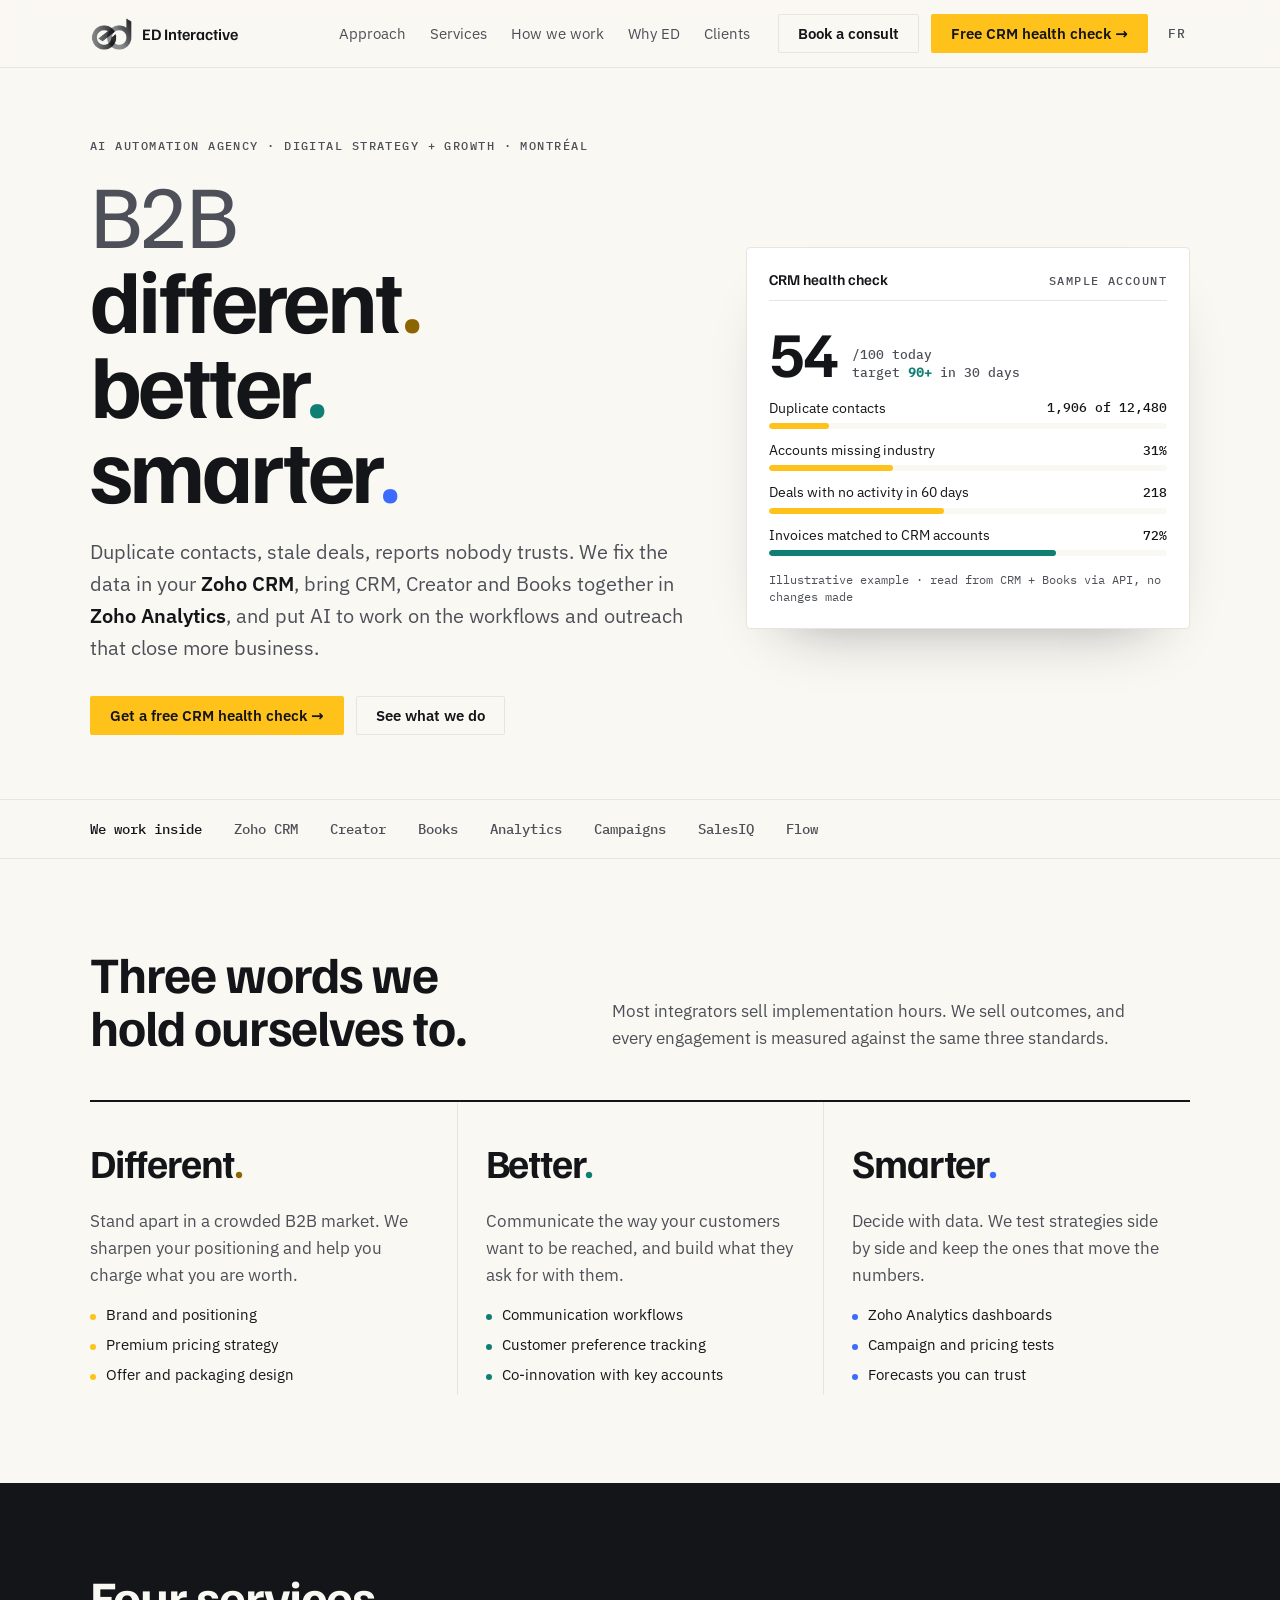
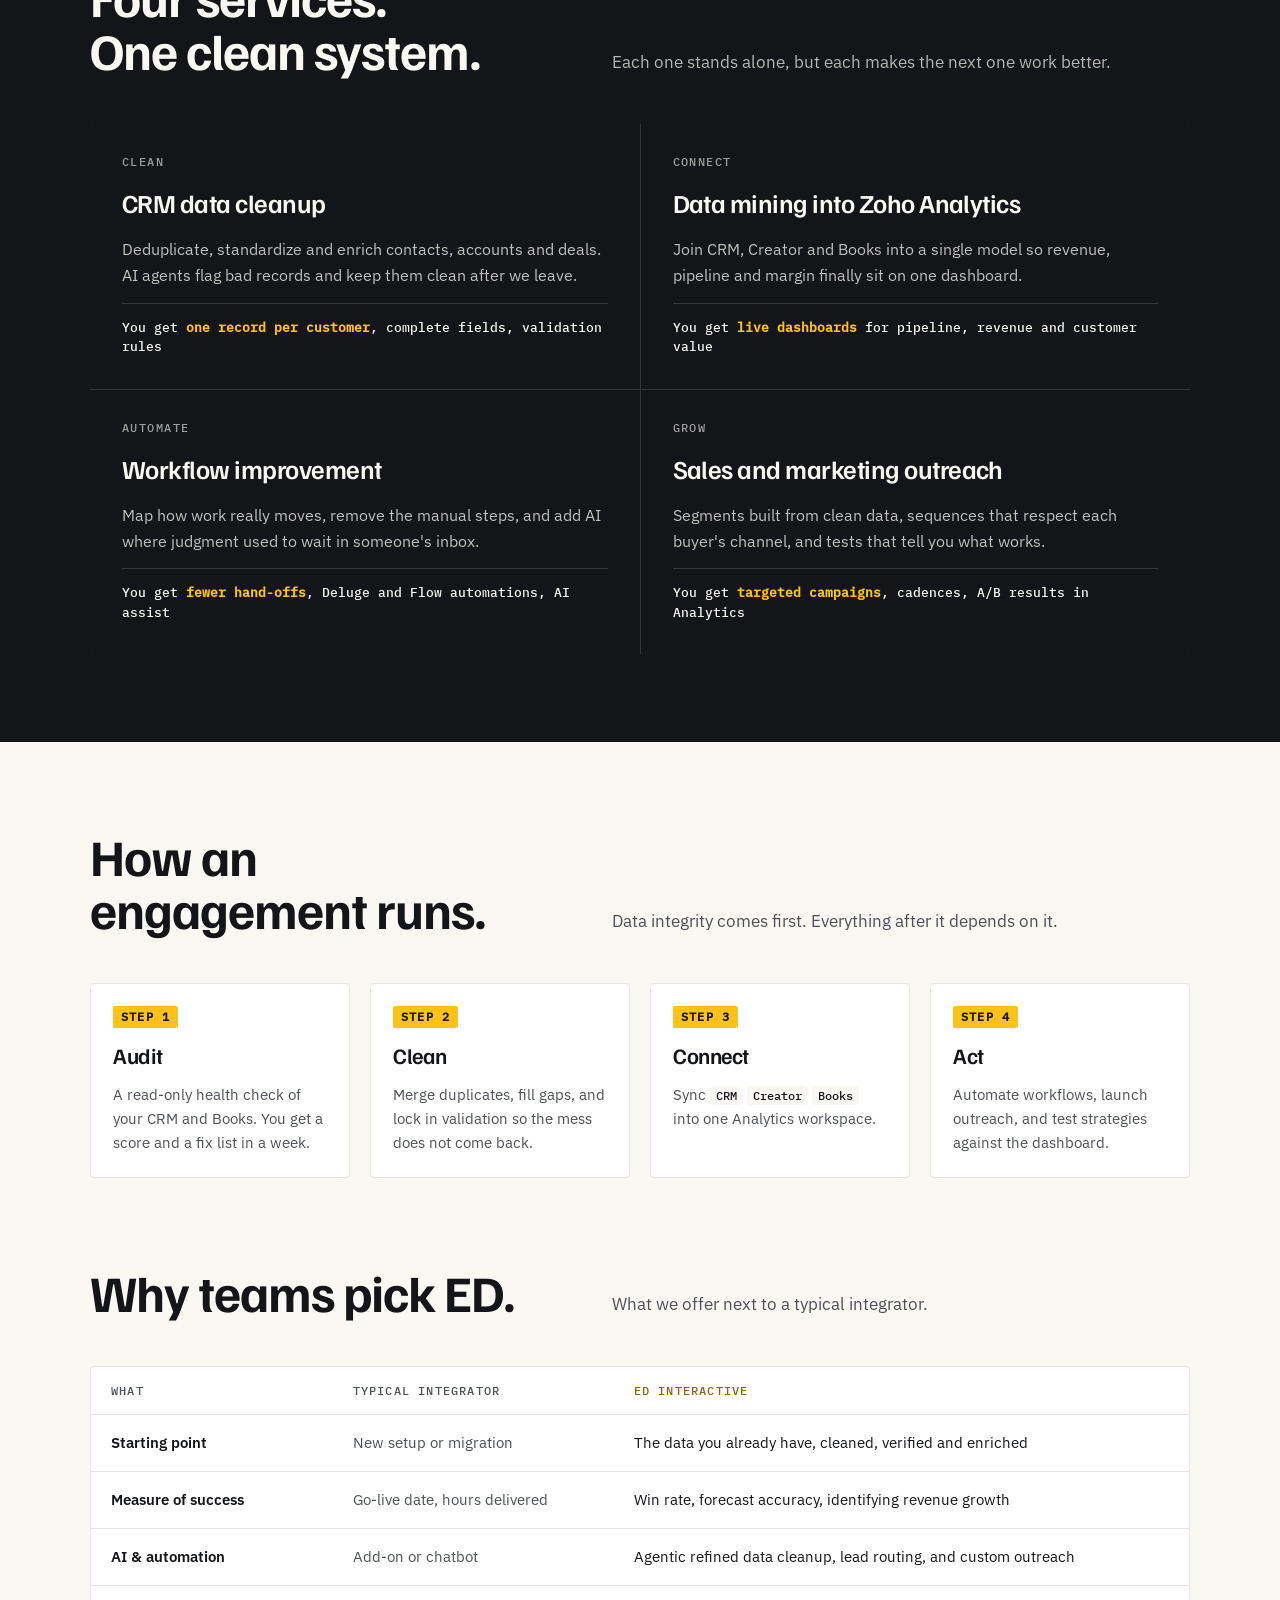
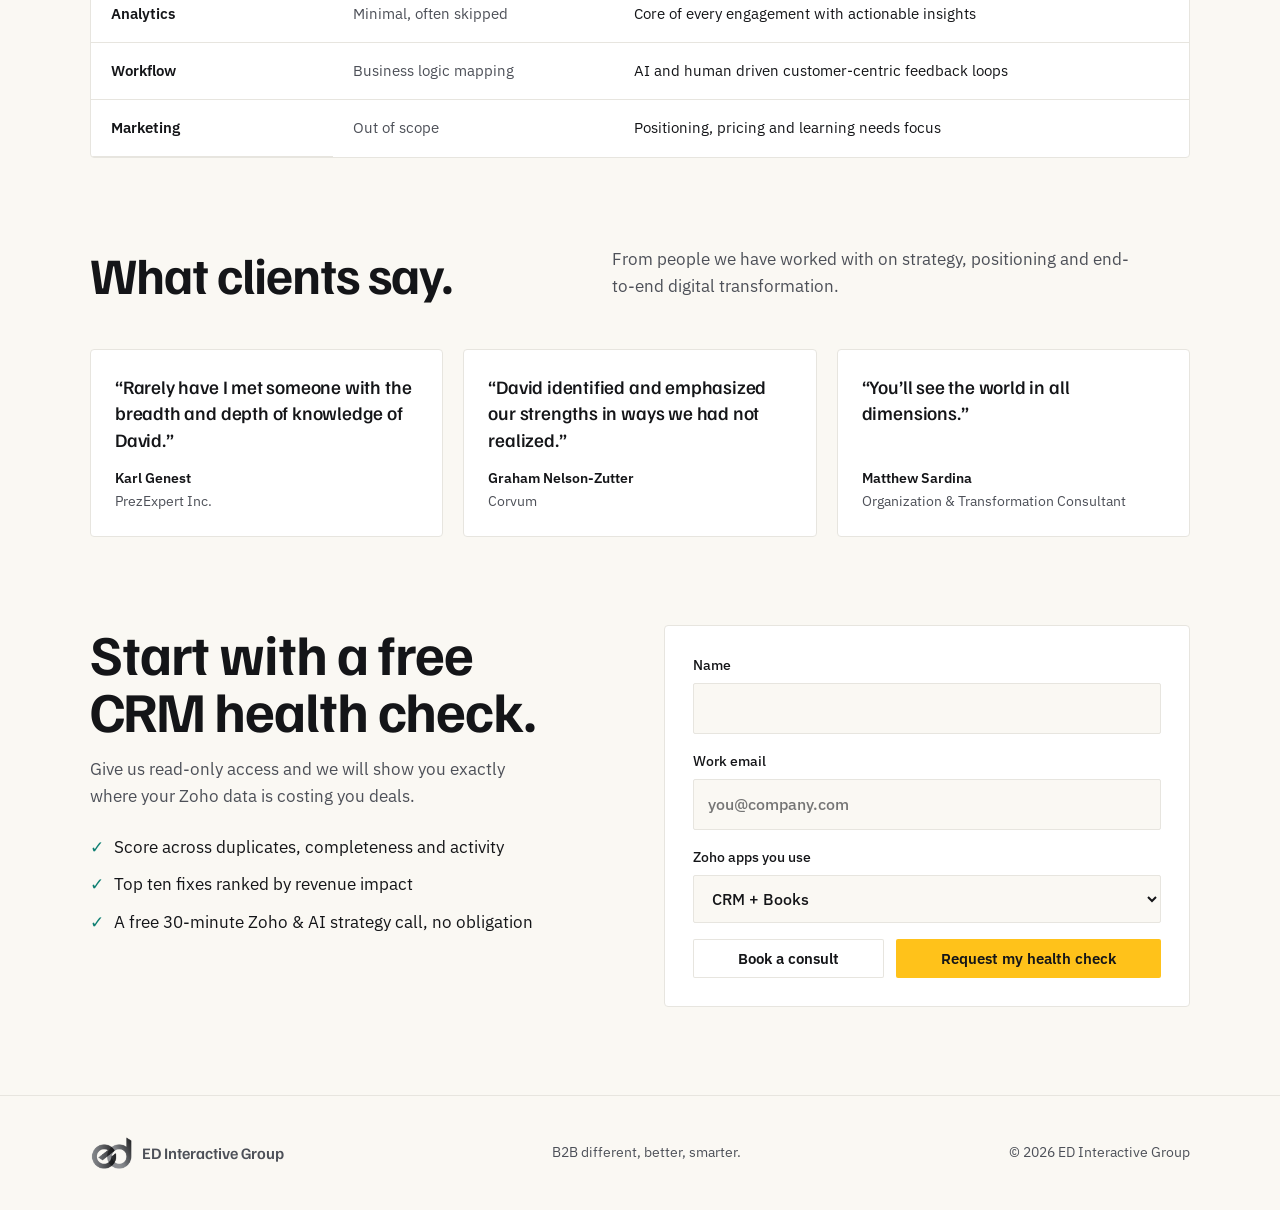
<file: index.html>
<!DOCTYPE html>
<html lang="en">
<head>
<meta charset="utf-8">
<meta name="viewport" content="width=device-width, initial-scale=1, viewport-fit=cover">
<title>ED Interactive Group | Evolving AI automation for Zoho</title>
<meta name="description" content="ED Interactive Group is an AI automation agency for Zoho. We clean CRM data, connect CRM, Creator and Books to Zoho Analytics, and automate workflows and outreach. B2B different, better, smarter.">
<link rel="canonical" href="https://edinteractive.digital/">
<link rel="alternate" hreflang="en" href="https://edinteractive.digital/">
<link rel="alternate" hreflang="fr" href="https://edinteractive.digital/fr/">
<link rel="alternate" hreflang="x-default" href="https://edinteractive.digital/">
<meta property="og:type" content="website">
<meta property="og:locale" content="en_CA">
<meta property="og:locale:alternate" content="fr_CA">
<meta property="og:title" content="ED Interactive Group | B2B different, better, smarter">
<meta property="og:description" content="ED Interactive Group is an AI automation agency for Zoho. We clean CRM data, connect CRM, Creator and Books to Zoho Analytics, and automate workflows and outreach. B2B different, better, smarter.">
<meta property="og:url" content="https://edinteractive.digital/">
<meta property="og:image" content="https://edinteractive.digital/assets/img/og.png">
<meta name="theme-color" content="#141518">
<link rel="icon" href="/favicon.ico?v=2" sizes="any">
<link rel="icon" type="image/png" sizes="32x32" href="/assets/img/favicon-32x32.png?v=2">
<link rel="apple-touch-icon" href="/assets/img/apple-touch-icon-180x180.png?v=2">
<link rel="preload" href="/assets/fonts/familjen-grotesk.woff2" as="font" type="font/woff2" crossorigin>
<link rel="preload" href="/assets/fonts/ibm-plex-sans.woff2" as="font" type="font/woff2" crossorigin>
<link rel="stylesheet" href="/assets/css/site.css?v=9">
<script type="application/ld+json">{"@context":"https://schema.org","@type":"ProfessionalService","name":"ED Interactive Group","url":"https://edinteractive.digital/","slogan":"B2B different, better, smarter","telephone":"+1-514-705-3744","areaServed":"CA","sameAs":["https://edinteractivegroup.com/"]}</script>
<script src="/assets/js/site.js?v=2" defer></script>
</head>
<body>
<header>
  <div class="wrap nav">
    <a class="brand" href="#top" aria-label="ED Interactive home"><span class="mark" role="img" aria-label="ed monogram"></span>ED Interactive</a>
    <ul>
      <li><a href="#approach">Approach</a></li>
      <li><a href="#services">Services</a></li>
      <li><a href="#process">How we work</a></li>
      <li><a href="#why">Why ED</a></li>
      <li><a href="#voices">Clients</a></li>
    </ul>
    <a class="btn btn-ghost nav-consult" href="/book/">Book a consult</a>
    <a class="btn btn-primary" href="/health-check/"><span class="nav-full">Free CRM health check →</span><span class="nav-short">Health check</span></a>
    <a class="nav-lang" href="/fr/" hreflang="fr" lang="fr" title="Français">FR</a>
  </div>
</header>

<main id="top">
  <div class="wrap hero">
    <div>
      <p class="eyebrow">AI automation agency · Digital strategy + growth · Montréal</p>
      <h1 class="tagline"><span class="b2b">B2B</span><span>different<em>.</em></span><span>better<em class="b">.</em></span><span>smarter<em class="s">.</em></span></h1>
      <p class="lede">Duplicate contacts, stale deals, reports nobody trusts. We fix the data in your <strong>Zoho CRM</strong>, bring CRM, Creator and Books together in <strong>Zoho Analytics</strong>, and put AI to work on the workflows and outreach that close more business.</p>
      <div class="cta-row">
        <a class="btn btn-primary" href="/health-check/">Get a free CRM health check →</a>
        <a class="btn btn-ghost" href="#services">See what we do</a>
      </div>
    </div>

    <aside class="panel" aria-label="Sample CRM health check">
      <div class="panel-head"><b>CRM health check</b><span class="eyebrow">Sample account</span></div>
      <div class="score"><span class="num">54</span><span class="to">/100 today<br>target <b>90+</b> in 30 days</span></div>
      <div class="rows">
        <div class="row"><span>Duplicate contacts</span><span class="v">1,906 of 12,480</span><span class="bar"><i class="w15"></i></span></div>
        <div class="row"><span>Accounts missing industry</span><span class="v">31%</span><span class="bar"><i class="w31"></i></span></div>
        <div class="row"><span>Deals with no activity in 60 days</span><span class="v">218</span><span class="bar"><i class="w44"></i></span></div>
        <div class="row"><span>Invoices matched to CRM accounts</span><span class="v">72%</span><span class="bar"><i class="ok w72"></i></span></div>
      </div>
      <p class="panel-foot">Illustrative example · read from CRM + Books via API, no changes made</p>
    </aside>
  </div>

  <div class="apps"><div class="wrap">
    <span>We work inside</span><span>Zoho CRM</span><span>Creator</span><span>Books</span><span>Analytics</span><span>Campaigns</span><span>SalesIQ</span><span>Flow</span>
  </div></div>

  <section id="approach">
    <div class="wrap">
      <div class="sec-head">
        <h2>Three words we hold ourselves to.</h2>
        <p>Most integrators sell implementation hours. We sell outcomes, and every engagement is measured against the same three standards.</p>
      </div>
      <div class="pillars">
        <article class="pillar">
          <h3>Different<em>.</em></h3>
          <p>Stand apart in a crowded B2B market. We sharpen your positioning and help you charge what you are worth.</p>
          <ul><li>Brand and positioning</li><li>Premium pricing strategy</li><li>Offer and packaging design</li></ul>
        </article>
        <article class="pillar better">
          <h3>Better<em>.</em></h3>
          <p>Communicate the way your customers want to be reached, and build what they ask for with them.</p>
          <ul><li>Communication workflows</li><li>Customer preference tracking</li><li>Co-innovation with key accounts</li></ul>
        </article>
        <article class="pillar smarter">
          <h3>Smarter<em>.</em></h3>
          <p>Decide with data. We test strategies side by side and keep the ones that move the numbers.</p>
          <ul><li>Zoho Analytics dashboards</li><li>Campaign and pricing tests</li><li>Forecasts you can trust</li></ul>
        </article>
      </div>
    </div>
  </section>

  <section id="services" class="services">
    <div class="wrap">
      <div class="sec-head">
        <h2>Four services. One clean system.</h2>
        <p>Each one stands alone, but each makes the next one work better.</p>
      </div>
      <div class="svc-grid">
        <article class="svc">
          <span class="eyebrow">Clean</span>
          <h3>CRM data cleanup</h3>
          <p>Deduplicate, standardize and enrich contacts, accounts and deals. AI agents flag bad records and keep them clean after we leave.</p>
          <p class="out">You get <b>one record per customer</b>, complete fields, validation rules</p>
        </article>
        <article class="svc">
          <span class="eyebrow">Connect</span>
          <h3>Data mining into Zoho Analytics</h3>
          <p>Join CRM, Creator and Books into a single model so revenue, pipeline and margin finally sit on one dashboard.</p>
          <p class="out">You get <b>live dashboards</b> for pipeline, revenue and customer value</p>
        </article>
        <article class="svc">
          <span class="eyebrow">Automate</span>
          <h3>Workflow improvement</h3>
          <p>Map how work really moves, remove the manual steps, and add AI where judgment used to wait in someone's inbox.</p>
          <p class="out">You get <b>fewer hand-offs</b>, Deluge and Flow automations, AI assist</p>
        </article>
        <article class="svc">
          <span class="eyebrow">Grow</span>
          <h3>Sales and marketing outreach</h3>
          <p>Segments built from clean data, sequences that respect each buyer's channel, and tests that tell you what works.</p>
          <p class="out">You get <b>targeted campaigns</b>, cadences, A/B results in Analytics</p>
        </article>
      </div>
    </div>
  </section>

  <section id="process">
    <div class="wrap">
      <div class="sec-head">
        <h2>How an engagement runs.</h2>
        <p>Data integrity comes first. Everything after it depends on it.</p>
      </div>
      <div class="flow">
        <div class="step"><h3>Audit</h3><p>A read-only health check of your CRM and Books. You get a score and a fix list in a week.</p></div>
        <div class="step"><h3>Clean</h3><p>Merge duplicates, fill gaps, and lock in validation so the mess does not come back.</p></div>
        <div class="step"><h3>Connect</h3><p>Sync <code>CRM</code> <code>Creator</code> <code>Books</code> into one Analytics workspace.</p></div>
        <div class="step"><h3>Act</h3><p>Automate workflows, launch outreach, and test strategies against the dashboard.</p></div>
      </div>
    </div>
  </section>

  <section id="why" class="flush-top">
    <div class="wrap">
      <div class="sec-head">
        <h2>Why teams pick ED.</h2>
        <p>What we offer next to a typical integrator.</p>
      </div>
      <div class="compare">
        <table>
          <thead><tr><th scope="col">What</th><th scope="col">Typical integrator</th><th scope="col">ED Interactive</th></tr></thead>
          <tbody>
            <tr><th scope="row">Starting point</th><td>New setup or migration</td><td>The data you already have, cleaned, verified and enriched</td></tr>
            <tr><th scope="row">Measure of success</th><td>Go-live date, hours delivered</td><td>Win rate, forecast accuracy, identifying revenue growth</td></tr>
            <tr><th scope="row">AI &amp; automation</th><td>Add-on or chatbot</td><td>Agentic refined data cleanup, lead routing, and custom outreach</td></tr>
            <tr><th scope="row">Analytics</th><td>Minimal, often skipped</td><td>Core of every engagement with actionable insights</td></tr>
            <tr><th scope="row">Workflow</th><td>Business logic mapping</td><td>AI and human driven customer-centric feedback loops</td></tr>
            <tr><th scope="row">Marketing</th><td>Out of scope</td><td>Positioning, pricing and learning needs focus</td></tr>
          </tbody>
        </table>
      </div>
    </div>
  </section>

  <section id="voices" class="flush-top">
    <div class="wrap">
      <div class="sec-head">
        <h2>What clients say.</h2>
        <p>From people we have worked with on strategy, positioning and end-to-end digital transformation.</p>
      </div>
      <div class="voices">
        <figure class="voice"><blockquote>&ldquo;Rarely have I met someone with the breadth and depth of knowledge of David.&rdquo;</blockquote><figcaption><b>Karl Genest</b>PrezExpert Inc.</figcaption></figure>
        <figure class="voice"><blockquote>&ldquo;David identified and emphasized our strengths in ways we had not realized.&rdquo;</blockquote><figcaption><b>Graham Nelson-Zutter</b>Corvum</figcaption></figure>
        <figure class="voice"><blockquote>&ldquo;You&rsquo;ll see the world in all dimensions.&rdquo;</blockquote><figcaption><b>Matthew Sardina</b>Organization &amp; Transformation Consultant</figcaption></figure>
      </div>
    </div>
  </section>

  <section id="start" class="flush-top">
    <div class="wrap closer">
      <div>
        <h2>Start with a free CRM health check.</h2>
        <p>Give us read-only access and we will show you exactly where your Zoho data is costing you deals.</p>
        <ul class="checks">
          <li>Score across duplicates, completeness and activity</li>
          <li>Top ten fixes ranked by revenue impact</li>
          <li>A free 30-minute Zoho &amp; AI strategy call, no obligation</li>
        </ul>
      </div>
      <form id="hc-form" novalidate>
        <label>Name<input id="hc-name" type="text" name="name" autocomplete="name"></label>
        <label>Work email<input id="hc-email" name="email" type="email" autocomplete="email" placeholder="you@company.com"></label>
        <label>Zoho apps you use
          <select id="hc-apps" name="apps"><option>Not on Zoho yet</option><option>CRM only</option><option selected>CRM + Books</option><option>CRM + Creator + Books</option><option>Zoho One</option><option value="Other">Other</option></select>
        </label>
        <label id="hc-other-wrap" hidden>Ok, which one?
          <input id="hc-other" name="apps_other" type="text" placeholder="e.g. Desk, Campaigns, Inventory">
        </label>
        <div class="form-actions">
          <a class="btn btn-ghost" href="/book/">Book a consult</a>
          <button class="btn btn-primary" type="submit">Request my health check</button>
        </div>
      </form>
    </div>
  </section>
</main>

<footer>
  <div class="wrap">
    <a class="brand" href="#top"><span class="mark" aria-hidden="true"></span>ED Interactive Group</a>
    <span>B2B different, better, smarter.</span>
    <span>© 2026 ED Interactive Group</span>
  </div>
</footer>
</body>
</html>
</file>
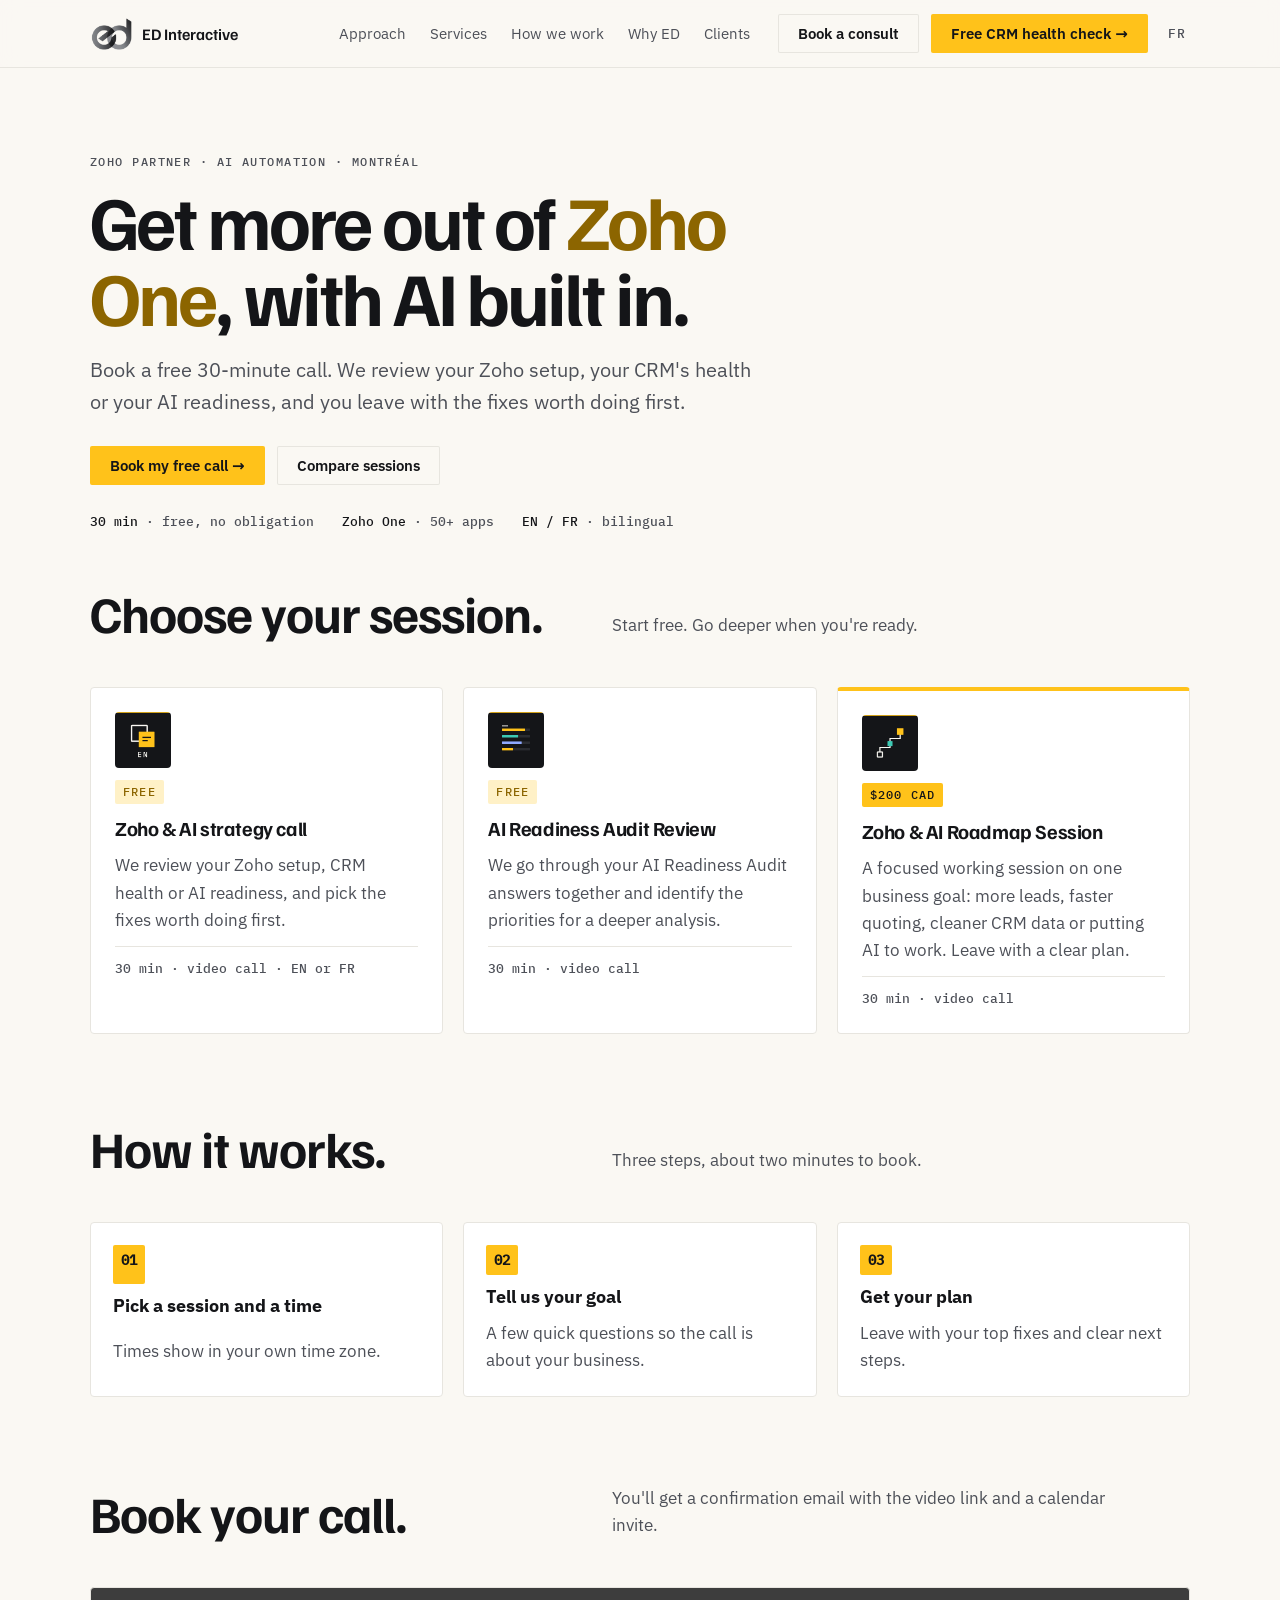
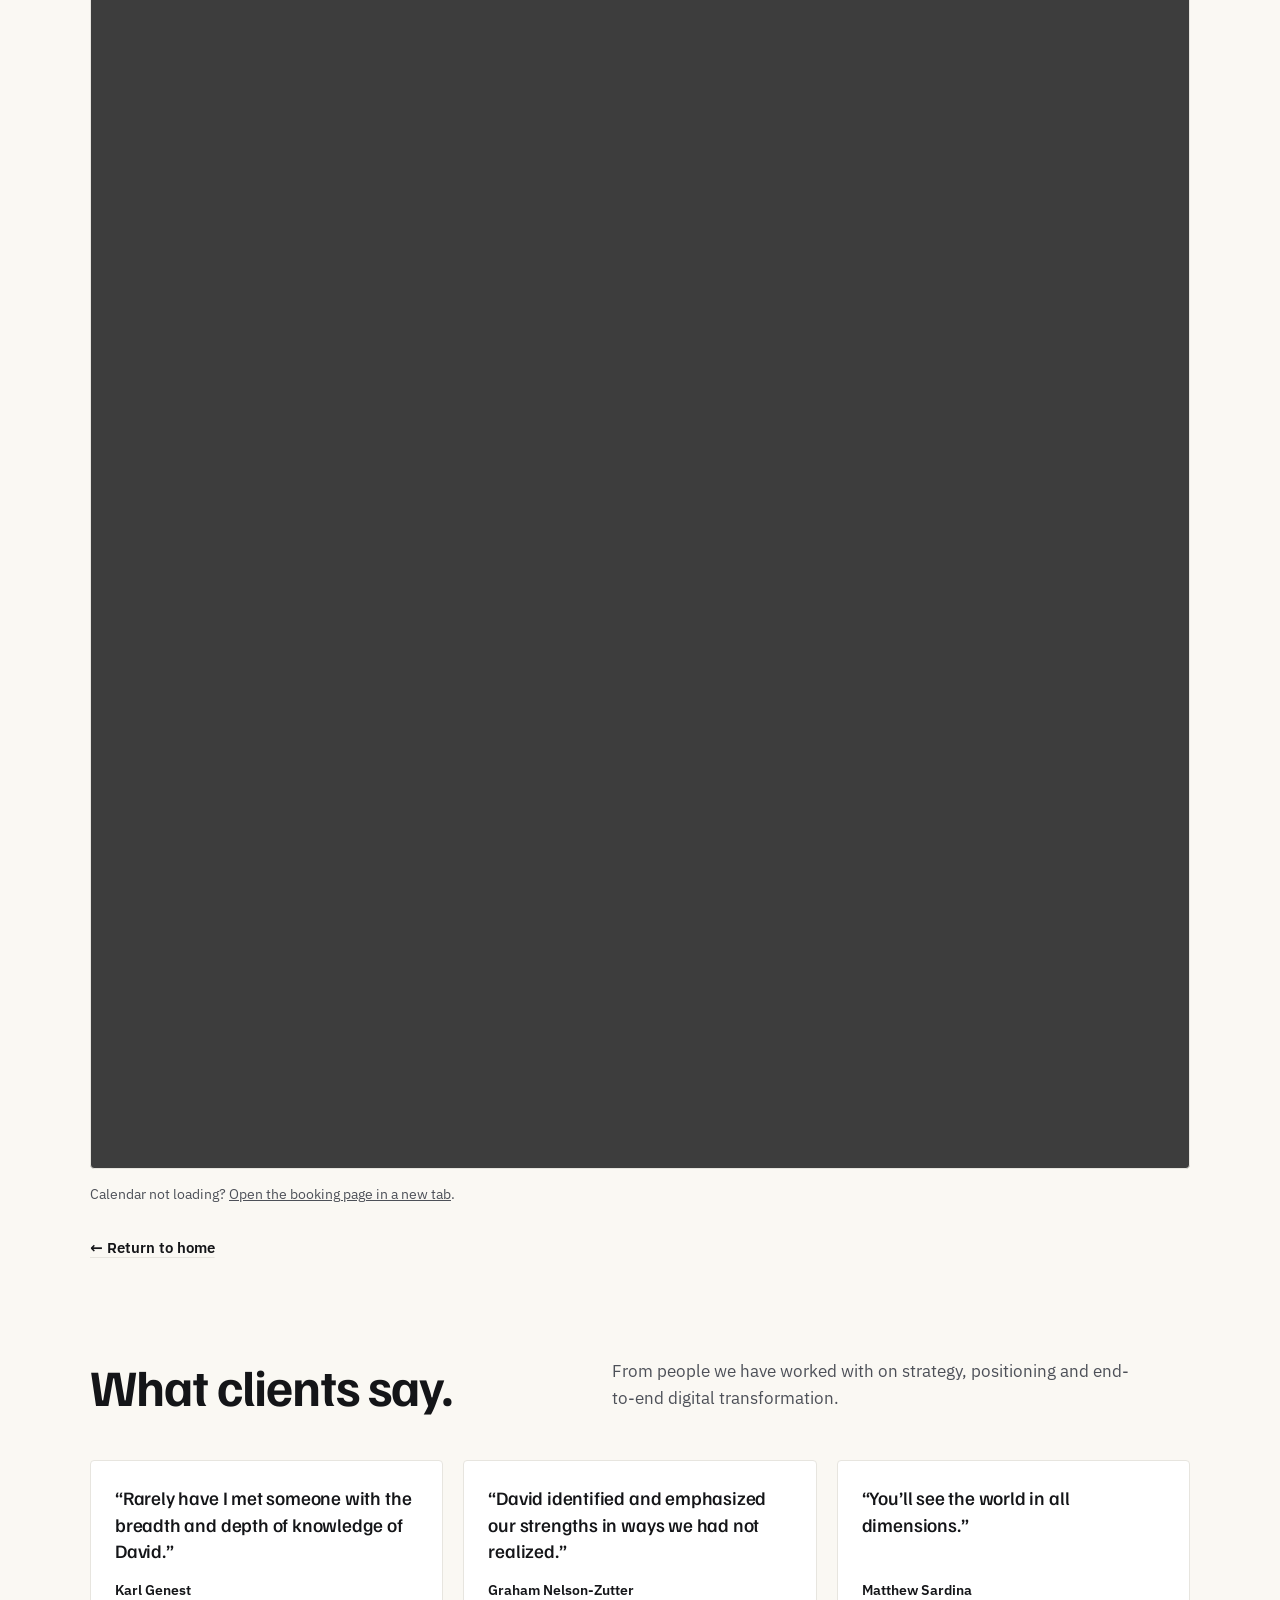
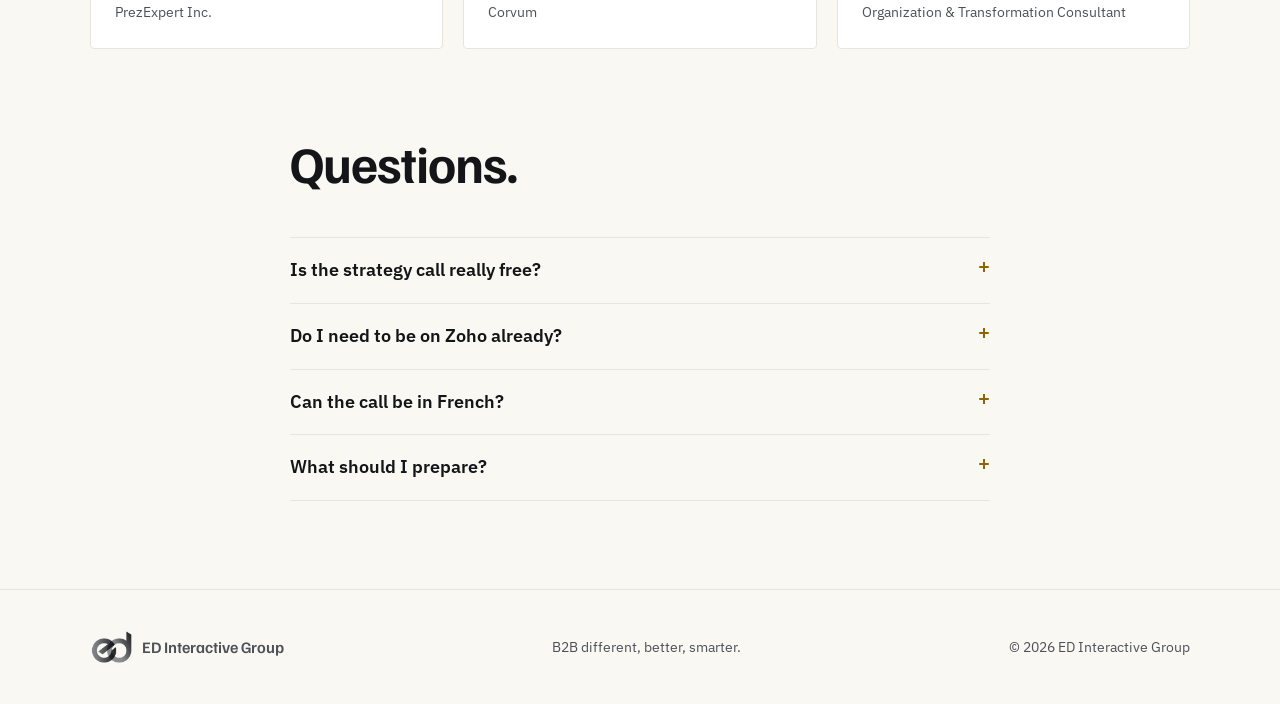
<file: book/index.html>
<!DOCTYPE html>
<html lang="en">
<head>
<meta charset="utf-8">
<meta name="viewport" content="width=device-width, initial-scale=1, viewport-fit=cover">
<title>Book a call | ED Interactive Group</title>
<meta name="description" content="Book a free 30-minute Zoho &amp; AI strategy call with ED Interactive Group, a Zoho Partner. Leave with the fixes worth doing first. In English or French.">
<link rel="canonical" href="https://edinteractive.digital/book/">
<link rel="alternate" hreflang="en" href="https://edinteractive.digital/book/">
<link rel="alternate" hreflang="fr" href="https://edinteractive.digital/fr/reserver/">
<link rel="alternate" hreflang="x-default" href="https://edinteractive.digital/book/">
<meta property="og:type" content="website">
<meta property="og:locale" content="en_CA">
<meta property="og:locale:alternate" content="fr_CA">
<meta property="og:title" content="Book a call | ED Interactive Group">
<meta property="og:description" content="A free 30-minute Zoho &amp; AI strategy call. Leave with the fixes worth doing first.">
<meta property="og:url" content="https://edinteractive.digital/book/">
<meta property="og:image" content="https://edinteractive.digital/assets/img/og.png">
<meta name="theme-color" content="#141518">
<link rel="icon" href="/favicon.ico?v=2" sizes="any">
<link rel="icon" type="image/png" sizes="32x32" href="/assets/img/favicon-32x32.png?v=2">
<link rel="apple-touch-icon" href="/assets/img/apple-touch-icon-180x180.png?v=2">
<link rel="preload" href="/assets/fonts/familjen-grotesk.woff2" as="font" type="font/woff2" crossorigin>
<link rel="preload" href="/assets/fonts/ibm-plex-sans.woff2" as="font" type="font/woff2" crossorigin>
<link rel="stylesheet" href="/assets/css/site.css?v=9">
<link rel="stylesheet" href="/assets/css/book.css?v=2">
<script src="/assets/js/book.js?v=1" defer></script>
</head>
<body>
<header>
  <div class="wrap nav">
    <a class="brand" href="/" aria-label="ED Interactive home"><span class="mark" role="img" aria-label="ed monogram"></span>ED Interactive</a>
    <ul>
      <li><a href="/#approach">Approach</a></li>
      <li><a href="/#services">Services</a></li>
      <li><a href="/#process">How we work</a></li>
      <li><a href="/#why">Why ED</a></li>
      <li><a href="/#voices">Clients</a></li>
    </ul>
    <a class="btn btn-ghost nav-consult" href="#book">Book a consult</a>
    <a class="btn btn-primary" href="/health-check/"><span class="nav-full">Free CRM health check →</span><span class="nav-short">Health check</span></a>
    <a class="nav-lang" href="/fr/reserver/" hreflang="fr" lang="fr" title="Français">FR</a>
  </div>
</header>

<main id="top">
  <section class="bkg-hero">
    <div class="wrap">
      <p class="eyebrow">Zoho Partner · AI automation · Montréal</p>
      <h1>Get more out of <em>Zoho One</em>, with AI built in.</h1>
      <p class="lede">Book a free 30-minute call. We review your Zoho setup, your CRM's health or your AI readiness, and you leave with the fixes worth doing first.</p>
      <div class="cta-row">
        <a class="btn btn-primary" href="#book">Book my free call →</a>
        <a class="btn btn-ghost" href="#sessions">Compare sessions</a>
      </div>
      <ul class="bkg-facts">
        <li><b>30 min</b> · free, no obligation</li>
        <li><b>Zoho One</b> · 50+ apps</li>
        <li><b>EN / FR</b> · bilingual</li>
      </ul>
    </div>
  </section>

  <section id="sessions" class="flush-top">
    <div class="wrap">
      <div class="sec-head">
        <h2>Choose your session.</h2>
        <p>Start free. Go deeper when you're ready.</p>
      </div>
      <div class="bkg-sessions">
        <a class="bkg-session" href="#book">
          <img src="/assets/img/brand/services/v2/free-strategy-call-en.png" alt="" width="56" height="56">
          <span class="bkg-tag">Free</span>
          <h3>Zoho &amp; AI strategy call</h3>
          <p>We review your Zoho setup, CRM health or AI readiness, and pick the fixes worth doing first.</p>
          <span class="bkg-meta">30 min · video call · EN or FR</span>
        </a>
        <a class="bkg-session" href="#book">
          <img src="/assets/img/brand/services/v2/ai-readiness-audit-review.png" alt="" width="56" height="56">
          <span class="bkg-tag">Free</span>
          <h3>AI Readiness Audit Review</h3>
          <p>We go through your AI Readiness Audit answers together and identify the priorities for a deeper analysis.</p>
          <span class="bkg-meta">30 min · video call</span>
        </a>
        <a class="bkg-session paid" href="#book">
          <img src="/assets/img/brand/services/v2/zoho-ai-roadmap-session.png" alt="" width="56" height="56">
          <span class="bkg-tag">$200 CAD</span>
          <h3>Zoho &amp; AI Roadmap Session</h3>
          <p>A focused working session on one business goal: more leads, faster quoting, cleaner CRM data or putting AI to work. Leave with a clear plan.</p>
          <span class="bkg-meta">30 min · video call</span>
        </a>
      </div>
    </div>
  </section>

  <section id="how" class="flush-top">
    <div class="wrap">
      <div class="sec-head">
        <h2>How it works.</h2>
        <p>Three steps, about two minutes to book.</p>
      </div>
      <ol class="bkg-steps">
        <li><b>Pick a session and a time</b><span>Times show in your own time zone.</span></li>
        <li><b>Tell us your goal</b><span>A few quick questions so the call is about your business.</span></li>
        <li><b>Get your plan</b><span>Leave with your top fixes and clear next steps.</span></li>
      </ol>
    </div>
  </section>

  <section id="book" class="flush-top">
    <div class="wrap">
      <div class="sec-head">
        <h2>Book your call.</h2>
        <p>You'll get a confirmation email with the video link and a calendar invite.</p>
      </div>
      <div class="bkg-embed">
        <iframe src="https://bookings.edinteractive.digital/portal-embed#/scheduler" title="Book a call with ED Interactive Group" loading="lazy" referrerpolicy="strict-origin-when-cross-origin"></iframe>
      </div>
      <p class="bkg-fallback">Calendar not loading? <a href="https://bookings.edinteractive.digital/" target="_blank" rel="noopener">Open the booking page in a new tab</a>.</p>
      <p class="bkg-home"><a href="/">← Return to home</a></p>
    </div>
  </section>

  <section id="voices" class="flush-top">
    <div class="wrap">
      <div class="sec-head">
        <h2>What clients say.</h2>
        <p>From people we have worked with on strategy, positioning and end-to-end digital transformation.</p>
      </div>
      <div class="voices">
        <figure class="voice"><blockquote>&ldquo;Rarely have I met someone with the breadth and depth of knowledge of David.&rdquo;</blockquote><figcaption><b>Karl Genest</b>PrezExpert Inc.</figcaption></figure>
        <figure class="voice"><blockquote>&ldquo;David identified and emphasized our strengths in ways we had not realized.&rdquo;</blockquote><figcaption><b>Graham Nelson-Zutter</b>Corvum</figcaption></figure>
        <figure class="voice"><blockquote>&ldquo;You&rsquo;ll see the world in all dimensions.&rdquo;</blockquote><figcaption><b>Matthew Sardina</b>Organization &amp; Transformation Consultant</figcaption></figure>
      </div>
    </div>
  </section>

  <section id="faq" class="flush-top">
    <div class="wrap bkg-faq">
      <div class="sec-head"><h2>Questions.</h2></div>
      <details><summary>Is the strategy call really free?</summary><p>Yes. 30 minutes, no obligation. If there's a fit, we suggest next steps; if not, you keep the advice.</p></details>
      <details><summary>Do I need to be on Zoho already?</summary><p>No. We help teams already on Zoho One and teams deciding whether it's right for them.</p></details>
      <details><summary>Can the call be in French?</summary><p>Yes. Book the French session, or tell us in the booking form.</p></details>
      <details><summary>What should I prepare?</summary><p>Just your main goal or pain point. For a sharper call, take the <a href="/health-check/">free CRM health check</a> first and we'll walk through your results together.</p></details>
    </div>
  </section>
</main>

<footer>
  <div class="wrap">
    <a class="brand" href="/"><span class="mark" aria-hidden="true"></span>ED Interactive Group</a>
    <span>B2B different, better, smarter.</span>
    <span>© 2026 ED Interactive Group</span>
  </div>
</footer>
</body>
</html>
</file>
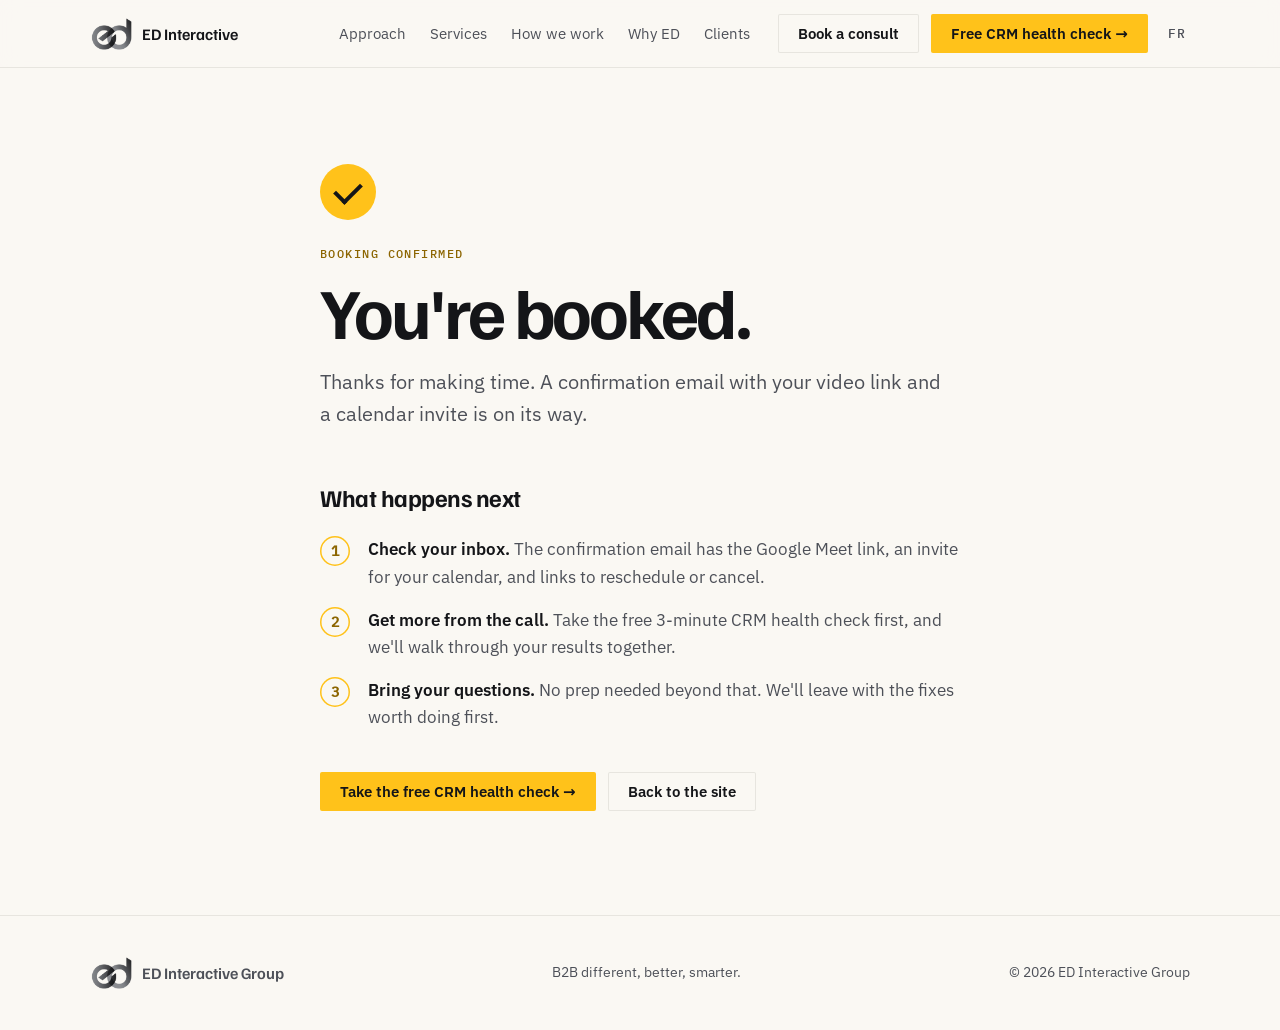
<file: booked/index.html>
<!DOCTYPE html>
<html lang="en">
<head>
<meta charset="utf-8">
<meta name="viewport" content="width=device-width, initial-scale=1, viewport-fit=cover">
<title>You're booked | ED Interactive Group</title>
<meta name="description" content="Your call with ED Interactive Group is confirmed.">
<meta name="robots" content="noindex, nofollow">
<meta name="referrer" content="no-referrer">
<link rel="canonical" href="https://edinteractive.digital/booked/">
<meta name="theme-color" content="#141518">
<link rel="icon" href="/favicon.ico?v=2" sizes="any">
<link rel="icon" type="image/png" sizes="32x32" href="/assets/img/favicon-32x32.png?v=2">
<link rel="apple-touch-icon" href="/assets/img/apple-touch-icon-180x180.png?v=2">
<link rel="preload" href="/assets/fonts/familjen-grotesk.woff2" as="font" type="font/woff2" crossorigin>
<link rel="preload" href="/assets/fonts/ibm-plex-sans.woff2" as="font" type="font/woff2" crossorigin>
<link rel="stylesheet" href="/assets/css/site.css?v=9">
<link rel="stylesheet" href="/assets/css/booked.css?v=2">
<script src="/assets/js/booked.js?v=5" defer></script>
</head>
<body>
<header>
  <div class="wrap nav">
    <a class="brand" href="/" aria-label="ED Interactive home"><span class="mark" role="img" aria-label="ed monogram"></span>ED Interactive</a>
    <ul>
      <li><a href="/#approach">Approach</a></li>
      <li><a href="/#services">Services</a></li>
      <li><a href="/#process">How we work</a></li>
      <li><a href="/#why">Why ED</a></li>
      <li><a href="/#voices">Clients</a></li>
    </ul>
    <a class="btn btn-ghost nav-consult" href="/book/">Book a consult</a>
    <a class="btn btn-primary" href="/health-check/"><span class="nav-full">Free CRM health check →</span><span class="nav-short">Health check</span></a>
    <a class="nav-lang" href="/fr/reservation-confirmee/" hreflang="fr" lang="fr" title="Français">FR</a>
  </div>
</header>

<main class="bk">
  <div class="wrap bk-wrap">
    <div class="bk-tick" aria-hidden="true"></div>
    <p class="eyebrow bk-eyebrow">Booking confirmed</p>
    <h1 class="bk-title">You're booked<span data-bk-name></span>.</h1>
    <p class="bk-lede">Thanks for making time. A confirmation email with your video link and a calendar invite is on its way.</p>

    <dl class="bk-card" data-bk-card hidden>
      <div data-bk-row="service"><dt>Session</dt><dd></dd></div>
      <div data-bk-row="staff"><dt>With</dt><dd></dd></div>
      <div data-bk-row="when"><dt>When</dt><dd></dd></div>
      <div data-bk-row="tz"><dt>Time zone</dt><dd></dd></div>
      <div data-bk-row="id"><dt>Booking ID</dt><dd></dd></div>
    </dl>

    <section class="bk-next" aria-labelledby="bk-next-h">
      <h2 id="bk-next-h">What happens next</h2>
      <ol>
        <li><b>Check your inbox.</b> The confirmation email has the Google Meet link, an invite for your calendar, and links to reschedule or cancel.</li>
        <li><b>Get more from the call.</b> Take the free 3-minute CRM health check first, and we'll walk through your results together.</li>
        <li><b>Bring your questions.</b> No prep needed beyond that. We'll leave with the fixes worth doing first.</li>
      </ol>
    </section>

    <div class="bk-actions">
      <a class="btn btn-primary" href="/health-check/">Take the free CRM health check →</a>
      <a class="btn btn-ghost" href="/">Back to the site</a>
    </div>
  </div>
</main>

<footer>
  <div class="wrap">
    <a class="brand" href="/"><span class="mark" aria-hidden="true"></span>ED Interactive Group</a>
    <span>B2B different, better, smarter.</span>
    <span>© 2026 ED Interactive Group</span>
  </div>
</footer>
</body>
</html>
</file>
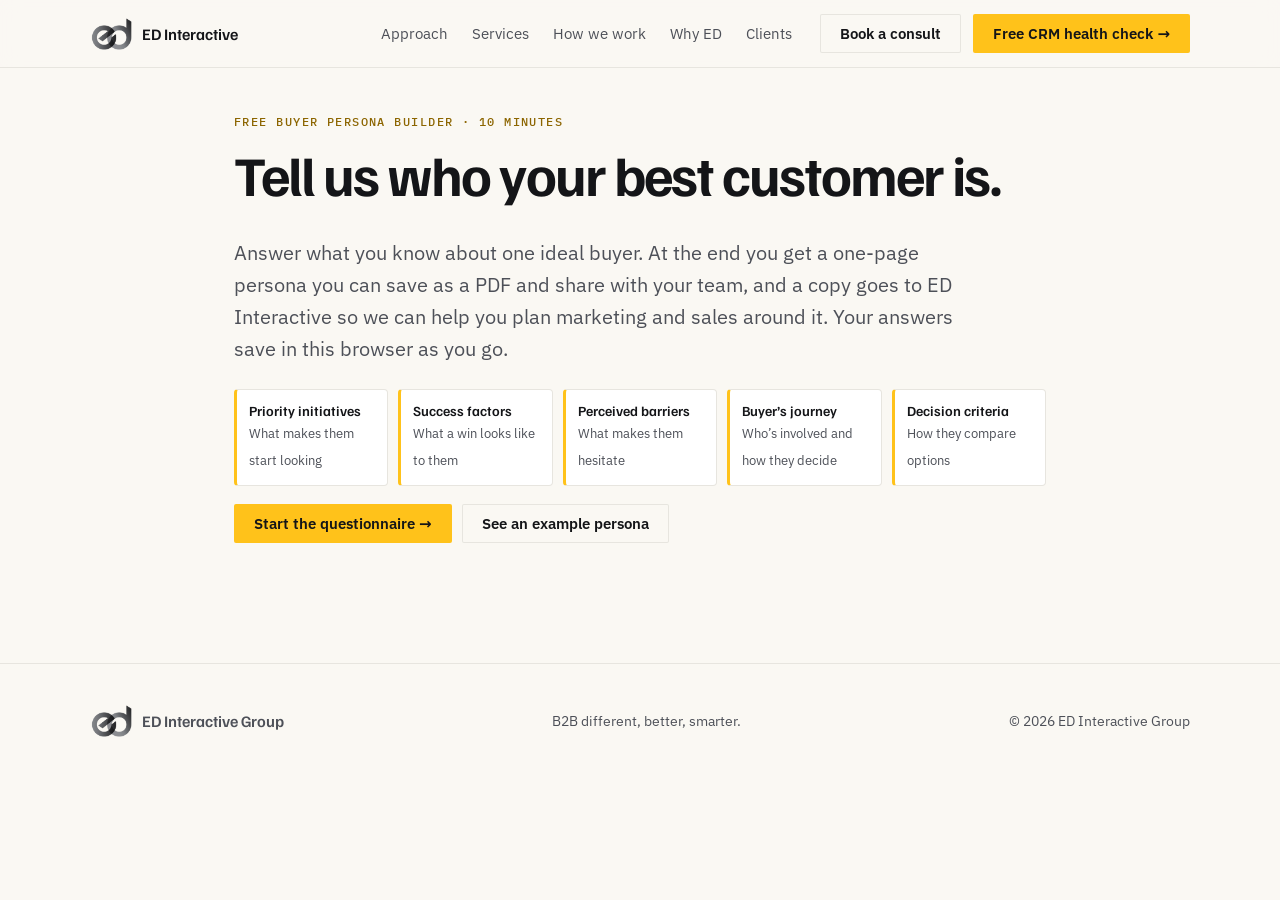
<file: buyer-persona/index.html>
<!DOCTYPE html>
<html lang="en">
<head>
<meta charset="utf-8">
<meta name="viewport" content="width=device-width, initial-scale=1, viewport-fit=cover">
<title>Free buyer persona builder | ED Interactive Group</title>
<meta name="description" content="Build a one-page buyer persona in about 10 minutes: goals, pain points, buying triggers, decision criteria and where to reach them. Free, from ED Interactive Group.">
<link rel="canonical" href="https://edinteractive.digital/buyer-persona/">
<meta property="og:type" content="website">
<meta property="og:title" content="Free buyer persona builder | ED Interactive Group">
<meta property="og:description" content="Tell us who your best customer is and get a one-page buyer persona you can download and share with your team.">
<meta property="og:url" content="https://edinteractive.digital/buyer-persona/">
<meta property="og:image" content="https://edinteractive.digital/assets/img/og.png">
<!-- Cloudflare Turnstile site key (public), same widget as the health check. Secret: TURNSTILE_SECRET in Pages. -->
<meta name="turnstile-sitekey" content="0x4AAAAAAFTg4JlPA7Wq3ATB">
<meta name="theme-color" content="#141518">
<link rel="icon" href="/favicon.ico?v=2" sizes="any">
<link rel="icon" type="image/png" sizes="32x32" href="/assets/img/favicon-32x32.png?v=2">
<link rel="apple-touch-icon" href="/assets/img/apple-touch-icon-180x180.png?v=2">
<link rel="preload" href="/assets/fonts/familjen-grotesk.woff2" as="font" type="font/woff2" crossorigin>
<link rel="preload" href="/assets/fonts/ibm-plex-sans.woff2" as="font" type="font/woff2" crossorigin>
<link rel="stylesheet" href="/assets/css/site.css?v=8">
<link rel="stylesheet" href="/assets/css/persona.css?v=1">
<script src="/assets/js/persona.js?v=1" defer></script>
</head>
<body>
<header>
  <div class="wrap nav">
    <a class="brand" href="https://edinteractive.digital/" aria-label="ED Interactive home"><span class="mark" role="img" aria-label="ed monogram"></span>ED Interactive</a>
    <ul>
      <li><a href="https://edinteractive.digital/#approach">Approach</a></li>
      <li><a href="https://edinteractive.digital/#services">Services</a></li>
      <li><a href="https://edinteractive.digital/#process">How we work</a></li>
      <li><a href="https://edinteractive.digital/#why">Why ED</a></li>
      <li><a href="https://edinteractive.digital/#voices">Clients</a></li>
    </ul>
    <a class="btn btn-ghost nav-consult" href="https://bookings.edinteractive.digital/meetwithed30min" target="_blank" rel="noopener">Book a consult</a>
    <a class="btn btn-primary" href="https://edinteractive.digital/health-check/">Free CRM health check →</a>
  </div>
</header>

<main class="bp" id="top">
  <section class="bp-intro" id="intro">
    <p class="eyebrow">Free buyer persona builder · 10 minutes</p>
    <h1>Tell us who your best customer is.</h1>
    <p class="lede">Answer what you know about one ideal buyer. At the end you get a one-page persona you can save as a PDF and share with your team, and a copy goes to ED Interactive so we can help you plan marketing and sales around it. Your answers save in this browser as you go.</p>
    <div class="bp-rings" role="group" aria-label="What the persona covers">
      <div class="bp-ring"><b>Priority initiatives</b><small>What makes them start looking</small></div>
      <div class="bp-ring"><b>Success factors</b><small>What a win looks like to them</small></div>
      <div class="bp-ring"><b>Perceived barriers</b><small>What makes them hesitate</small></div>
      <div class="bp-ring"><b>Buyer’s journey</b><small>Who’s involved and how they decide</small></div>
      <div class="bp-ring"><b>Decision criteria</b><small>How they compare options</small></div>
    </div>
    <div class="bp-row">
      <button class="btn btn-primary" id="start" type="button">Start the questionnaire →</button>
      <button class="btn btn-ghost" id="example" type="button">See an example persona</button>
    </div>
    <p class="saved" id="saved" aria-live="polite"></p>
  </section>

  <div id="app" hidden>
    <nav class="bp-rail" aria-label="Questionnaire steps">
      <div class="bp-steps" id="steps"></div>
      <div class="bp-bar"><i id="bar"></i></div>
    </nav>
    <form id="form" class="bp-panel" novalidate><button type="submit" hidden>Continue</button></form>
  </div>

  <div id="result" hidden></div>
</main>
<div class="bp-toast" id="toast" hidden role="status"></div>

<footer>
  <div class="wrap">
    <a class="brand" href="https://edinteractive.digital/"><span class="mark" aria-hidden="true"></span>ED Interactive Group</a>
    <span>B2B different, better, smarter.</span>
    <span>© 2026 ED Interactive Group</span>
  </div>
</footer>
</body>
</html>
</file>
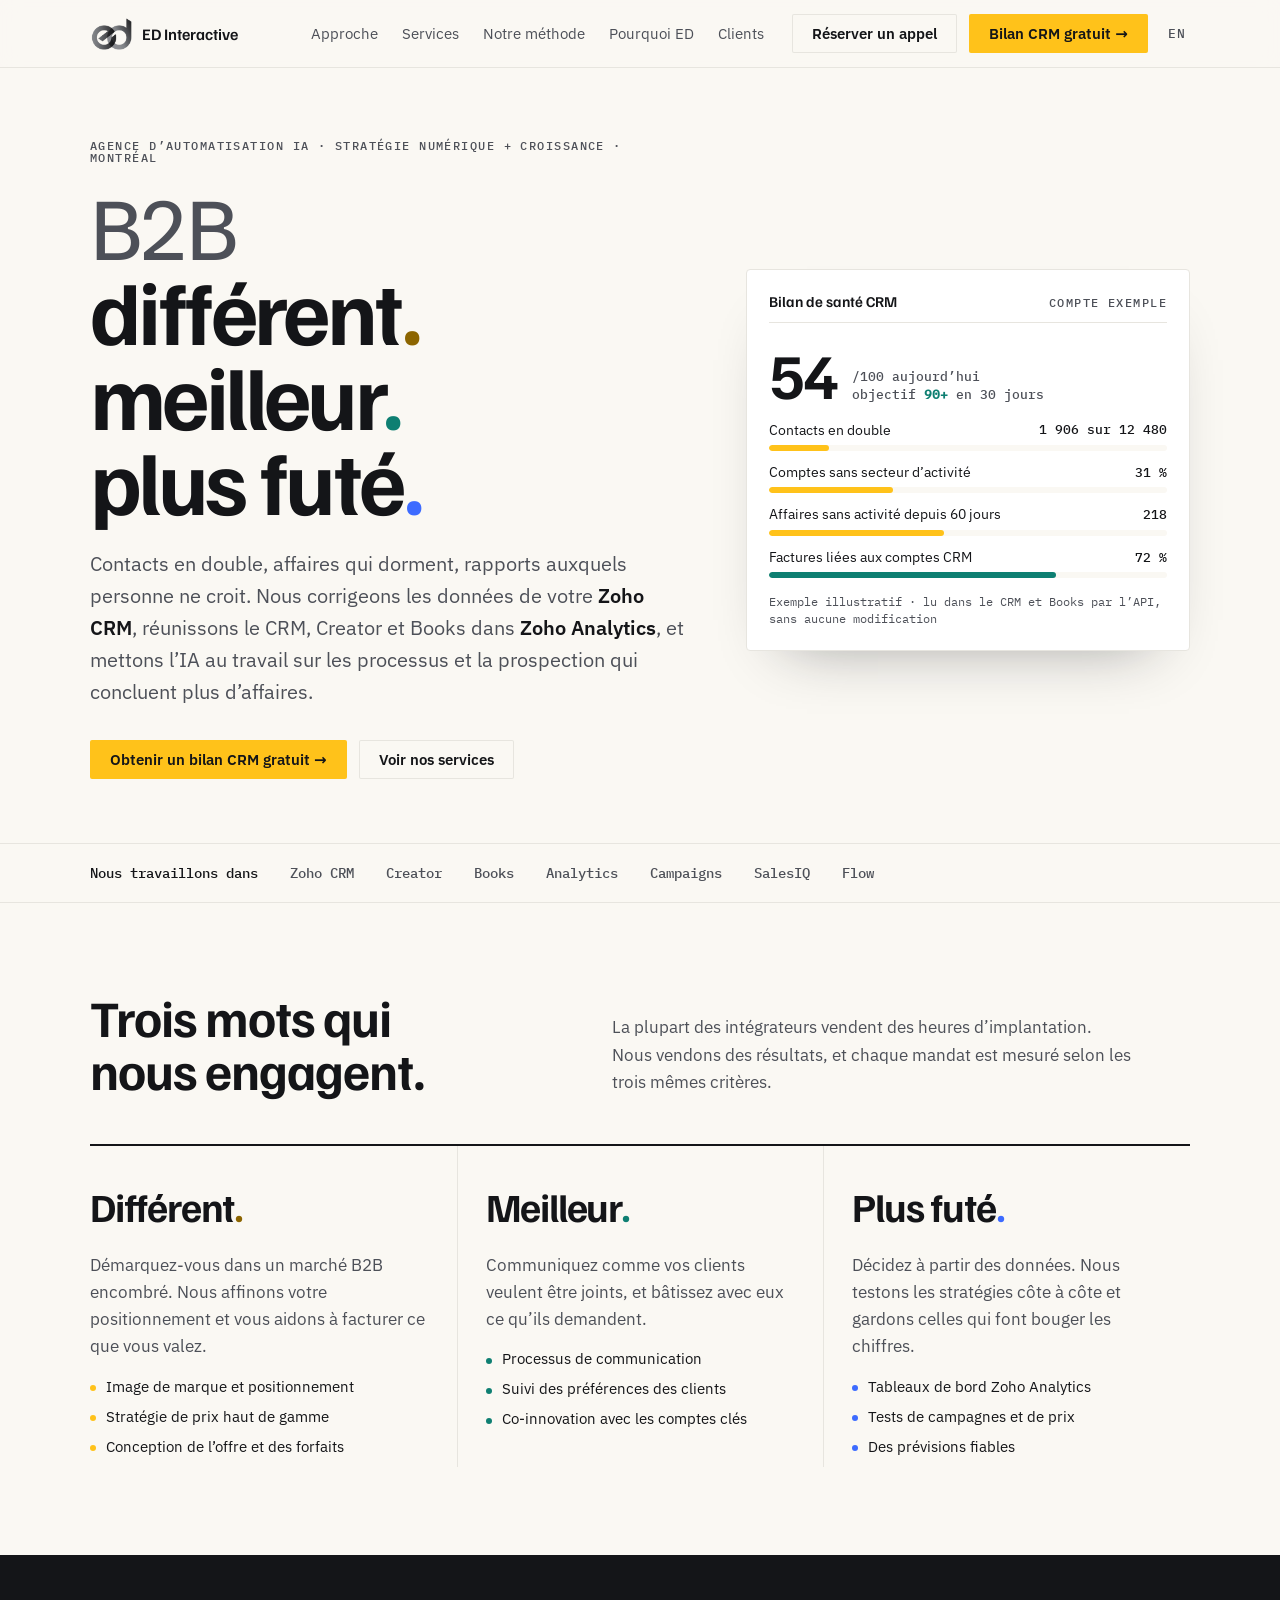
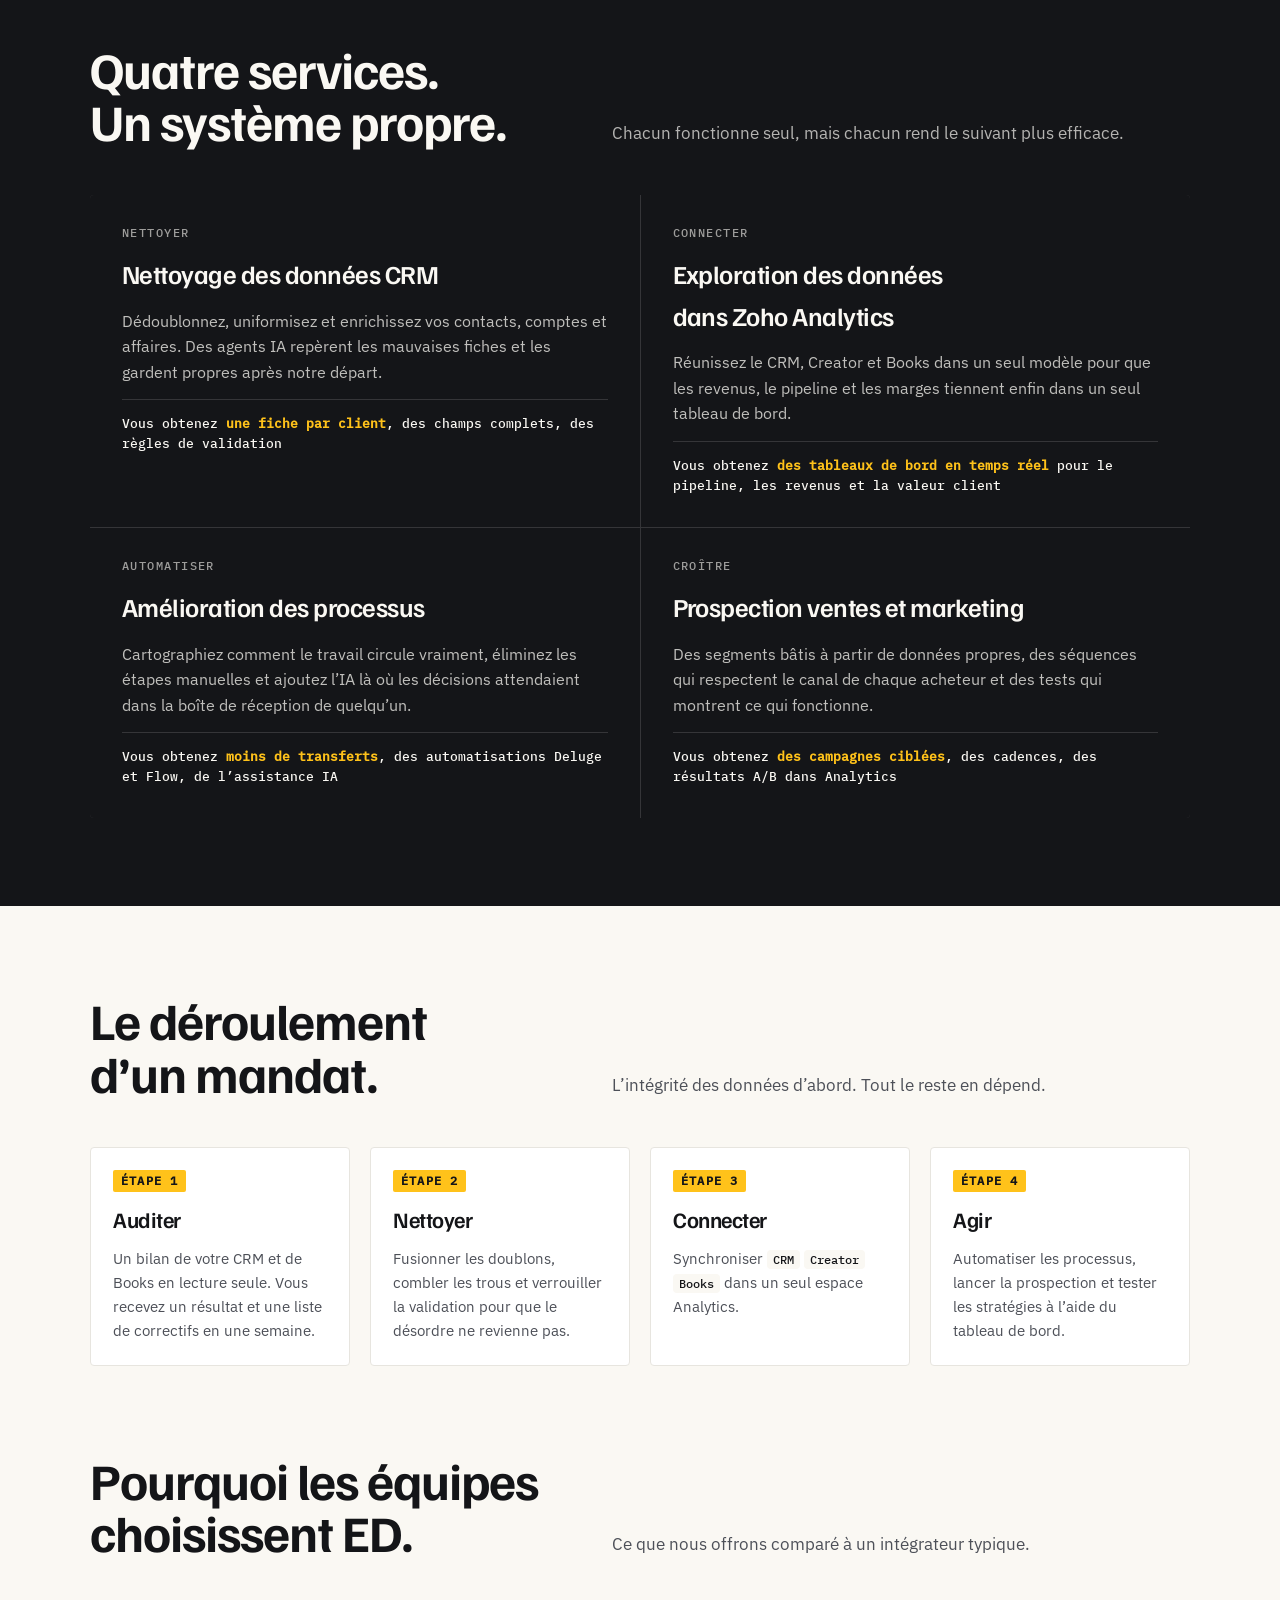
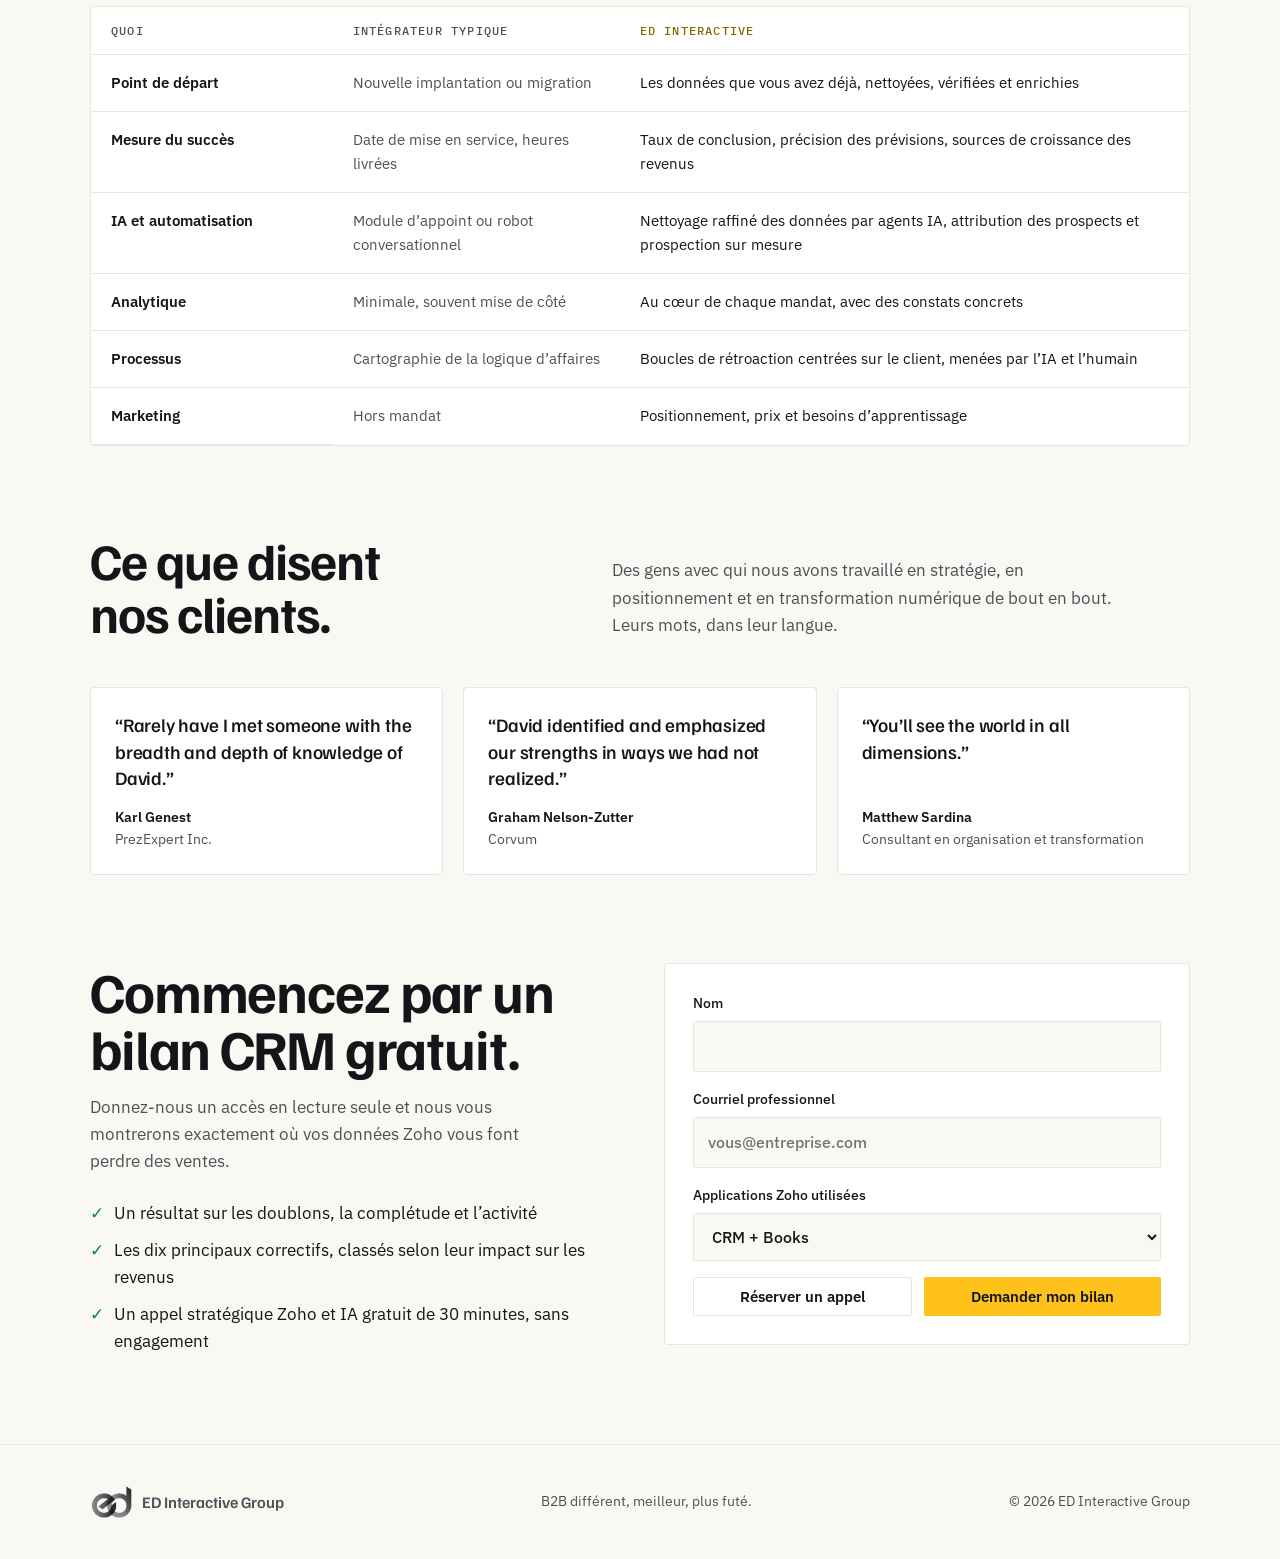
<file: fr/index.html>
<!DOCTYPE html>
<html lang="fr-CA">
<head>
<meta charset="utf-8">
<meta name="viewport" content="width=device-width, initial-scale=1, viewport-fit=cover">
<title>ED Interactive Group | Automatisation IA évolutive pour Zoho</title>
<meta name="description" content="ED Interactive Group est une agence d’automatisation IA pour Zoho. Nous nettoyons les données CRM, relions le CRM, Creator et Books à Zoho Analytics, et automatisons les processus et la prospection. B2B différent, meilleur, plus futé.">
<link rel="canonical" href="https://edinteractive.digital/fr/">
<link rel="alternate" hreflang="en" href="https://edinteractive.digital/">
<link rel="alternate" hreflang="fr" href="https://edinteractive.digital/fr/">
<link rel="alternate" hreflang="x-default" href="https://edinteractive.digital/">
<meta property="og:type" content="website">
<meta property="og:locale" content="fr_CA">
<meta property="og:locale:alternate" content="en_CA">
<meta property="og:title" content="ED Interactive Group | B2B différent, meilleur, plus futé">
<meta property="og:description" content="ED Interactive Group est une agence d’automatisation IA pour Zoho. Nous nettoyons les données CRM, relions le CRM, Creator et Books à Zoho Analytics, et automatisons les processus et la prospection.">
<meta property="og:url" content="https://edinteractive.digital/fr/">
<meta property="og:image" content="https://edinteractive.digital/assets/img/og.png">
<meta name="theme-color" content="#141518">
<link rel="icon" href="/favicon.ico?v=2" sizes="any">
<link rel="icon" type="image/png" sizes="32x32" href="/assets/img/favicon-32x32.png?v=2">
<link rel="apple-touch-icon" href="/assets/img/apple-touch-icon-180x180.png?v=2">
<link rel="preload" href="/assets/fonts/familjen-grotesk.woff2" as="font" type="font/woff2" crossorigin>
<link rel="preload" href="/assets/fonts/ibm-plex-sans.woff2" as="font" type="font/woff2" crossorigin>
<link rel="stylesheet" href="/assets/css/site.css?v=9">
<script type="application/ld+json">{"@context":"https://schema.org","@type":"ProfessionalService","name":"ED Interactive Group","url":"https://edinteractive.digital/fr/","slogan":"B2B différent, meilleur, plus futé","telephone":"+1-514-705-3744","areaServed":"CA","availableLanguage":["fr-CA","en"],"inLanguage":"fr-CA","sameAs":["https://edinteractivegroup.com/"]}</script>
<script src="/assets/js/site.js?v=2" defer></script>
</head>
<body>
<header>
  <div class="wrap nav">
    <a class="brand" href="#top" aria-label="Accueil ED Interactive"><span class="mark" role="img" aria-label="monogramme ed"></span>ED Interactive</a>
    <ul>
      <li><a href="#approach">Approche</a></li>
      <li><a href="#services">Services</a></li>
      <li><a href="#process">Notre méthode</a></li>
      <li><a href="#why">Pourquoi ED</a></li>
      <li><a href="#voices">Clients</a></li>
    </ul>
    <a class="btn btn-ghost nav-consult" href="/fr/reserver/">Réserver un appel</a>
    <a class="btn btn-primary" href="/fr/bilan-crm/"><span class="nav-full">Bilan CRM gratuit →</span><span class="nav-short">Bilan CRM</span></a>
    <a class="nav-lang" href="/" hreflang="en" lang="en" title="English">EN</a>
  </div>
</header>

<main id="top">
  <div class="wrap hero">
    <div>
      <p class="eyebrow">Agence d’automatisation IA · Stratégie numérique + croissance · Montréal</p>
      <h1 class="tagline"><span class="b2b">B2B</span><span>différent<em>.</em></span><span>meilleur<em class="b">.</em></span><span>plus futé<em class="s">.</em></span></h1>
      <p class="lede">Contacts en double, affaires qui dorment, rapports auxquels personne ne croit. Nous corrigeons les données de votre <strong>Zoho CRM</strong>, réunissons le CRM, Creator et Books dans <strong>Zoho Analytics</strong>, et mettons l’IA au travail sur les processus et la prospection qui concluent plus d’affaires.</p>
      <div class="cta-row">
        <a class="btn btn-primary" href="/fr/bilan-crm/">Obtenir un bilan CRM gratuit →</a>
        <a class="btn btn-ghost" href="#services">Voir nos services</a>
      </div>
    </div>

    <aside class="panel" aria-label="Exemple de bilan de santé CRM">
      <div class="panel-head"><b>Bilan de santé CRM</b><span class="eyebrow">Compte exemple</span></div>
      <div class="score"><span class="num">54</span><span class="to">/100 aujourd’hui<br>objectif <b>90+</b> en 30 jours</span></div>
      <div class="rows">
        <div class="row"><span>Contacts en double</span><span class="v">1&nbsp;906 sur 12&nbsp;480</span><span class="bar"><i class="w15"></i></span></div>
        <div class="row"><span>Comptes sans secteur d’activité</span><span class="v">31&nbsp;%</span><span class="bar"><i class="w31"></i></span></div>
        <div class="row"><span>Affaires sans activité depuis 60 jours</span><span class="v">218</span><span class="bar"><i class="w44"></i></span></div>
        <div class="row"><span>Factures liées aux comptes CRM</span><span class="v">72&nbsp;%</span><span class="bar"><i class="ok w72"></i></span></div>
      </div>
      <p class="panel-foot">Exemple illustratif · lu dans le CRM et Books par l’API, sans aucune modification</p>
    </aside>
  </div>

  <div class="apps"><div class="wrap">
    <span>Nous travaillons dans</span><span>Zoho CRM</span><span>Creator</span><span>Books</span><span>Analytics</span><span>Campaigns</span><span>SalesIQ</span><span>Flow</span>
  </div></div>

  <section id="approach">
    <div class="wrap">
      <div class="sec-head">
        <h2>Trois mots qui nous engagent.</h2>
        <p>La plupart des intégrateurs vendent des heures d’implantation. Nous vendons des résultats, et chaque mandat est mesuré selon les trois mêmes critères.</p>
      </div>
      <div class="pillars">
        <article class="pillar">
          <h3>Différent<em>.</em></h3>
          <p>Démarquez-vous dans un marché B2B encombré. Nous affinons votre positionnement et vous aidons à facturer ce que vous valez.</p>
          <ul><li>Image de marque et positionnement</li><li>Stratégie de prix haut de gamme</li><li>Conception de l’offre et des forfaits</li></ul>
        </article>
        <article class="pillar better">
          <h3>Meilleur<em>.</em></h3>
          <p>Communiquez comme vos clients veulent être joints, et bâtissez avec eux ce qu’ils demandent.</p>
          <ul><li>Processus de communication</li><li>Suivi des préférences des clients</li><li>Co-innovation avec les comptes clés</li></ul>
        </article>
        <article class="pillar smarter">
          <h3>Plus futé<em>.</em></h3>
          <p>Décidez à partir des données. Nous testons les stratégies côte à côte et gardons celles qui font bouger les chiffres.</p>
          <ul><li>Tableaux de bord Zoho Analytics</li><li>Tests de campagnes et de prix</li><li>Des prévisions fiables</li></ul>
        </article>
      </div>
    </div>
  </section>

  <section id="services" class="services">
    <div class="wrap">
      <div class="sec-head">
        <h2>Quatre services. Un système propre.</h2>
        <p>Chacun fonctionne seul, mais chacun rend le suivant plus efficace.</p>
      </div>
      <div class="svc-grid">
        <article class="svc">
          <span class="eyebrow">Nettoyer</span>
          <h3>Nettoyage des données CRM</h3>
          <p>Dédoublonnez, uniformisez et enrichissez vos contacts, comptes et affaires. Des agents IA repèrent les mauvaises fiches et les gardent propres après notre départ.</p>
          <p class="out">Vous obtenez <b>une fiche par client</b>, des champs complets, des règles de validation</p>
        </article>
        <article class="svc">
          <span class="eyebrow">Connecter</span>
          <h3>Exploration des données dans Zoho Analytics</h3>
          <p>Réunissez le CRM, Creator et Books dans un seul modèle pour que les revenus, le pipeline et les marges tiennent enfin dans un seul tableau de bord.</p>
          <p class="out">Vous obtenez <b>des tableaux de bord en temps réel</b> pour le pipeline, les revenus et la valeur client</p>
        </article>
        <article class="svc">
          <span class="eyebrow">Automatiser</span>
          <h3>Amélioration des processus</h3>
          <p>Cartographiez comment le travail circule vraiment, éliminez les étapes manuelles et ajoutez l’IA là où les décisions attendaient dans la boîte de réception de quelqu’un.</p>
          <p class="out">Vous obtenez <b>moins de transferts</b>, des automatisations Deluge et Flow, de l’assistance IA</p>
        </article>
        <article class="svc">
          <span class="eyebrow">Croître</span>
          <h3>Prospection ventes et marketing</h3>
          <p>Des segments bâtis à partir de données propres, des séquences qui respectent le canal de chaque acheteur et des tests qui montrent ce qui fonctionne.</p>
          <p class="out">Vous obtenez <b>des campagnes ciblées</b>, des cadences, des résultats A/B dans Analytics</p>
        </article>
      </div>
    </div>
  </section>

  <section id="process">
    <div class="wrap">
      <div class="sec-head">
        <h2>Le déroulement d’un mandat.</h2>
        <p>L’intégrité des données d’abord. Tout le reste en dépend.</p>
      </div>
      <div class="flow">
        <div class="step"><h3>Auditer</h3><p>Un bilan de votre CRM et de Books en lecture seule. Vous recevez un résultat et une liste de correctifs en une semaine.</p></div>
        <div class="step"><h3>Nettoyer</h3><p>Fusionner les doublons, combler les trous et verrouiller la validation pour que le désordre ne revienne pas.</p></div>
        <div class="step"><h3>Connecter</h3><p>Synchroniser <code>CRM</code> <code>Creator</code> <code>Books</code> dans un seul espace Analytics.</p></div>
        <div class="step"><h3>Agir</h3><p>Automatiser les processus, lancer la prospection et tester les stratégies à l’aide du tableau de bord.</p></div>
      </div>
    </div>
  </section>

  <section id="why" class="flush-top">
    <div class="wrap">
      <div class="sec-head">
        <h2>Pourquoi les équipes choisissent ED.</h2>
        <p>Ce que nous offrons comparé à un intégrateur typique.</p>
      </div>
      <div class="compare">
        <table>
          <thead><tr><th scope="col">Quoi</th><th scope="col">Intégrateur typique</th><th scope="col">ED Interactive</th></tr></thead>
          <tbody>
            <tr><th scope="row">Point de départ</th><td>Nouvelle implantation ou migration</td><td>Les données que vous avez déjà, nettoyées, vérifiées et enrichies</td></tr>
            <tr><th scope="row">Mesure du succès</th><td>Date de mise en service, heures livrées</td><td>Taux de conclusion, précision des prévisions, sources de croissance des revenus</td></tr>
            <tr><th scope="row">IA et automatisation</th><td>Module d’appoint ou robot conversationnel</td><td>Nettoyage raffiné des données par agents IA, attribution des prospects et prospection sur mesure</td></tr>
            <tr><th scope="row">Analytique</th><td>Minimale, souvent mise de côté</td><td>Au cœur de chaque mandat, avec des constats concrets</td></tr>
            <tr><th scope="row">Processus</th><td>Cartographie de la logique d’affaires</td><td>Boucles de rétroaction centrées sur le client, menées par l’IA et l’humain</td></tr>
            <tr><th scope="row">Marketing</th><td>Hors mandat</td><td>Positionnement, prix et besoins d’apprentissage</td></tr>
          </tbody>
        </table>
      </div>
    </div>
  </section>

  <section id="voices" class="flush-top">
    <div class="wrap">
      <div class="sec-head">
        <h2>Ce que disent nos clients.</h2>
        <p>Des gens avec qui nous avons travaillé en stratégie, en positionnement et en transformation numérique de bout en bout. Leurs mots, dans leur langue.</p>
      </div>
      <div class="voices">
        <figure class="voice"><blockquote lang="en">&ldquo;Rarely have I met someone with the breadth and depth of knowledge of David.&rdquo;</blockquote><figcaption><b>Karl Genest</b>PrezExpert Inc.</figcaption></figure>
        <figure class="voice"><blockquote lang="en">&ldquo;David identified and emphasized our strengths in ways we had not realized.&rdquo;</blockquote><figcaption><b>Graham Nelson-Zutter</b>Corvum</figcaption></figure>
        <figure class="voice"><blockquote lang="en">&ldquo;You&rsquo;ll see the world in all dimensions.&rdquo;</blockquote><figcaption><b>Matthew Sardina</b>Consultant en organisation et transformation</figcaption></figure>
      </div>
    </div>
  </section>

  <section id="start" class="flush-top">
    <div class="wrap closer">
      <div>
        <h2>Commencez par un bilan CRM gratuit.</h2>
        <p>Donnez-nous un accès en lecture seule et nous vous montrerons exactement où vos données Zoho vous font perdre des ventes.</p>
        <ul class="checks">
          <li>Un résultat sur les doublons, la complétude et l’activité</li>
          <li>Les dix principaux correctifs, classés selon leur impact sur les revenus</li>
          <li>Un appel stratégique Zoho et IA gratuit de 30 minutes, sans engagement</li>
        </ul>
      </div>
      <form id="hc-form" data-target="/fr/bilan-crm/" novalidate>
        <label>Nom<input id="hc-name" type="text" name="name" autocomplete="name"></label>
        <label>Courriel professionnel<input id="hc-email" name="email" type="email" autocomplete="email" placeholder="vous@entreprise.com"></label>
        <label>Applications Zoho utilisées
          <select id="hc-apps" name="apps"><option value="Not on Zoho yet">Pas encore sur Zoho</option><option value="CRM only">CRM seulement</option><option value="CRM + Books" selected>CRM + Books</option><option value="CRM + Creator + Books">CRM + Creator + Books</option><option value="Zoho One">Zoho One</option><option value="Other">Autre</option></select>
        </label>
        <label id="hc-other-wrap" hidden>Laquelle?
          <input id="hc-other" name="apps_other" type="text" placeholder="p. ex. Desk, Campaigns, Inventory">
        </label>
        <div class="form-actions">
          <a class="btn btn-ghost" href="/fr/reserver/">Réserver un appel</a>
          <button class="btn btn-primary" type="submit">Demander mon bilan</button>
        </div>
      </form>
    </div>
  </section>
</main>

<footer>
  <div class="wrap">
    <a class="brand" href="#top"><span class="mark" aria-hidden="true"></span>ED Interactive Group</a>
    <span>B2B différent, meilleur, plus futé.</span>
    <span>© 2026 ED Interactive Group</span>
  </div>
</footer>
</body>
</html>
</file>
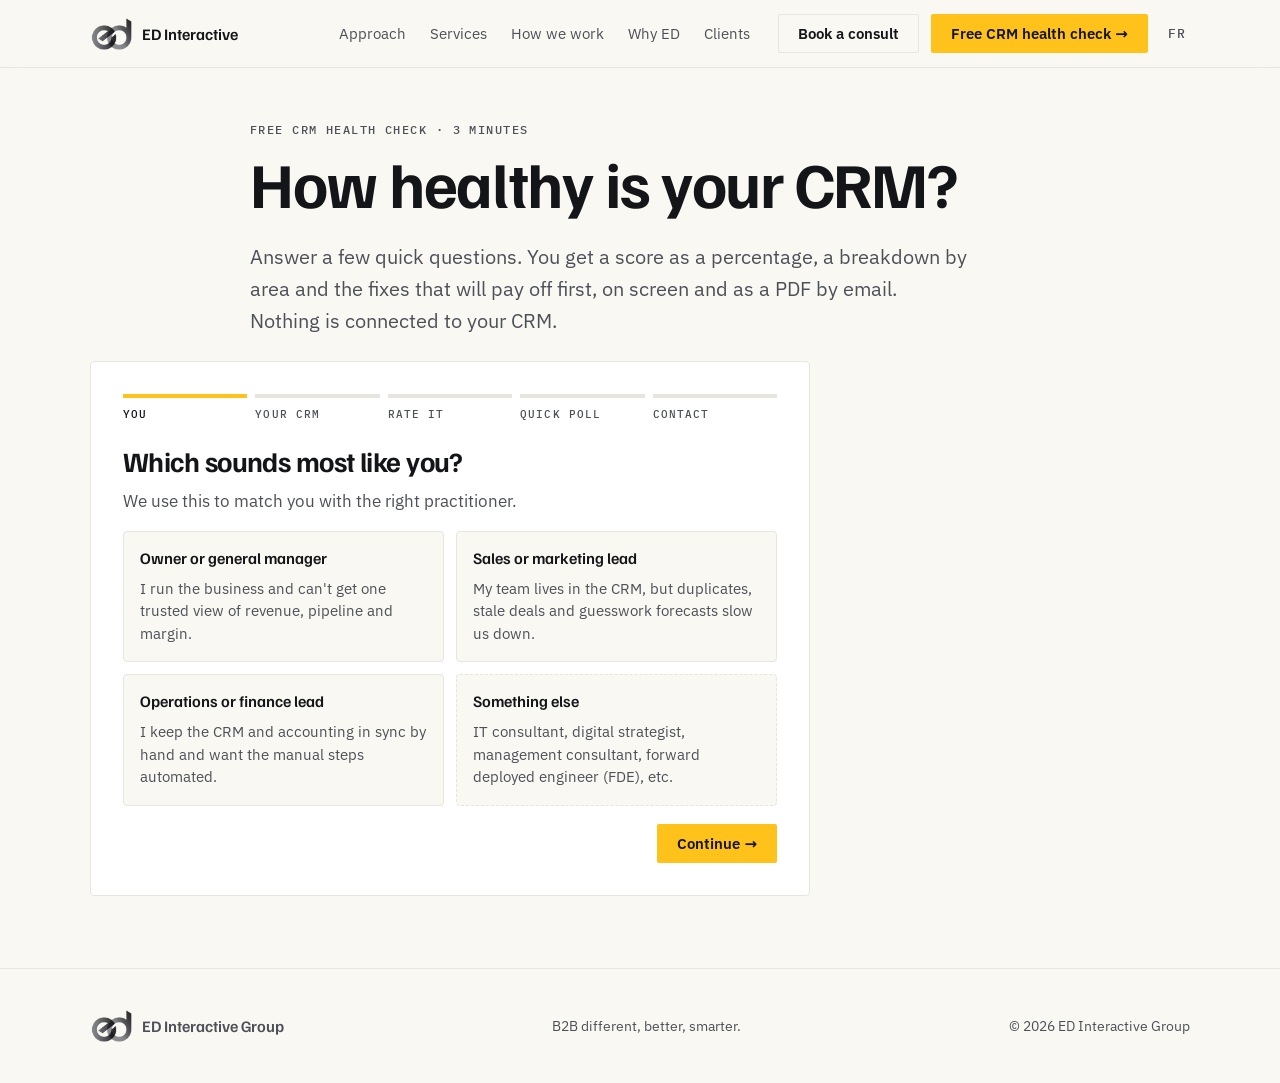
<file: health-check/index.html>
<!DOCTYPE html>
<html lang="en">
<head>
<meta charset="utf-8">
<meta name="viewport" content="width=device-width, initial-scale=1, viewport-fit=cover">
<title>Free Zoho CRM health check | ED Interactive Group</title>
<meta name="description" content="Answer a few quick questions about your Zoho CRM and get an instant health score, the fixes that matter most, and a PDF report by email.">
<link rel="canonical" href="https://edinteractive.digital/health-check/">
<link rel="alternate" hreflang="en" href="https://edinteractive.digital/health-check/">
<link rel="alternate" hreflang="fr" href="https://edinteractive.digital/fr/bilan-crm/">
<link rel="alternate" hreflang="x-default" href="https://edinteractive.digital/health-check/">
<!-- Cloudflare Turnstile site key (public). Widget "edinteractive-website health check" (Managed; edinteractive.digital, edinteractivegroup.com, edinteractive-website.pages.dev). Secret: TURNSTILE_SECRET in Pages. -->
<meta name="turnstile-sitekey" content="0x4AAAAAAFTg4JlPA7Wq3ATB">
<meta name="theme-color" content="#141518">
<link rel="icon" href="/favicon.ico?v=2" sizes="any">
<link rel="icon" type="image/png" sizes="32x32" href="/assets/img/favicon-32x32.png?v=2">
<link rel="apple-touch-icon" href="/assets/img/apple-touch-icon-180x180.png?v=2">
<link rel="preload" href="/assets/fonts/familjen-grotesk.woff2" as="font" type="font/woff2" crossorigin>
<link rel="preload" href="/assets/fonts/ibm-plex-sans.woff2" as="font" type="font/woff2" crossorigin>
<link rel="stylesheet" href="/assets/css/site.css?v=9">
<link rel="stylesheet" href="/assets/css/health-check.css?v=7">
<script type="module" src="/assets/js/hc-app.js?v=3"></script>
</head>
<body>
<header>
  <div class="wrap nav">
    <a class="brand" href="/" aria-label="ED Interactive home"><span class="mark" role="img" aria-label="ed monogram"></span>ED Interactive</a>
    <ul>
      <li><a href="/#approach">Approach</a></li>
      <li><a href="/#services">Services</a></li>
      <li><a href="/#process">How we work</a></li>
      <li><a href="/#why">Why ED</a></li>
      <li><a href="/#voices">Clients</a></li>
    </ul>
    <a class="btn btn-ghost nav-consult" href="/book/">Book a consult</a>
    <a class="btn btn-primary" href="/health-check/" aria-current="page"><span class="nav-full">Free CRM health check →</span><span class="nav-short">Health check</span></a>
    <a class="nav-lang" href="/fr/bilan-crm/" hreflang="fr" lang="fr" title="Français">FR</a>
  </div>
</header>

<main id="top">
  <div class="wrap hc-intro">
    <p class="eyebrow">Free CRM health check · 3 minutes</p>
    <h1>How healthy is your CRM?</h1>
    <p class="lede">Answer a few quick questions. You get a score as a percentage, a breakdown by area and the fixes that will pay off first, on screen and as a PDF by email. Nothing is connected to your CRM.</p>
  </div>

  <div class="wrap hc-stage">
    <form id="hc-flow" class="hc-card" novalidate>
      <ol class="hc-steps">
        <li data-step="0">You</li>
        <li data-step="1">Your CRM</li>
        <li data-step="2">Rate it</li>
        <li data-step="3">Quick poll</li>
        <li data-step="4">Contact</li>
      </ol>

      <section class="hc-step" data-step="0" aria-labelledby="hc-h0">
        <h2 id="hc-h0" tabindex="-1">Which sounds most like you?</h2>
        <p class="hc-sub">We use this to match you with the right practitioner.</p>
        <div class="hc-roles" id="hc-roles" role="radiogroup" aria-labelledby="hc-h0"></div>
      </section>

      <section class="hc-step" data-step="1" aria-labelledby="hc-h1" hidden>
        <h2 id="hc-h1" tabindex="-1">Where does the manual work pile up?</h2>
        <p class="hc-sub" id="hc-pain-hint">Pick up to three.</p>
        <div class="hc-chips" id="hc-pains" role="group" aria-labelledby="hc-h1"></div>
        <p class="hc-label" id="hc-apps-l">Zoho apps you use</p>
        <div class="hc-chips" id="hc-nozoho" role="group" aria-labelledby="hc-apps-l"></div>
        <div class="hc-chips" id="hc-apps" role="group" aria-labelledby="hc-apps-l"></div>
        <label class="hc-sr" for="hc-apps-other">Other Zoho apps</label>
        <input id="hc-apps-other" type="text" placeholder="Others, e.g. Desk, Inventory, SalesIQ" maxlength="160">
        <div class="hc-crm-wrap" id="hc-crm-wrap" hidden>
          <p class="hc-label" id="hc-crms-l">What do you use for customers and deals today?</p>
          <div class="hc-chips" id="hc-crms" role="group" aria-labelledby="hc-crms-l"></div>
          <label class="hc-sr" for="hc-crm-other">Something else</label>
          <input id="hc-crm-other" type="text" placeholder="Something else? Tell us which" maxlength="160">
        </div>
        <label>How many people use your CRM?
          <select id="hc-users"></select>
        </label>
      </section>

      <section class="hc-step" data-step="2" aria-labelledby="hc-h2" hidden>
        <h2 id="hc-h2" tabindex="-1">How true is this for your business?</h2>
        <p class="hc-sub">Tap one point on each scale. Go with your first instinct.</p>
        <div id="hc-likert" class="hc-likert"></div>
      </section>

      <section class="hc-step" data-step="3" aria-labelledby="hc-h3" hidden>
        <h2 id="hc-h3" tabindex="-1">Three quick polls</h2>
        <p class="hc-sub">One answer each.</p>
        <div id="hc-polls" class="hc-polls"></div>
      </section>

      <section class="hc-step" data-step="4" aria-labelledby="hc-h4" hidden>
        <p class="eyebrow">Your match</p>
        <div class="hc-match" id="hc-match"></div>
        <h2 id="hc-h4" tabindex="-1">Where should we send your health check?</h2>
        <label>Name<input id="hc-name" type="text" autocomplete="name" maxlength="120" required></label>
        <label>Work email<input id="hc-email" type="email" autocomplete="email" maxlength="200" placeholder="you@company.com" required></label>
        <label>Company<input id="hc-company" type="text" autocomplete="organization" maxlength="160"></label>
        <label><span>Phone <span class="hc-opt">(optional)</span></span><input id="hc-phone" type="tel" autocomplete="tel" maxlength="40"></label>
        <label><span>Anything we should know? <span class="hc-opt">(optional)</span></span>
          <textarea id="hc-notes" rows="3" maxlength="1500" placeholder="e.g. we migrated from Salesforce last year"></textarea>
        </label>
        <div id="hc-ts" class="hc-ts"></div>
        <div class="hc-hp" aria-hidden="true"><label>Website<input id="hc-website" type="text" tabindex="-1" autocomplete="off"></label></div>
      </section>

      <p class="form-msg hc-warn" id="hc-warn" role="alert" hidden></p>
      <div class="hc-nav">
        <button class="btn btn-ghost" type="button" id="hc-back" hidden>← Back</button>
        <button class="btn btn-primary" type="submit" id="hc-next">Continue →</button>
      </div>
      <p class="hc-fine" id="hc-fine" hidden>Read-only access only. We never change your data during a health check.</p>
    </form>

    <div id="hc-result" class="hc-result" hidden tabindex="-1">
      <div class="panel">
        <div class="panel-head"><b>Your CRM health check</b><span class="eyebrow" id="hc-for"></span></div>
        <div class="score"><span class="num"><span id="hc-score">0</span><span class="pct">%</span></span><span class="to"><span id="hc-band"></span></span></div>
        <div class="rows" id="hc-areas"></div>
        <h2 class="hc-fixes-h">Fix these first</h2>
        <ol class="hc-fixes" id="hc-fixes"></ol>
        <p class="panel-foot" id="hc-foot">Based on your answers only. The full audit checks your real CRM and Books data through the API, read-only.</p>
      </div>
      <div class="hc-after">
        <p class="eyebrow">Your match</p>
        <div class="hc-match" id="hc-match-2"></div>
        <p class="hc-sent" id="hc-sent" aria-live="polite"></p>
        <div class="hc-nav hc-nav-end">
          <button class="btn btn-ghost" type="button" id="hc-pdf">Download the PDF</button>
          <a class="btn btn-primary" id="hc-book" href="/book/">Book a consult →</a>
        </div>
        <p class="eyebrow">See a sample full-audit report for your industry</p>
        <div class="hc-chips">
          <a class="hc-chip" id="hc-s-fab" href="/sample-report/">Fabrication</a>
          <a class="hc-chip" id="hc-s-train" href="/sample-report/training/">L&amp;D / Training</a>
        </div>
        <p class="hc-fine">We'll be in touch within one business day to book your free 30-minute Zoho &amp; AI strategy call.</p>
      </div>
    </div>
  </div>
</main>

<footer>
  <div class="wrap">
    <a class="brand" href="/"><span class="mark" aria-hidden="true"></span>ED Interactive Group</a>
    <span>B2B different, better, smarter.</span>
    <span>© 2026 ED Interactive Group</span>
  </div>
</footer>
</body>
</html>
</file>
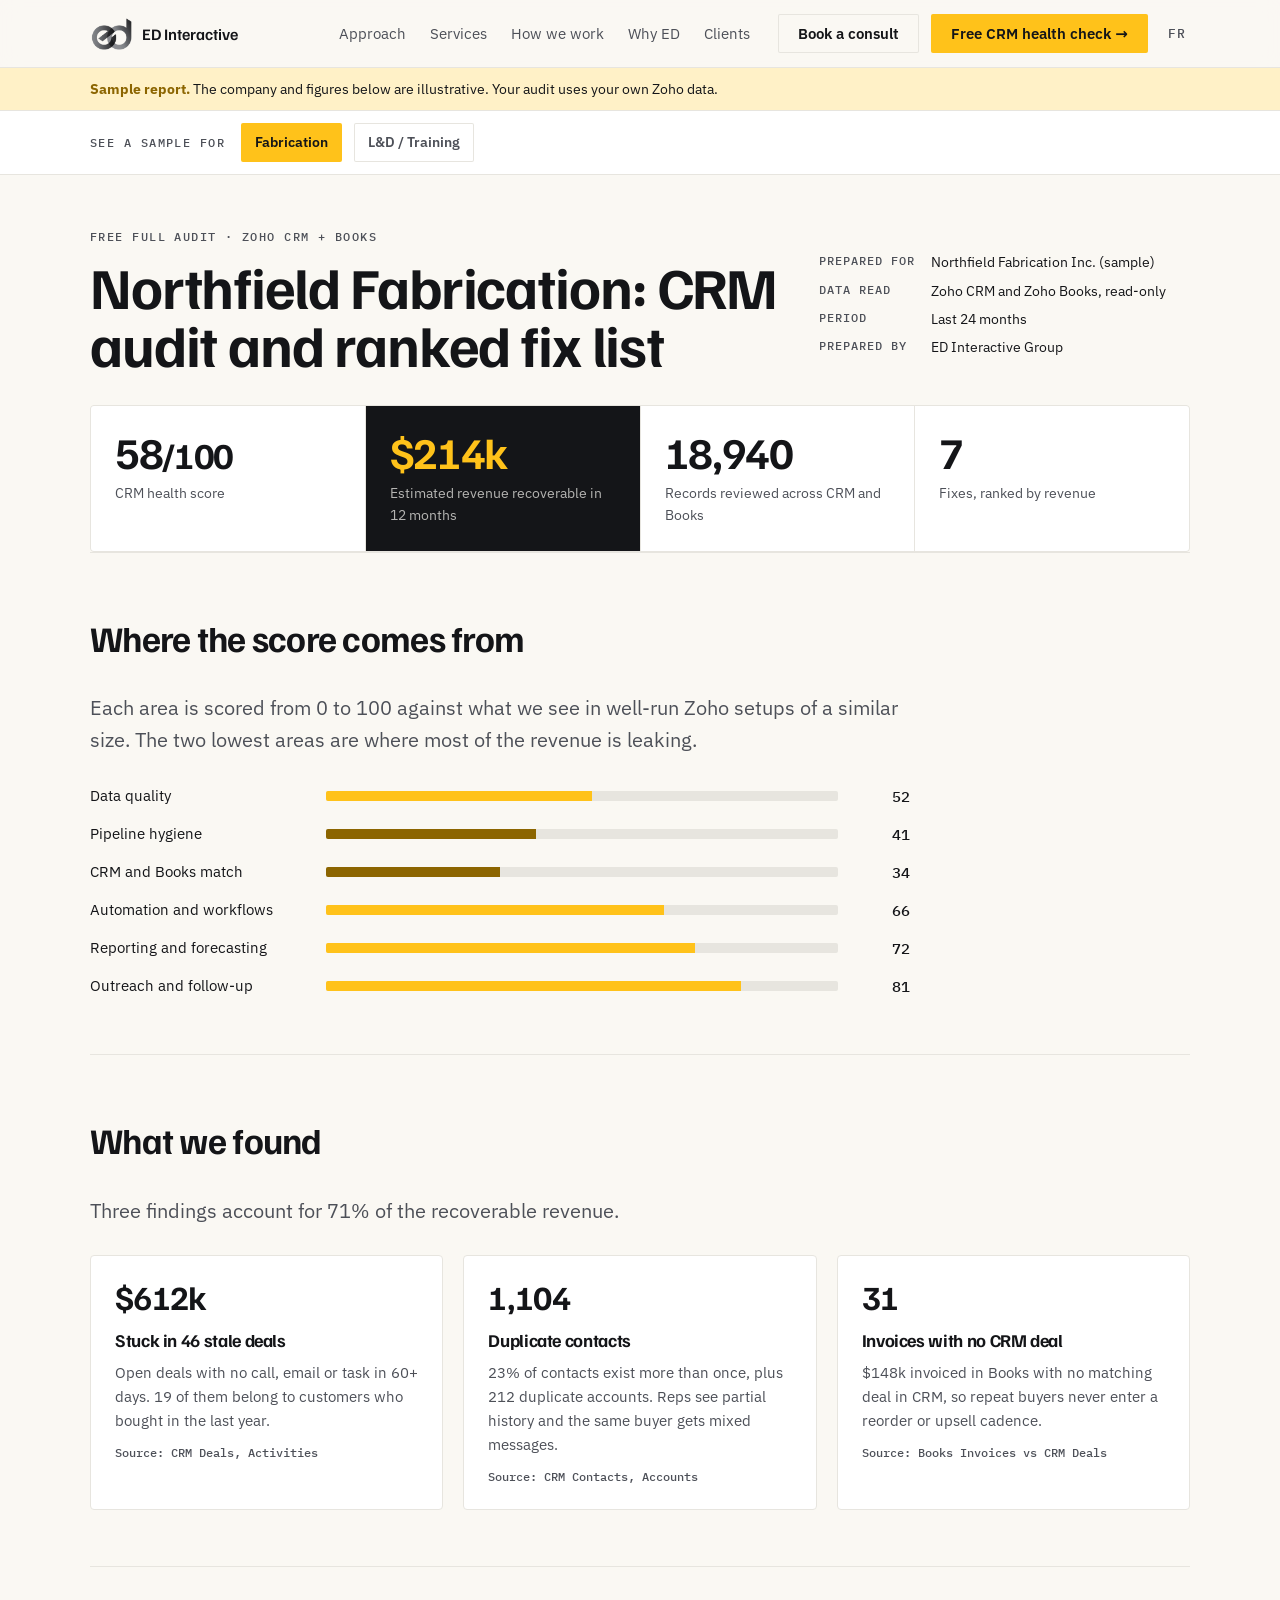
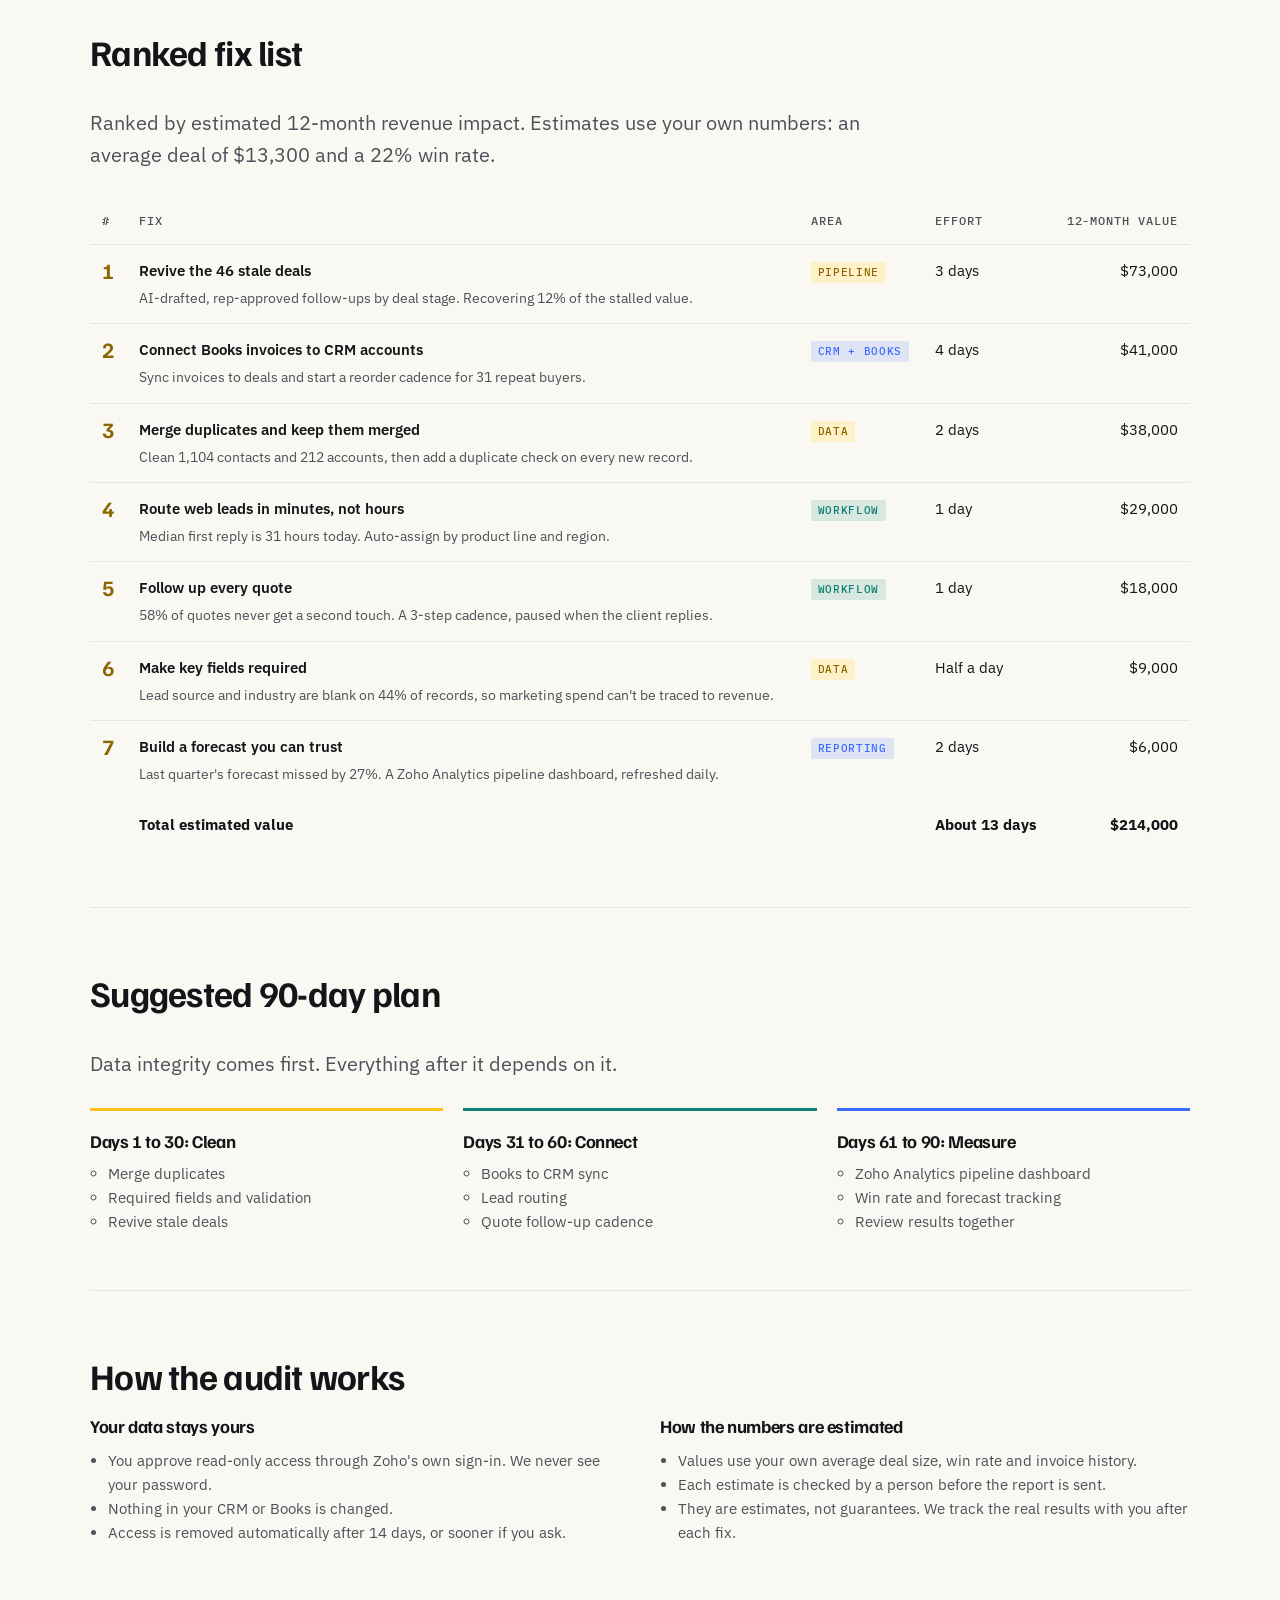
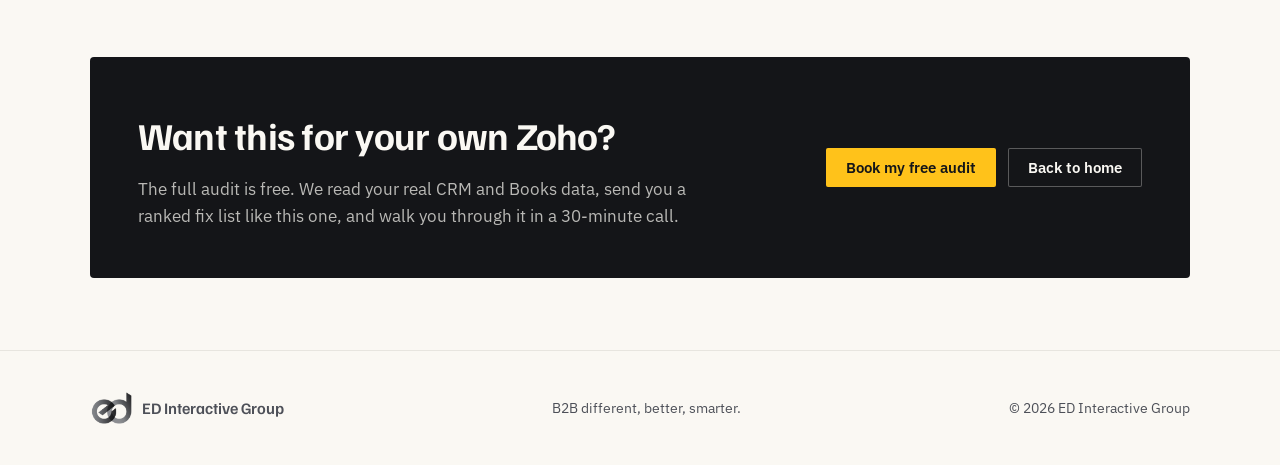
<file: sample-report/index.html>
<!DOCTYPE html>
<html lang="en">
<head>
<meta charset="utf-8">
<meta name="viewport" content="width=device-width, initial-scale=1, viewport-fit=cover">
<title>Sample CRM Audit Report | ED Interactive Group</title>
<meta name="description" content="See what the free ED Interactive CRM audit delivers: a health score, findings from your Zoho CRM and Books data, and a ranked fix list with the revenue each fix is worth.">
<meta name="robots" content="noindex, follow">
<link rel="canonical" href="https://edinteractive.digital/sample-report/">
<link rel="alternate" hreflang="en" href="https://edinteractive.digital/sample-report/">
<link rel="alternate" hreflang="fr" href="https://edinteractive.digital/fr/exemple-rapport/">
<meta name="theme-color" content="#141518">
<link rel="icon" href="/favicon.ico?v=2" sizes="any">
<link rel="icon" type="image/png" sizes="32x32" href="/assets/img/favicon-32x32.png?v=2">
<link rel="apple-touch-icon" href="/assets/img/apple-touch-icon-180x180.png?v=2">
<link rel="preload" href="/assets/fonts/familjen-grotesk.woff2" as="font" type="font/woff2" crossorigin>
<link rel="preload" href="/assets/fonts/ibm-plex-sans.woff2" as="font" type="font/woff2" crossorigin>
<link rel="stylesheet" href="/assets/css/site.css?v=9">
<link rel="stylesheet" href="/assets/css/report.css">
<script src="/assets/js/report.js?v=2" defer></script>
</head>
<body>
<header>
  <div class="wrap nav">
    <a class="brand" href="/" aria-label="ED Interactive home"><span class="mark" role="img" aria-label="ed monogram"></span>ED Interactive</a>
    <ul>
      <li><a href="/#approach">Approach</a></li>
      <li><a href="/#services">Services</a></li>
      <li><a href="/#process">How we work</a></li>
      <li><a href="/#why">Why ED</a></li>
      <li><a href="/#voices">Clients</a></li>
    </ul>
    <a class="btn btn-ghost nav-consult" href="/book/">Book a consult</a>
    <a class="btn btn-primary" href="/health-check/"><span class="nav-full">Free CRM health check →</span><span class="nav-short">Health check</span></a>
    <a class="nav-lang" href="/fr/exemple-rapport/" hreflang="fr" lang="fr" title="Français">FR</a>
  </div>
</header>

<div class="r-banner">
  <div class="wrap"><b>Sample report.</b> <span data-banner>The company and figures below are illustrative. Your audit uses your own Zoho data.</span></div>
</div>

<nav class="r-switch" aria-label="Choose an industry">
  <div class="wrap"><span class="eyebrow">See a sample for</span>
    <a href="/sample-report/" data-ind="fab" aria-current="page">Fabrication</a>
    <a href="/sample-report/training/" data-ind="training">L&amp;D / Training</a>
  </div>
</nav>

<main>
  <div class="wrap">

    <div class="r-head">
      <div>
        <p class="eyebrow">Free full audit · Zoho CRM + Books</p>
        <h1><span data-company>Northfield Fabrication</span>: CRM audit and ranked fix list</h1>
      </div>
      <dl class="r-meta">
        <dt>Prepared for</dt><dd><span data-company-full>Northfield Fabrication Inc.</span> (sample)</dd>
        <dt>Data read</dt><dd>Zoho CRM and Zoho Books, read-only</dd>
        <dt>Period</dt><dd>Last 24 months</dd>
        <dt>Prepared by</dt><dd>ED Interactive Group</dd>
      </dl>
    </div>

    <div class="r-kpis">
      <div class="r-kpi"><div class="v">58<small>/100</small></div><div class="l">CRM health score</div></div>
      <div class="r-kpi hl"><div class="v">$214k</div><div class="l">Estimated revenue recoverable in 12 months</div></div>
      <div class="r-kpi"><div class="v">18,940</div><div class="l">Records reviewed across CRM and Books</div></div>
      <div class="r-kpi"><div class="v">7</div><div class="l">Fixes, ranked by revenue</div></div>
    </div>

    <section class="r-sec" aria-labelledby="h-areas">
      <h2 id="h-areas">Where the score comes from</h2>
      <p class="lede">Each area is scored from 0 to 100 against what we see in well-run Zoho setups of a similar size. The two lowest areas are where most of the revenue is leaking.</p>
      <div class="areas">
        <div class="area"><span>Data quality</span><span class="track"><span class="fill w52"></span></span><span class="n">52</span></div>
        <div class="area"><span>Pipeline hygiene</span><span class="track"><span class="fill low w41"></span></span><span class="n">41</span></div>
        <div class="area"><span>CRM and Books match</span><span class="track"><span class="fill low w34"></span></span><span class="n">34</span></div>
        <div class="area"><span>Automation and workflows</span><span class="track"><span class="fill w66"></span></span><span class="n">66</span></div>
        <div class="area"><span>Reporting and forecasting</span><span class="track"><span class="fill w72"></span></span><span class="n">72</span></div>
        <div class="area"><span>Outreach and follow-up</span><span class="track"><span class="fill w81"></span></span><span class="n">81</span></div>
      </div>
    </section>

    <section class="r-sec" aria-labelledby="h-find">
      <h2 id="h-find">What we found</h2>
      <p class="lede">Three findings account for 71% of the recoverable revenue.</p>
      <div class="findings">
        <article class="finding">
          <div class="big">$612k</div>
          <h3>Stuck in 46 stale deals</h3>
          <p>Open deals with no call, email or task in 60+ days. 19 of them belong to customers who bought in the last year.</p>
          <p class="src">Source: CRM Deals, Activities</p>
        </article>
        <article class="finding">
          <div class="big">1,104</div>
          <h3>Duplicate contacts</h3>
          <p>23% of contacts exist more than once, plus 212 duplicate accounts. Reps see partial history and the same buyer gets mixed messages.</p>
          <p class="src">Source: CRM Contacts, Accounts</p>
        </article>
        <article class="finding">
          <div class="big">31</div>
          <h3>Invoices with no CRM deal</h3>
          <p>$148k invoiced in Books with no matching deal in CRM, so repeat buyers never enter a reorder or upsell cadence.</p>
          <p class="src">Source: Books Invoices vs CRM Deals</p>
        </article>
      </div>
    </section>

    <section class="r-sec" aria-labelledby="h-fix">
      <h2 id="h-fix">Ranked fix list</h2>
      <p class="lede">Ranked by estimated 12-month revenue impact. Estimates use your own numbers: an average deal of $13,300 and a 22% win rate.</p>
      <div class="scroll-x">
        <table class="fixes">
          <thead>
            <tr><th scope="col">#</th><th scope="col">Fix</th><th scope="col" class="hide-sm">Area</th><th scope="col" class="hide-sm">Effort</th><th scope="col" class="num">12-month value</th></tr>
          </thead>
          <tbody>
            <tr><td class="rk">1</td><td><div class="what">Revive the 46 stale deals</div><div class="why">AI-drafted, rep-approved follow-ups by deal stage. Recovering 12% of the stalled value.</div></td><td class="hide-sm"><span class="tag">Pipeline</span></td><td class="hide-sm">3 days</td><td class="num">$73,000</td></tr>
            <tr><td class="rk">2</td><td><div class="what">Connect Books invoices to CRM accounts</div><div class="why">Sync invoices to deals and start a reorder cadence for 31 repeat buyers.</div></td><td class="hide-sm"><span class="tag t-smarter">CRM + Books</span></td><td class="hide-sm">4 days</td><td class="num">$41,000</td></tr>
            <tr><td class="rk">3</td><td><div class="what">Merge duplicates and keep them merged</div><div class="why">Clean 1,104 contacts and 212 accounts, then add a duplicate check on every new record.</div></td><td class="hide-sm"><span class="tag">Data</span></td><td class="hide-sm">2 days</td><td class="num">$38,000</td></tr>
            <tr><td class="rk">4</td><td><div class="what">Route web leads in minutes, not hours</div><div class="why">Median first reply is 31 hours today. Auto-assign by product line and region.</div></td><td class="hide-sm"><span class="tag t-better">Workflow</span></td><td class="hide-sm">1 day</td><td class="num">$29,000</td></tr>
            <tr><td class="rk">5</td><td><div class="what">Follow up every quote</div><div class="why">58% of quotes never get a second touch. A 3-step cadence, paused when the client replies.</div></td><td class="hide-sm"><span class="tag t-better">Workflow</span></td><td class="hide-sm">1 day</td><td class="num">$18,000</td></tr>
            <tr><td class="rk">6</td><td><div class="what">Make key fields required</div><div class="why">Lead source and industry are blank on 44% of records, so marketing spend can't be traced to revenue.</div></td><td class="hide-sm"><span class="tag">Data</span></td><td class="hide-sm">Half a day</td><td class="num">$9,000</td></tr>
            <tr><td class="rk">7</td><td><div class="what">Build a forecast you can trust</div><div class="why">Last quarter's forecast missed by 27%. A Zoho Analytics pipeline dashboard, refreshed daily.</div></td><td class="hide-sm"><span class="tag t-smarter">Reporting</span></td><td class="hide-sm">2 days</td><td class="num">$6,000</td></tr>
          </tbody>
          <tfoot>
            <tr><td></td><td>Total estimated value</td><td class="hide-sm"></td><td class="hide-sm">About 13 days</td><td class="num">$214,000</td></tr>
          </tfoot>
        </table>
      </div>
    </section>

    <section class="r-sec" aria-labelledby="h-plan">
      <h2 id="h-plan">Suggested 90-day plan</h2>
      <p class="lede">Data integrity comes first. Everything after it depends on it.</p>
      <ol class="plan">
        <li><h3>Days 1 to 30: Clean</h3><ul><li>Merge duplicates</li><li>Required fields and validation</li><li>Revive stale deals</li></ul></li>
        <li><h3>Days 31 to 60: Connect</h3><ul><li>Books to CRM sync</li><li>Lead routing</li><li>Quote follow-up cadence</li></ul></li>
        <li><h3>Days 61 to 90: Measure</h3><ul><li>Zoho Analytics pipeline dashboard</li><li>Win rate and forecast tracking</li><li>Review results together</li></ul></li>
      </ol>
    </section>

    <section class="r-sec" aria-labelledby="h-method">
      <h2 id="h-method">How the audit works</h2>
      <div class="r-method">
        <div>
          <h3>Your data stays yours</h3>
          <ul>
            <li>You approve read-only access through Zoho's own sign-in. We never see your password.</li>
            <li>Nothing in your CRM or Books is changed.</li>
            <li>Access is removed automatically after 14 days, or sooner if you ask.</li>
          </ul>
        </div>
        <div>
          <h3>How the numbers are estimated</h3>
          <ul>
            <li>Values use your own average deal size, win rate and invoice history.</li>
            <li>Each estimate is checked by a person before the report is sent.</li>
            <li>They are estimates, not guarantees. We track the real results with you after each fix.</li>
          </ul>
        </div>
      </div>
    </section>

    <div class="r-cta">
      <div>
        <h2>Want this for your own Zoho?</h2>
        <p>The full audit is free. We read your real CRM and Books data, send you a ranked fix list like this one, and walk you through it in a 30-minute call.</p>
      </div>
      <div class="btns">
        <a class="btn btn-primary" href="/health-check/">Book my free audit</a>
        <a class="btn btn-ghost" href="/">Back to home</a>
      </div>
    </div>

  </div>
</main>

<footer>
  <div class="wrap">
    <a class="brand" href="/"><span class="mark" aria-hidden="true"></span>ED Interactive Group</a>
    <span>B2B different, better, smarter.</span>
    <span>© 2026 ED Interactive Group</span>
  </div>
</footer>
</body>
</html>
</file>
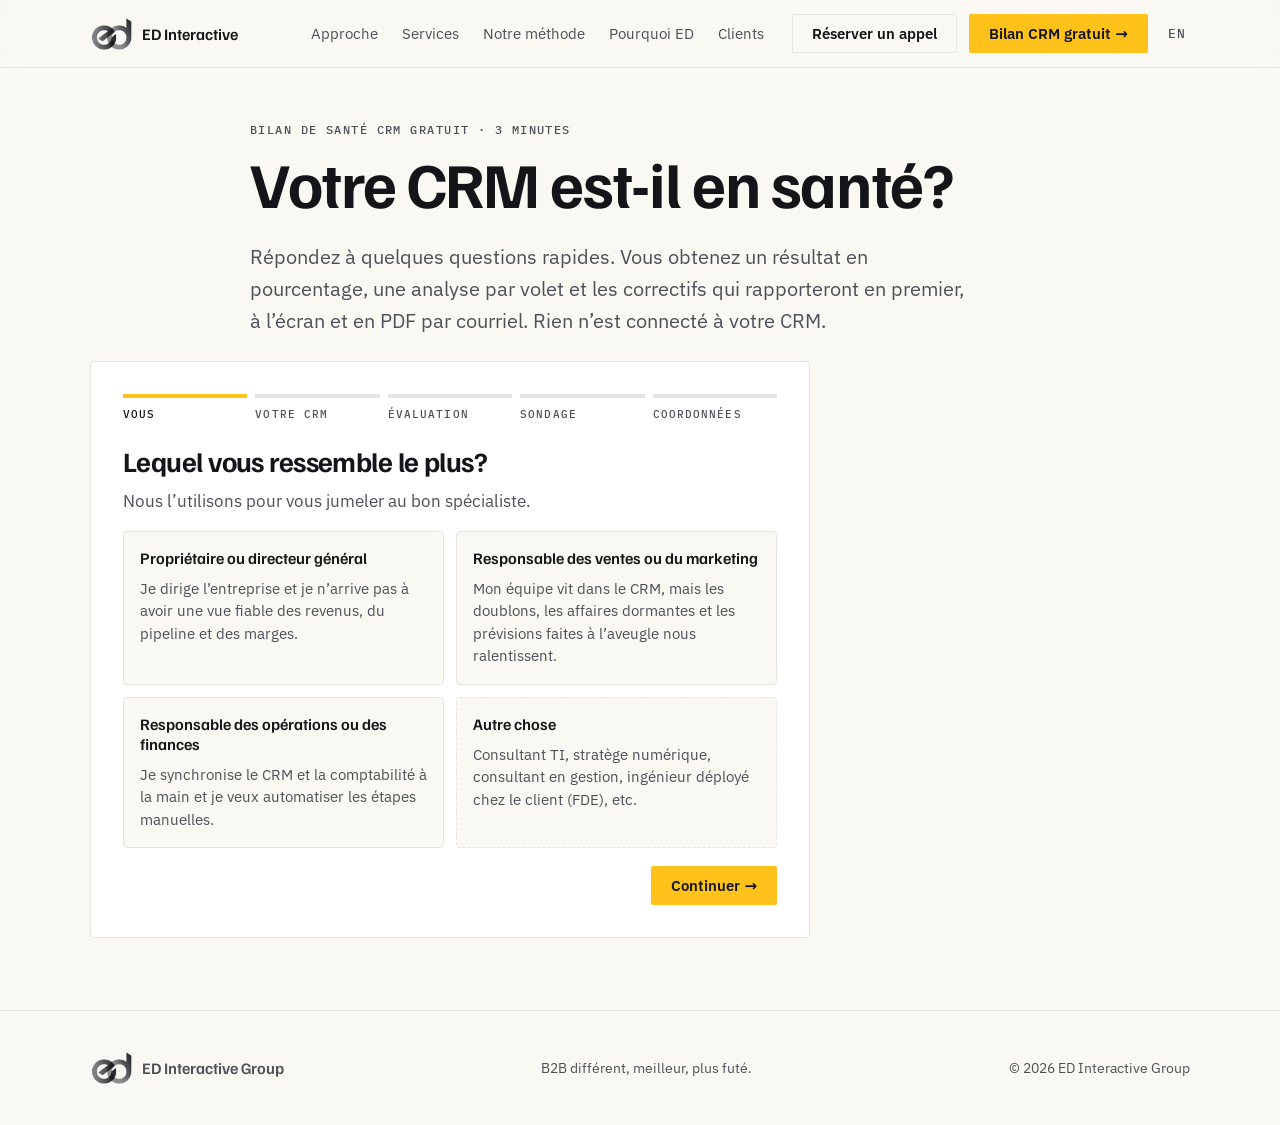
<file: fr/bilan-crm/index.html>
<!DOCTYPE html>
<html lang="fr-CA">
<head>
<meta charset="utf-8">
<meta name="viewport" content="width=device-width, initial-scale=1, viewport-fit=cover">
<title>Bilan de santé Zoho CRM gratuit | ED Interactive Group</title>
<meta name="description" content="Répondez à quelques questions rapides sur votre Zoho CRM et obtenez sur-le-champ un résultat, les correctifs les plus importants et un rapport PDF par courriel.">
<link rel="canonical" href="https://edinteractive.digital/fr/bilan-crm/">
<link rel="alternate" hreflang="en" href="https://edinteractive.digital/health-check/">
<link rel="alternate" hreflang="fr" href="https://edinteractive.digital/fr/bilan-crm/">
<link rel="alternate" hreflang="x-default" href="https://edinteractive.digital/health-check/">
<!-- Cloudflare Turnstile site key (public), same widget as the English page. Secret: TURNSTILE_SECRET in Pages. -->
<meta name="turnstile-sitekey" content="0x4AAAAAAFTg4JlPA7Wq3ATB">
<meta name="theme-color" content="#141518">
<link rel="icon" href="/favicon.ico?v=2" sizes="any">
<link rel="icon" type="image/png" sizes="32x32" href="/assets/img/favicon-32x32.png?v=2">
<link rel="apple-touch-icon" href="/assets/img/apple-touch-icon-180x180.png?v=2">
<link rel="preload" href="/assets/fonts/familjen-grotesk.woff2" as="font" type="font/woff2" crossorigin>
<link rel="preload" href="/assets/fonts/ibm-plex-sans.woff2" as="font" type="font/woff2" crossorigin>
<link rel="stylesheet" href="/assets/css/site.css?v=9">
<link rel="stylesheet" href="/assets/css/health-check.css?v=7">
<script type="module" src="/assets/js/hc-app.js?v=3"></script>
</head>
<body>
<header>
  <div class="wrap nav">
    <a class="brand" href="/fr/" aria-label="Accueil ED Interactive"><span class="mark" role="img" aria-label="monogramme ed"></span>ED Interactive</a>
    <ul>
      <li><a href="/fr/#approach">Approche</a></li>
      <li><a href="/fr/#services">Services</a></li>
      <li><a href="/fr/#process">Notre méthode</a></li>
      <li><a href="/fr/#why">Pourquoi ED</a></li>
      <li><a href="/fr/#voices">Clients</a></li>
    </ul>
    <a class="btn btn-ghost nav-consult" href="/fr/reserver/">Réserver un appel</a>
    <a class="btn btn-primary" href="/fr/bilan-crm/" aria-current="page"><span class="nav-full">Bilan CRM gratuit →</span><span class="nav-short">Bilan CRM</span></a>
    <a class="nav-lang" href="/health-check/" hreflang="en" lang="en" title="English">EN</a>
  </div>
</header>

<main id="top">
  <div class="wrap hc-intro">
    <p class="eyebrow">Bilan de santé CRM gratuit · 3 minutes</p>
    <h1>Votre CRM est-il en santé?</h1>
    <p class="lede">Répondez à quelques questions rapides. Vous obtenez un résultat en pourcentage, une analyse par volet et les correctifs qui rapporteront en premier, à l’écran et en PDF par courriel. Rien n’est connecté à votre CRM.</p>
  </div>

  <div class="wrap hc-stage">
    <form id="hc-flow" class="hc-card" novalidate>
      <ol class="hc-steps">
        <li data-step="0">Vous</li>
        <li data-step="1">Votre CRM</li>
        <li data-step="2">Évaluation</li>
        <li data-step="3">Sondage</li>
        <li data-step="4">Coordonnées</li>
      </ol>

      <section class="hc-step" data-step="0" aria-labelledby="hc-h0">
        <h2 id="hc-h0" tabindex="-1">Lequel vous ressemble le plus?</h2>
        <p class="hc-sub">Nous l’utilisons pour vous jumeler au bon spécialiste.</p>
        <div class="hc-roles" id="hc-roles" role="radiogroup" aria-labelledby="hc-h0"></div>
      </section>

      <section class="hc-step" data-step="1" aria-labelledby="hc-h1" hidden>
        <h2 id="hc-h1" tabindex="-1">Où le travail manuel s’accumule-t-il?</h2>
        <p class="hc-sub" id="hc-pain-hint">Choisissez-en jusqu’à trois.</p>
        <div class="hc-chips" id="hc-pains" role="group" aria-labelledby="hc-h1"></div>
        <p class="hc-label" id="hc-apps-l">Applications Zoho utilisées</p>
        <div class="hc-chips" id="hc-nozoho" role="group" aria-labelledby="hc-apps-l"></div>
        <div class="hc-chips" id="hc-apps" role="group" aria-labelledby="hc-apps-l"></div>
        <label class="hc-sr" for="hc-apps-other">Autres applications Zoho</label>
        <input id="hc-apps-other" type="text" placeholder="Autres, p. ex. Desk, Inventory, SalesIQ" maxlength="160">
        <div class="hc-crm-wrap" id="hc-crm-wrap" hidden>
          <p class="hc-label" id="hc-crms-l">Qu’utilisez-vous aujourd’hui pour vos clients et vos affaires?</p>
          <div class="hc-chips" id="hc-crms" role="group" aria-labelledby="hc-crms-l"></div>
          <label class="hc-sr" for="hc-crm-other">Autre chose</label>
          <input id="hc-crm-other" type="text" placeholder="Autre chose? Dites-nous lequel" maxlength="160">
        </div>
        <label>Combien de personnes utilisent votre CRM?
          <select id="hc-users"></select>
        </label>
      </section>

      <section class="hc-step" data-step="2" aria-labelledby="hc-h2" hidden>
        <h2 id="hc-h2" tabindex="-1">À quel point est-ce vrai pour votre entreprise?</h2>
        <p class="hc-sub">Choisissez un point sur chaque échelle. Fiez-vous à votre premier instinct.</p>
        <div id="hc-likert" class="hc-likert"></div>
      </section>

      <section class="hc-step" data-step="3" aria-labelledby="hc-h3" hidden>
        <h2 id="hc-h3" tabindex="-1">Trois petits sondages</h2>
        <p class="hc-sub">Une réponse chacun.</p>
        <div id="hc-polls" class="hc-polls"></div>
      </section>

      <section class="hc-step" data-step="4" aria-labelledby="hc-h4" hidden>
        <p class="eyebrow">Votre spécialiste</p>
        <div class="hc-match" id="hc-match"></div>
        <h2 id="hc-h4" tabindex="-1">Où devons-nous envoyer votre bilan?</h2>
        <label>Nom<input id="hc-name" type="text" autocomplete="name" maxlength="120" required></label>
        <label>Courriel professionnel<input id="hc-email" type="email" autocomplete="email" maxlength="200" placeholder="vous@entreprise.com" required></label>
        <label>Entreprise<input id="hc-company" type="text" autocomplete="organization" maxlength="160"></label>
        <label><span>Téléphone <span class="hc-opt">(facultatif)</span></span><input id="hc-phone" type="tel" autocomplete="tel" maxlength="40"></label>
        <label><span>Autre chose à nous dire? <span class="hc-opt">(facultatif)</span></span>
          <textarea id="hc-notes" rows="3" maxlength="1500" placeholder="p. ex. nous avons migré de Salesforce l’an dernier"></textarea>
        </label>
        <div id="hc-ts" class="hc-ts"></div>
        <div class="hc-hp" aria-hidden="true"><label>Site Web<input id="hc-website" type="text" tabindex="-1" autocomplete="off"></label></div>
      </section>

      <p class="form-msg hc-warn" id="hc-warn" role="alert" hidden></p>
      <div class="hc-nav">
        <button class="btn btn-ghost" type="button" id="hc-back" hidden>← Retour</button>
        <button class="btn btn-primary" type="submit" id="hc-next">Continuer →</button>
      </div>
      <p class="hc-fine" id="hc-fine" hidden>Accès en lecture seule. Nous ne modifions jamais vos données pendant un bilan.</p>
    </form>

    <div id="hc-result" class="hc-result" hidden tabindex="-1">
      <div class="panel">
        <div class="panel-head"><b>Votre bilan de santé CRM</b><span class="eyebrow" id="hc-for"></span></div>
        <div class="score"><span class="num"><span id="hc-score">0</span><span class="pct">&nbsp;%</span></span><span class="to"><span id="hc-band"></span></span></div>
        <div class="rows" id="hc-areas"></div>
        <h2 class="hc-fixes-h">À corriger en premier</h2>
        <ol class="hc-fixes" id="hc-fixes"></ol>
        <p class="panel-foot" id="hc-foot">Selon vos réponses seulement. L’audit complet vérifie vos vraies données CRM et Books par l’API, en lecture seule.</p>
      </div>
      <div class="hc-after">
        <p class="eyebrow">Votre spécialiste</p>
        <div class="hc-match" id="hc-match-2"></div>
        <p class="hc-sent" id="hc-sent" aria-live="polite"></p>
        <div class="hc-nav hc-nav-end">
          <button class="btn btn-ghost" type="button" id="hc-pdf">Télécharger le PDF</button>
          <a class="btn btn-primary" id="hc-book" href="/fr/reserver/">Réserver un appel →</a>
        </div>
        <p class="eyebrow">Voyez un exemple de rapport d’audit complet pour votre secteur</p>
        <div class="hc-chips">
          <a class="hc-chip" id="hc-s-fab" href="/fr/exemple-rapport/">Fabrication</a>
          <a class="hc-chip" id="hc-s-train" href="/fr/exemple-rapport/formation/">Formation</a>
        </div>
        <p class="hc-fine">Nous vous écrirons d’ici un jour ouvrable pour fixer votre appel stratégique Zoho et IA gratuit de 30 minutes.</p>
      </div>
    </div>
  </div>
</main>

<footer>
  <div class="wrap">
    <a class="brand" href="/fr/"><span class="mark" aria-hidden="true"></span>ED Interactive Group</a>
    <span>B2B différent, meilleur, plus futé.</span>
    <span>© 2026 ED Interactive Group</span>
  </div>
</footer>
</body>
</html>
</file>
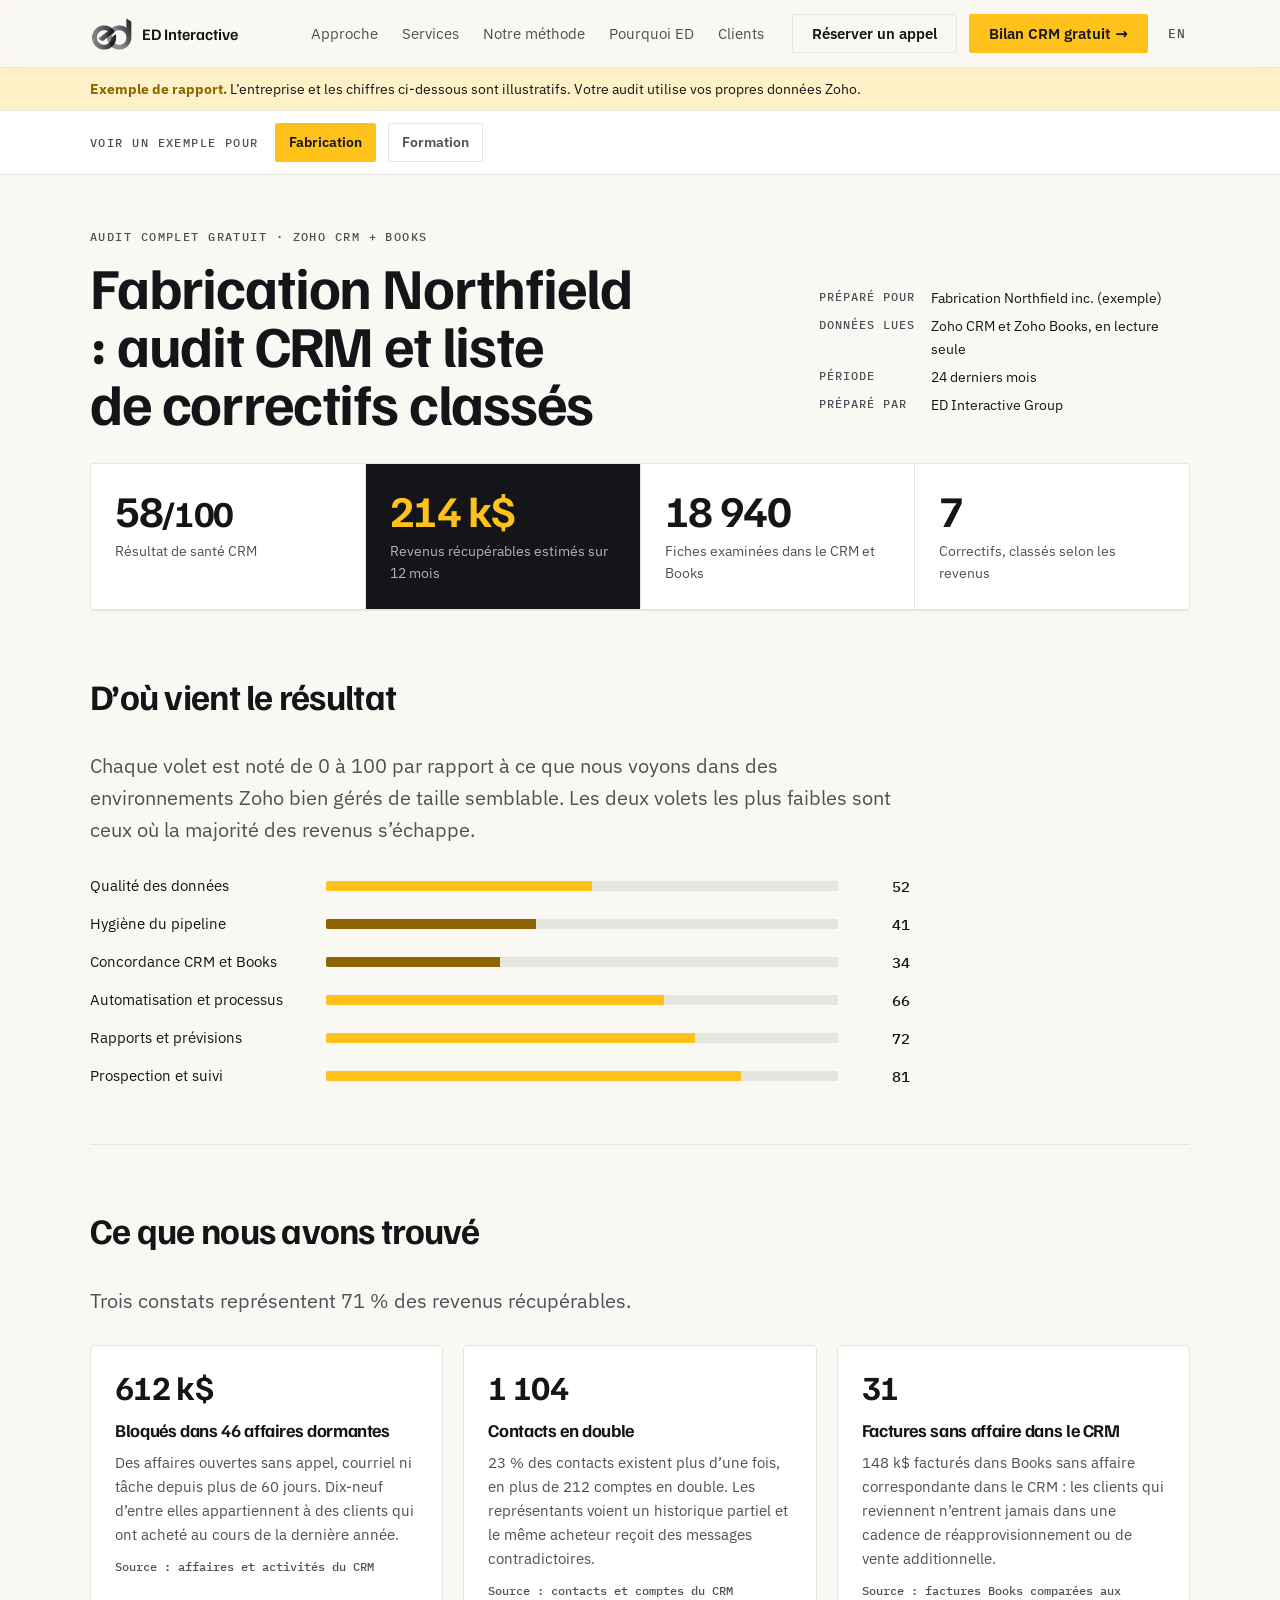
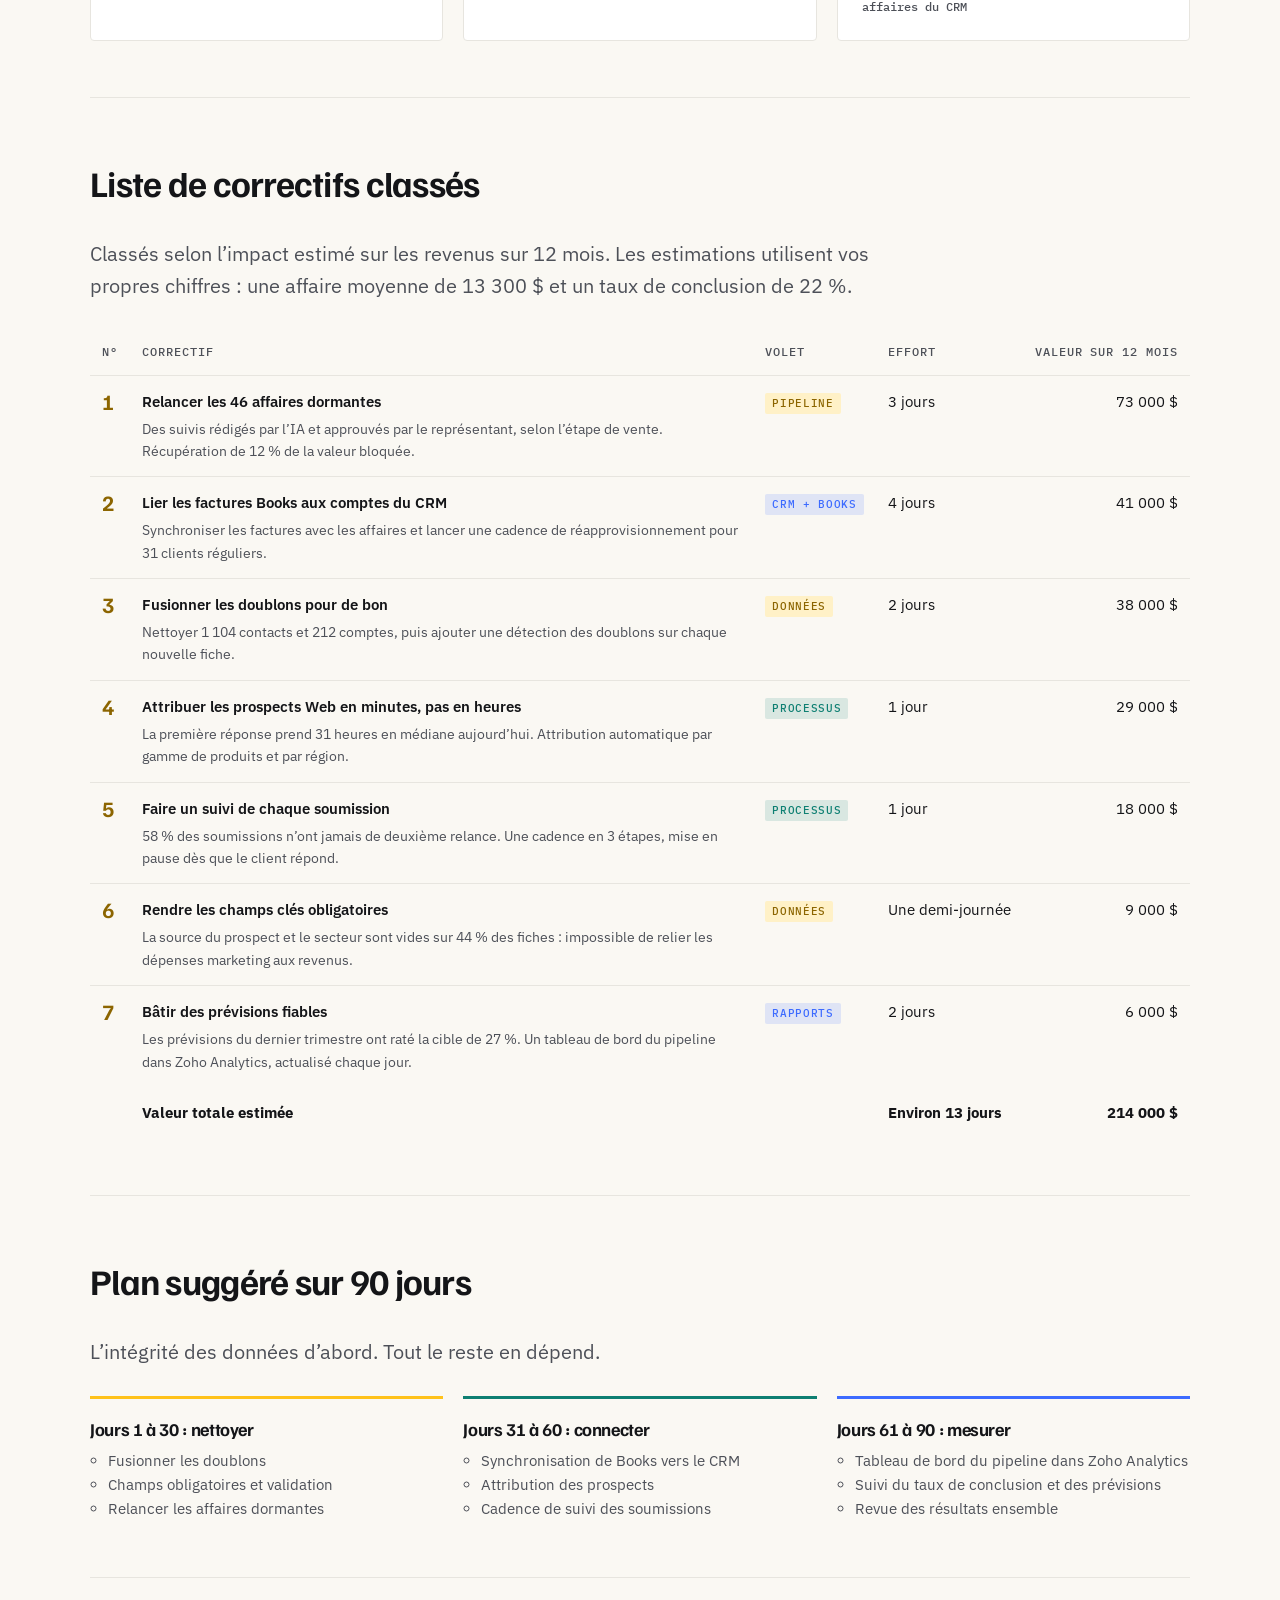
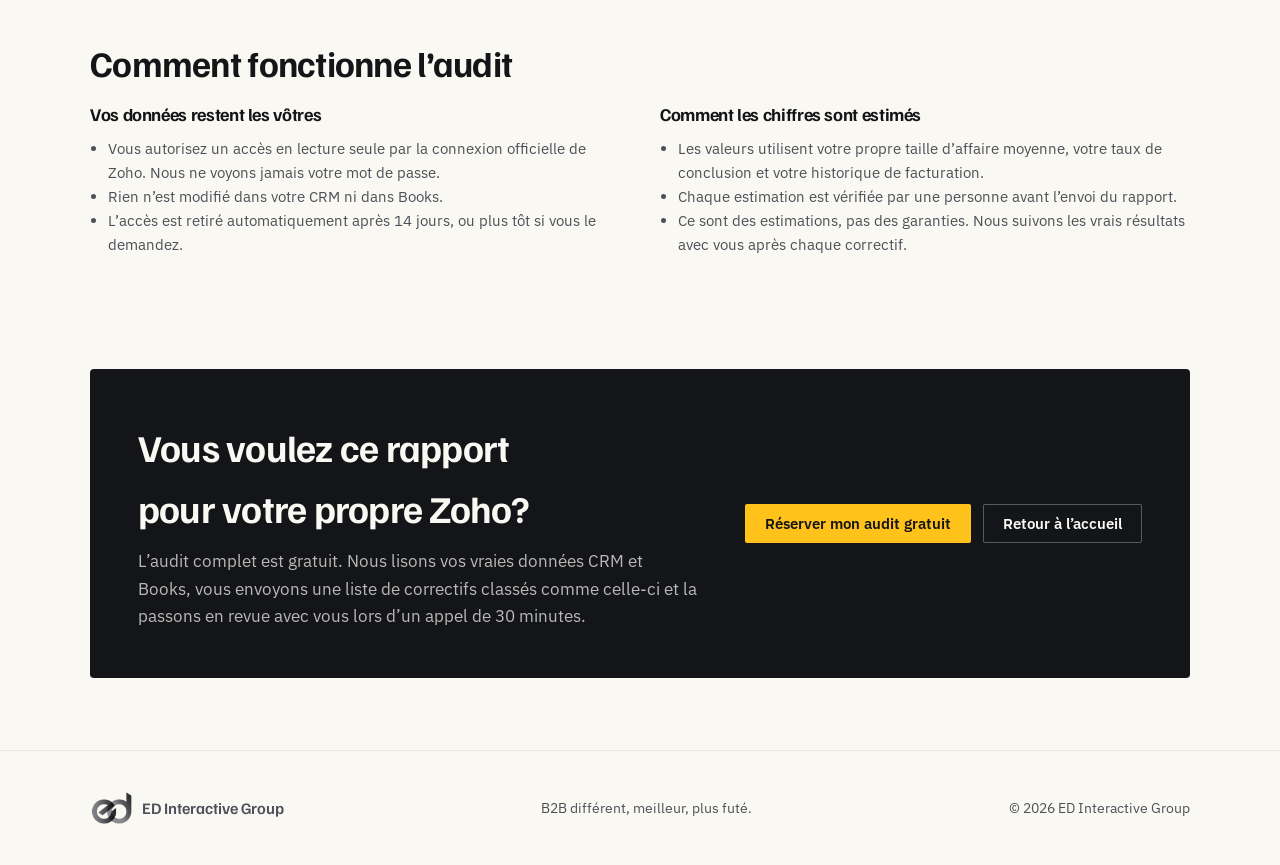
<file: fr/exemple-rapport/index.html>
<!DOCTYPE html>
<html lang="fr-CA">
<head>
<meta charset="utf-8">
<meta name="viewport" content="width=device-width, initial-scale=1, viewport-fit=cover">
<title>Exemple de rapport d’audit CRM | ED Interactive Group</title>
<meta name="description" content="Voyez ce que livre l’audit CRM gratuit d’ED Interactive : un résultat, des constats tirés de vos données Zoho CRM et Books, et une liste de correctifs classés selon les revenus que chacun peut rapporter.">
<meta name="robots" content="noindex, follow">
<link rel="canonical" href="https://edinteractive.digital/fr/exemple-rapport/">
<link rel="alternate" hreflang="en" href="https://edinteractive.digital/sample-report/">
<link rel="alternate" hreflang="fr" href="https://edinteractive.digital/fr/exemple-rapport/">
<meta name="theme-color" content="#141518">
<link rel="icon" href="/favicon.ico?v=2" sizes="any">
<link rel="icon" type="image/png" sizes="32x32" href="/assets/img/favicon-32x32.png?v=2">
<link rel="apple-touch-icon" href="/assets/img/apple-touch-icon-180x180.png?v=2">
<link rel="preload" href="/assets/fonts/familjen-grotesk.woff2" as="font" type="font/woff2" crossorigin>
<link rel="preload" href="/assets/fonts/ibm-plex-sans.woff2" as="font" type="font/woff2" crossorigin>
<link rel="stylesheet" href="/assets/css/site.css?v=9">
<link rel="stylesheet" href="/assets/css/report.css">
<script src="/assets/js/report.js?v=2" defer></script>
</head>
<body>
<header>
  <div class="wrap nav">
    <a class="brand" href="/fr/" aria-label="Accueil ED Interactive"><span class="mark" role="img" aria-label="monogramme ed"></span>ED Interactive</a>
    <ul>
      <li><a href="/fr/#approach">Approche</a></li>
      <li><a href="/fr/#services">Services</a></li>
      <li><a href="/fr/#process">Notre méthode</a></li>
      <li><a href="/fr/#why">Pourquoi ED</a></li>
      <li><a href="/fr/#voices">Clients</a></li>
    </ul>
    <a class="btn btn-ghost nav-consult" href="/fr/reserver/">Réserver un appel</a>
    <a class="btn btn-primary" href="/fr/bilan-crm/"><span class="nav-full">Bilan CRM gratuit →</span><span class="nav-short">Bilan CRM</span></a>
    <a class="nav-lang" href="/sample-report/" hreflang="en" lang="en" title="English">EN</a>
  </div>
</header>

<div class="r-banner">
  <div class="wrap"><b>Exemple de rapport.</b> <span data-banner>L’entreprise et les chiffres ci-dessous sont illustratifs. Votre audit utilise vos propres données Zoho.</span></div>
</div>

<nav class="r-switch" aria-label="Choisir un secteur">
  <div class="wrap"><span class="eyebrow">Voir un exemple pour</span>
    <a href="/fr/exemple-rapport/" data-ind="fab" aria-current="page">Fabrication</a>
    <a href="/fr/exemple-rapport/formation/" data-ind="training">Formation</a>
  </div>
</nav>

<main>
  <div class="wrap">

    <div class="r-head">
      <div>
        <p class="eyebrow">Audit complet gratuit · Zoho CRM + Books</p>
        <h1><span data-company>Fabrication Northfield</span> : audit CRM et liste de correctifs classés</h1>
      </div>
      <dl class="r-meta">
        <dt>Préparé pour</dt><dd><span data-company-full>Fabrication Northfield inc.</span> (exemple)</dd>
        <dt>Données lues</dt><dd>Zoho CRM et Zoho Books, en lecture seule</dd>
        <dt>Période</dt><dd>24 derniers mois</dd>
        <dt>Préparé par</dt><dd>ED Interactive Group</dd>
      </dl>
    </div>

    <div class="r-kpis">
      <div class="r-kpi"><div class="v">58<small>/100</small></div><div class="l">Résultat de santé CRM</div></div>
      <div class="r-kpi hl"><div class="v">214&nbsp;k$</div><div class="l">Revenus récupérables estimés sur 12 mois</div></div>
      <div class="r-kpi"><div class="v">18&nbsp;940</div><div class="l">Fiches examinées dans le CRM et Books</div></div>
      <div class="r-kpi"><div class="v">7</div><div class="l">Correctifs, classés selon les revenus</div></div>
    </div>

    <section class="r-sec" aria-labelledby="h-areas">
      <h2 id="h-areas">D’où vient le résultat</h2>
      <p class="lede">Chaque volet est noté de 0 à 100 par rapport à ce que nous voyons dans des environnements Zoho bien gérés de taille semblable. Les deux volets les plus faibles sont ceux où la majorité des revenus s’échappe.</p>
      <div class="areas">
        <div class="area"><span>Qualité des données</span><span class="track"><span class="fill w52"></span></span><span class="n">52</span></div>
        <div class="area"><span>Hygiène du pipeline</span><span class="track"><span class="fill low w41"></span></span><span class="n">41</span></div>
        <div class="area"><span>Concordance CRM et Books</span><span class="track"><span class="fill low w34"></span></span><span class="n">34</span></div>
        <div class="area"><span>Automatisation et processus</span><span class="track"><span class="fill w66"></span></span><span class="n">66</span></div>
        <div class="area"><span>Rapports et prévisions</span><span class="track"><span class="fill w72"></span></span><span class="n">72</span></div>
        <div class="area"><span>Prospection et suivi</span><span class="track"><span class="fill w81"></span></span><span class="n">81</span></div>
      </div>
    </section>

    <section class="r-sec" aria-labelledby="h-find">
      <h2 id="h-find">Ce que nous avons trouvé</h2>
      <p class="lede">Trois constats représentent 71&nbsp;% des revenus récupérables.</p>
      <div class="findings">
        <article class="finding">
          <div class="big">612&nbsp;k$</div>
          <h3>Bloqués dans 46 affaires dormantes</h3>
          <p>Des affaires ouvertes sans appel, courriel ni tâche depuis plus de 60 jours. Dix-neuf d’entre elles appartiennent à des clients qui ont acheté au cours de la dernière année.</p>
          <p class="src">Source : affaires et activités du CRM</p>
        </article>
        <article class="finding">
          <div class="big">1&nbsp;104</div>
          <h3>Contacts en double</h3>
          <p>23&nbsp;% des contacts existent plus d’une fois, en plus de 212 comptes en double. Les représentants voient un historique partiel et le même acheteur reçoit des messages contradictoires.</p>
          <p class="src">Source : contacts et comptes du CRM</p>
        </article>
        <article class="finding">
          <div class="big">31</div>
          <h3>Factures sans affaire dans le CRM</h3>
          <p>148&nbsp;k$ facturés dans Books sans affaire correspondante dans le CRM : les clients qui reviennent n’entrent jamais dans une cadence de réapprovisionnement ou de vente additionnelle.</p>
          <p class="src">Source : factures Books comparées aux affaires du CRM</p>
        </article>
      </div>
    </section>

    <section class="r-sec" aria-labelledby="h-fix">
      <h2 id="h-fix">Liste de correctifs classés</h2>
      <p class="lede">Classés selon l’impact estimé sur les revenus sur 12 mois. Les estimations utilisent vos propres chiffres : une affaire moyenne de 13&nbsp;300&nbsp;$ et un taux de conclusion de 22&nbsp;%.</p>
      <div class="scroll-x">
        <table class="fixes">
          <thead>
            <tr><th scope="col">N°</th><th scope="col">Correctif</th><th scope="col" class="hide-sm">Volet</th><th scope="col" class="hide-sm">Effort</th><th scope="col" class="num">Valeur sur 12 mois</th></tr>
          </thead>
          <tbody>
            <tr><td class="rk">1</td><td><div class="what">Relancer les 46 affaires dormantes</div><div class="why">Des suivis rédigés par l’IA et approuvés par le représentant, selon l’étape de vente. Récupération de 12&nbsp;% de la valeur bloquée.</div></td><td class="hide-sm"><span class="tag">Pipeline</span></td><td class="hide-sm">3 jours</td><td class="num">73&nbsp;000&nbsp;$</td></tr>
            <tr><td class="rk">2</td><td><div class="what">Lier les factures Books aux comptes du CRM</div><div class="why">Synchroniser les factures avec les affaires et lancer une cadence de réapprovisionnement pour 31 clients réguliers.</div></td><td class="hide-sm"><span class="tag t-smarter">CRM + Books</span></td><td class="hide-sm">4 jours</td><td class="num">41&nbsp;000&nbsp;$</td></tr>
            <tr><td class="rk">3</td><td><div class="what">Fusionner les doublons pour de bon</div><div class="why">Nettoyer 1&nbsp;104 contacts et 212 comptes, puis ajouter une détection des doublons sur chaque nouvelle fiche.</div></td><td class="hide-sm"><span class="tag">Données</span></td><td class="hide-sm">2 jours</td><td class="num">38&nbsp;000&nbsp;$</td></tr>
            <tr><td class="rk">4</td><td><div class="what">Attribuer les prospects Web en minutes, pas en heures</div><div class="why">La première réponse prend 31 heures en médiane aujourd’hui. Attribution automatique par gamme de produits et par région.</div></td><td class="hide-sm"><span class="tag t-better">Processus</span></td><td class="hide-sm">1 jour</td><td class="num">29&nbsp;000&nbsp;$</td></tr>
            <tr><td class="rk">5</td><td><div class="what">Faire un suivi de chaque soumission</div><div class="why">58&nbsp;% des soumissions n’ont jamais de deuxième relance. Une cadence en 3 étapes, mise en pause dès que le client répond.</div></td><td class="hide-sm"><span class="tag t-better">Processus</span></td><td class="hide-sm">1 jour</td><td class="num">18&nbsp;000&nbsp;$</td></tr>
            <tr><td class="rk">6</td><td><div class="what">Rendre les champs clés obligatoires</div><div class="why">La source du prospect et le secteur sont vides sur 44&nbsp;% des fiches : impossible de relier les dépenses marketing aux revenus.</div></td><td class="hide-sm"><span class="tag">Données</span></td><td class="hide-sm">Une demi-journée</td><td class="num">9&nbsp;000&nbsp;$</td></tr>
            <tr><td class="rk">7</td><td><div class="what">Bâtir des prévisions fiables</div><div class="why">Les prévisions du dernier trimestre ont raté la cible de 27&nbsp;%. Un tableau de bord du pipeline dans Zoho Analytics, actualisé chaque jour.</div></td><td class="hide-sm"><span class="tag t-smarter">Rapports</span></td><td class="hide-sm">2 jours</td><td class="num">6&nbsp;000&nbsp;$</td></tr>
          </tbody>
          <tfoot>
            <tr><td></td><td>Valeur totale estimée</td><td class="hide-sm"></td><td class="hide-sm">Environ 13 jours</td><td class="num">214&nbsp;000&nbsp;$</td></tr>
          </tfoot>
        </table>
      </div>
    </section>

    <section class="r-sec" aria-labelledby="h-plan">
      <h2 id="h-plan">Plan suggéré sur 90 jours</h2>
      <p class="lede">L’intégrité des données d’abord. Tout le reste en dépend.</p>
      <ol class="plan">
        <li><h3>Jours 1 à 30 : nettoyer</h3><ul><li>Fusionner les doublons</li><li>Champs obligatoires et validation</li><li>Relancer les affaires dormantes</li></ul></li>
        <li><h3>Jours 31 à 60 : connecter</h3><ul><li>Synchronisation de Books vers le CRM</li><li>Attribution des prospects</li><li>Cadence de suivi des soumissions</li></ul></li>
        <li><h3>Jours 61 à 90 : mesurer</h3><ul><li>Tableau de bord du pipeline dans Zoho Analytics</li><li>Suivi du taux de conclusion et des prévisions</li><li>Revue des résultats ensemble</li></ul></li>
      </ol>
    </section>

    <section class="r-sec" aria-labelledby="h-method">
      <h2 id="h-method">Comment fonctionne l’audit</h2>
      <div class="r-method">
        <div>
          <h3>Vos données restent les vôtres</h3>
          <ul>
            <li>Vous autorisez un accès en lecture seule par la connexion officielle de Zoho. Nous ne voyons jamais votre mot de passe.</li>
            <li>Rien n’est modifié dans votre CRM ni dans Books.</li>
            <li>L’accès est retiré automatiquement après 14 jours, ou plus tôt si vous le demandez.</li>
          </ul>
        </div>
        <div>
          <h3>Comment les chiffres sont estimés</h3>
          <ul>
            <li>Les valeurs utilisent votre propre taille d’affaire moyenne, votre taux de conclusion et votre historique de facturation.</li>
            <li>Chaque estimation est vérifiée par une personne avant l’envoi du rapport.</li>
            <li>Ce sont des estimations, pas des garanties. Nous suivons les vrais résultats avec vous après chaque correctif.</li>
          </ul>
        </div>
      </div>
    </section>

    <div class="r-cta">
      <div>
        <h2>Vous voulez ce rapport pour votre propre Zoho?</h2>
        <p>L’audit complet est gratuit. Nous lisons vos vraies données CRM et Books, vous envoyons une liste de correctifs classés comme celle-ci et la passons en revue avec vous lors d’un appel de 30 minutes.</p>
      </div>
      <div class="btns">
        <a class="btn btn-primary" href="/fr/bilan-crm/">Réserver mon audit gratuit</a>
        <a class="btn btn-ghost" href="/fr/">Retour à l’accueil</a>
      </div>
    </div>

  </div>
</main>

<footer>
  <div class="wrap">
    <a class="brand" href="/fr/"><span class="mark" aria-hidden="true"></span>ED Interactive Group</a>
    <span>B2B différent, meilleur, plus futé.</span>
    <span>© 2026 ED Interactive Group</span>
  </div>
</footer>
</body>
</html>
</file>
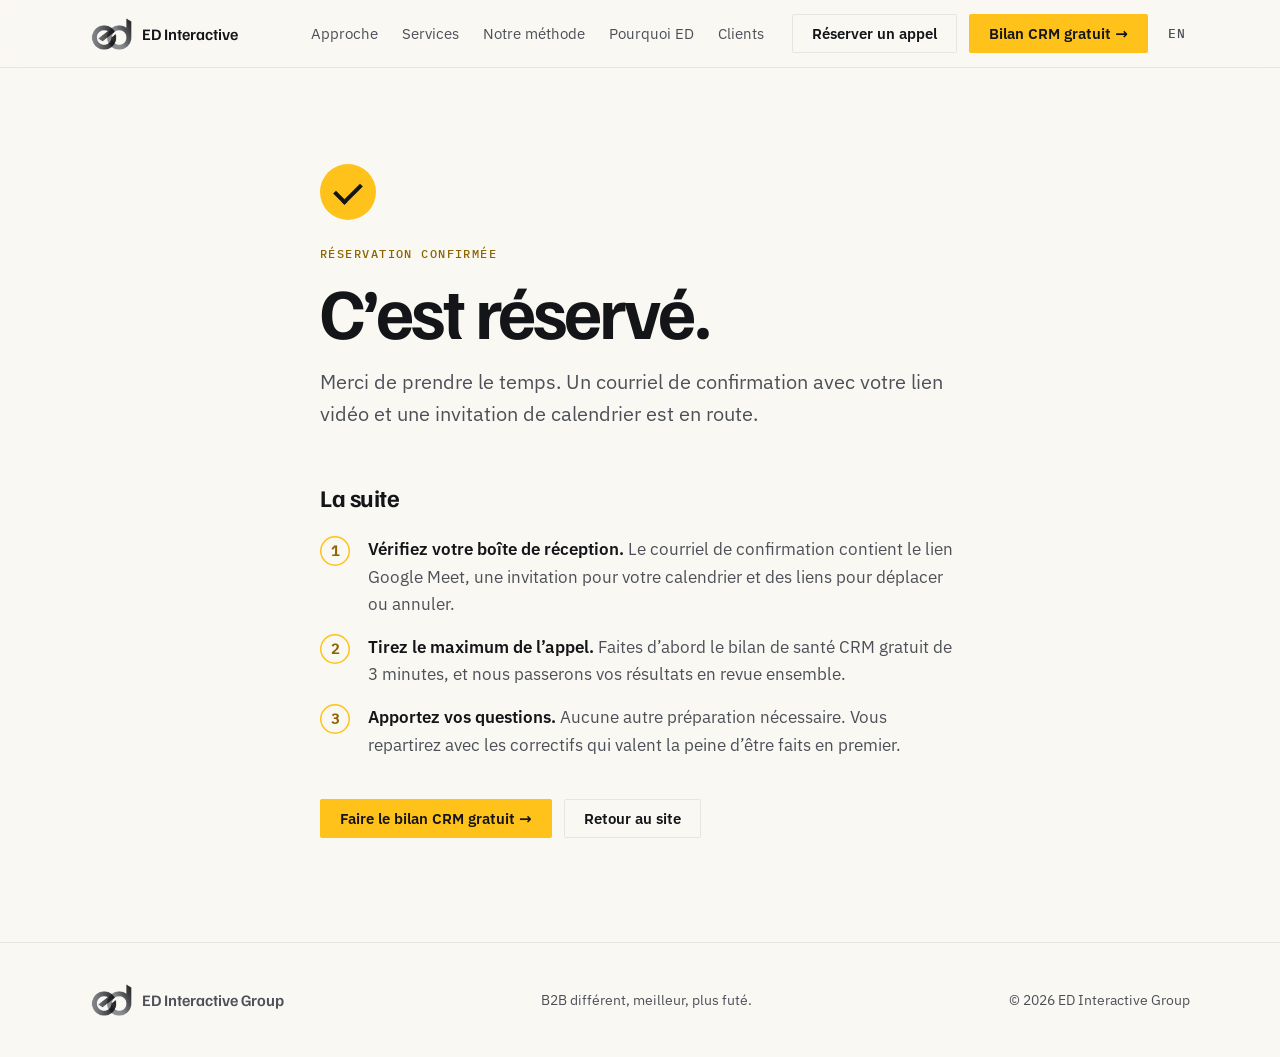
<file: fr/reservation-confirmee/index.html>
<!DOCTYPE html>
<html lang="fr-CA">
<head>
<meta charset="utf-8">
<meta name="viewport" content="width=device-width, initial-scale=1, viewport-fit=cover">
<title>Réservation confirmée | ED Interactive Group</title>
<meta name="description" content="Votre appel avec ED Interactive Group est confirmé.">
<meta name="robots" content="noindex, nofollow">
<meta name="referrer" content="no-referrer">
<link rel="canonical" href="https://edinteractive.digital/fr/reservation-confirmee/">
<meta name="theme-color" content="#141518">
<link rel="icon" href="/favicon.ico?v=2" sizes="any">
<link rel="icon" type="image/png" sizes="32x32" href="/assets/img/favicon-32x32.png?v=2">
<link rel="apple-touch-icon" href="/assets/img/apple-touch-icon-180x180.png?v=2">
<link rel="preload" href="/assets/fonts/familjen-grotesk.woff2" as="font" type="font/woff2" crossorigin>
<link rel="preload" href="/assets/fonts/ibm-plex-sans.woff2" as="font" type="font/woff2" crossorigin>
<link rel="stylesheet" href="/assets/css/site.css?v=9">
<link rel="stylesheet" href="/assets/css/booked.css?v=2">
<script src="/assets/js/booked.js?v=5" defer></script>
</head>
<body>
<header>
  <div class="wrap nav">
    <a class="brand" href="/fr/" aria-label="Accueil ED Interactive"><span class="mark" role="img" aria-label="monogramme ed"></span>ED Interactive</a>
    <ul>
      <li><a href="/fr/#approach">Approche</a></li>
      <li><a href="/fr/#services">Services</a></li>
      <li><a href="/fr/#process">Notre méthode</a></li>
      <li><a href="/fr/#why">Pourquoi ED</a></li>
      <li><a href="/fr/#voices">Clients</a></li>
    </ul>
    <a class="btn btn-ghost nav-consult" href="/fr/reserver/">Réserver un appel</a>
    <a class="btn btn-primary" href="/fr/bilan-crm/"><span class="nav-full">Bilan CRM gratuit →</span><span class="nav-short">Bilan CRM</span></a>
    <a class="nav-lang" href="/booked/" hreflang="en" lang="en" title="English">EN</a>
  </div>
</header>

<main class="bk">
  <div class="wrap bk-wrap">
    <div class="bk-tick" aria-hidden="true"></div>
    <p class="eyebrow bk-eyebrow">Réservation confirmée</p>
    <h1 class="bk-title">C’est réservé<span data-bk-name></span>.</h1>
    <p class="bk-lede">Merci de prendre le temps. Un courriel de confirmation avec votre lien vidéo et une invitation de calendrier est en route.</p>

    <dl class="bk-card" data-bk-card hidden>
      <div data-bk-row="service"><dt>Séance</dt><dd></dd></div>
      <div data-bk-row="staff"><dt>Avec</dt><dd></dd></div>
      <div data-bk-row="when"><dt>Quand</dt><dd></dd></div>
      <div data-bk-row="tz"><dt>Fuseau horaire</dt><dd></dd></div>
      <div data-bk-row="id"><dt>N° de réservation</dt><dd></dd></div>
    </dl>

    <section class="bk-next" aria-labelledby="bk-next-h">
      <h2 id="bk-next-h">La suite</h2>
      <ol>
        <li><b>Vérifiez votre boîte de réception.</b> Le courriel de confirmation contient le lien Google Meet, une invitation pour votre calendrier et des liens pour déplacer ou annuler.</li>
        <li><b>Tirez le maximum de l’appel.</b> Faites d’abord le bilan de santé CRM gratuit de 3 minutes, et nous passerons vos résultats en revue ensemble.</li>
        <li><b>Apportez vos questions.</b> Aucune autre préparation nécessaire. Vous repartirez avec les correctifs qui valent la peine d’être faits en premier.</li>
      </ol>
    </section>

    <div class="bk-actions">
      <a class="btn btn-primary" href="/fr/bilan-crm/">Faire le bilan CRM gratuit →</a>
      <a class="btn btn-ghost" href="/fr/">Retour au site</a>
    </div>
  </div>
</main>

<footer>
  <div class="wrap">
    <a class="brand" href="/fr/"><span class="mark" aria-hidden="true"></span>ED Interactive Group</a>
    <span>B2B différent, meilleur, plus futé.</span>
    <span>© 2026 ED Interactive Group</span>
  </div>
</footer>
</body>
</html>
</file>
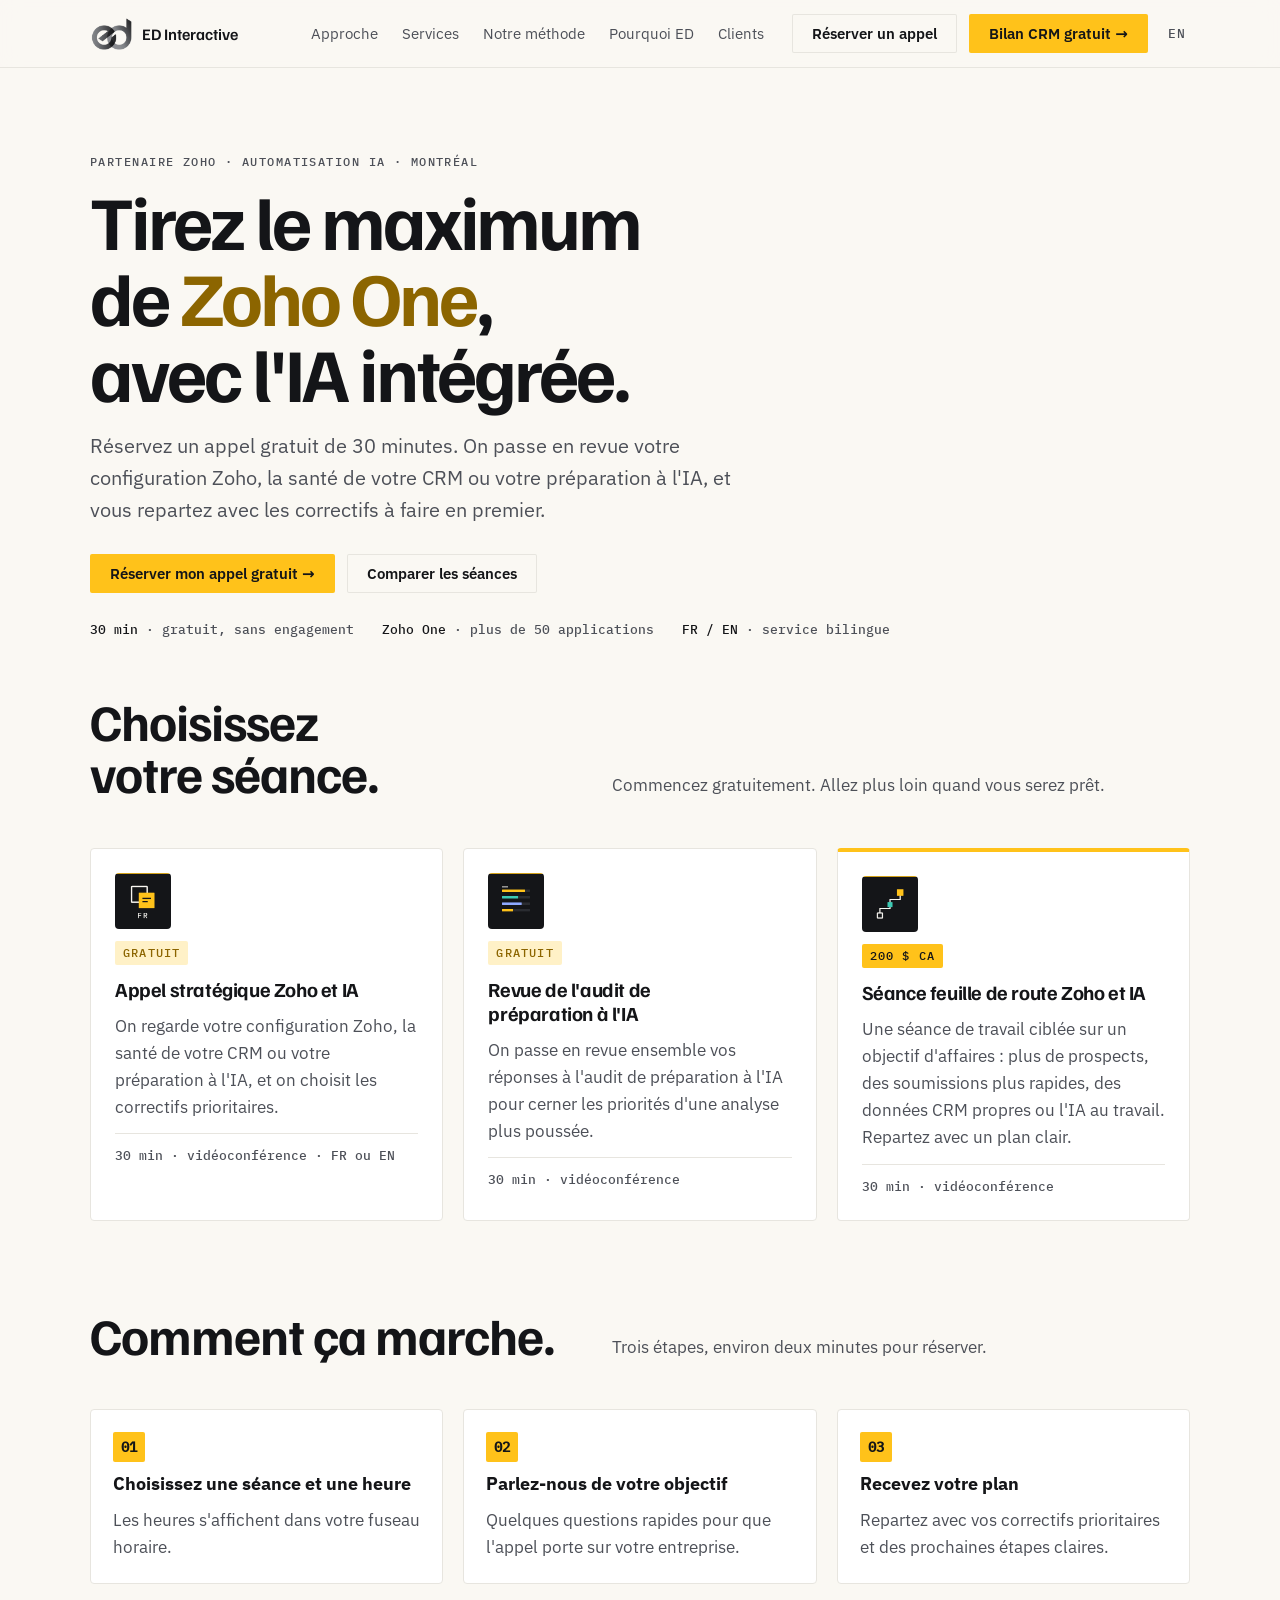
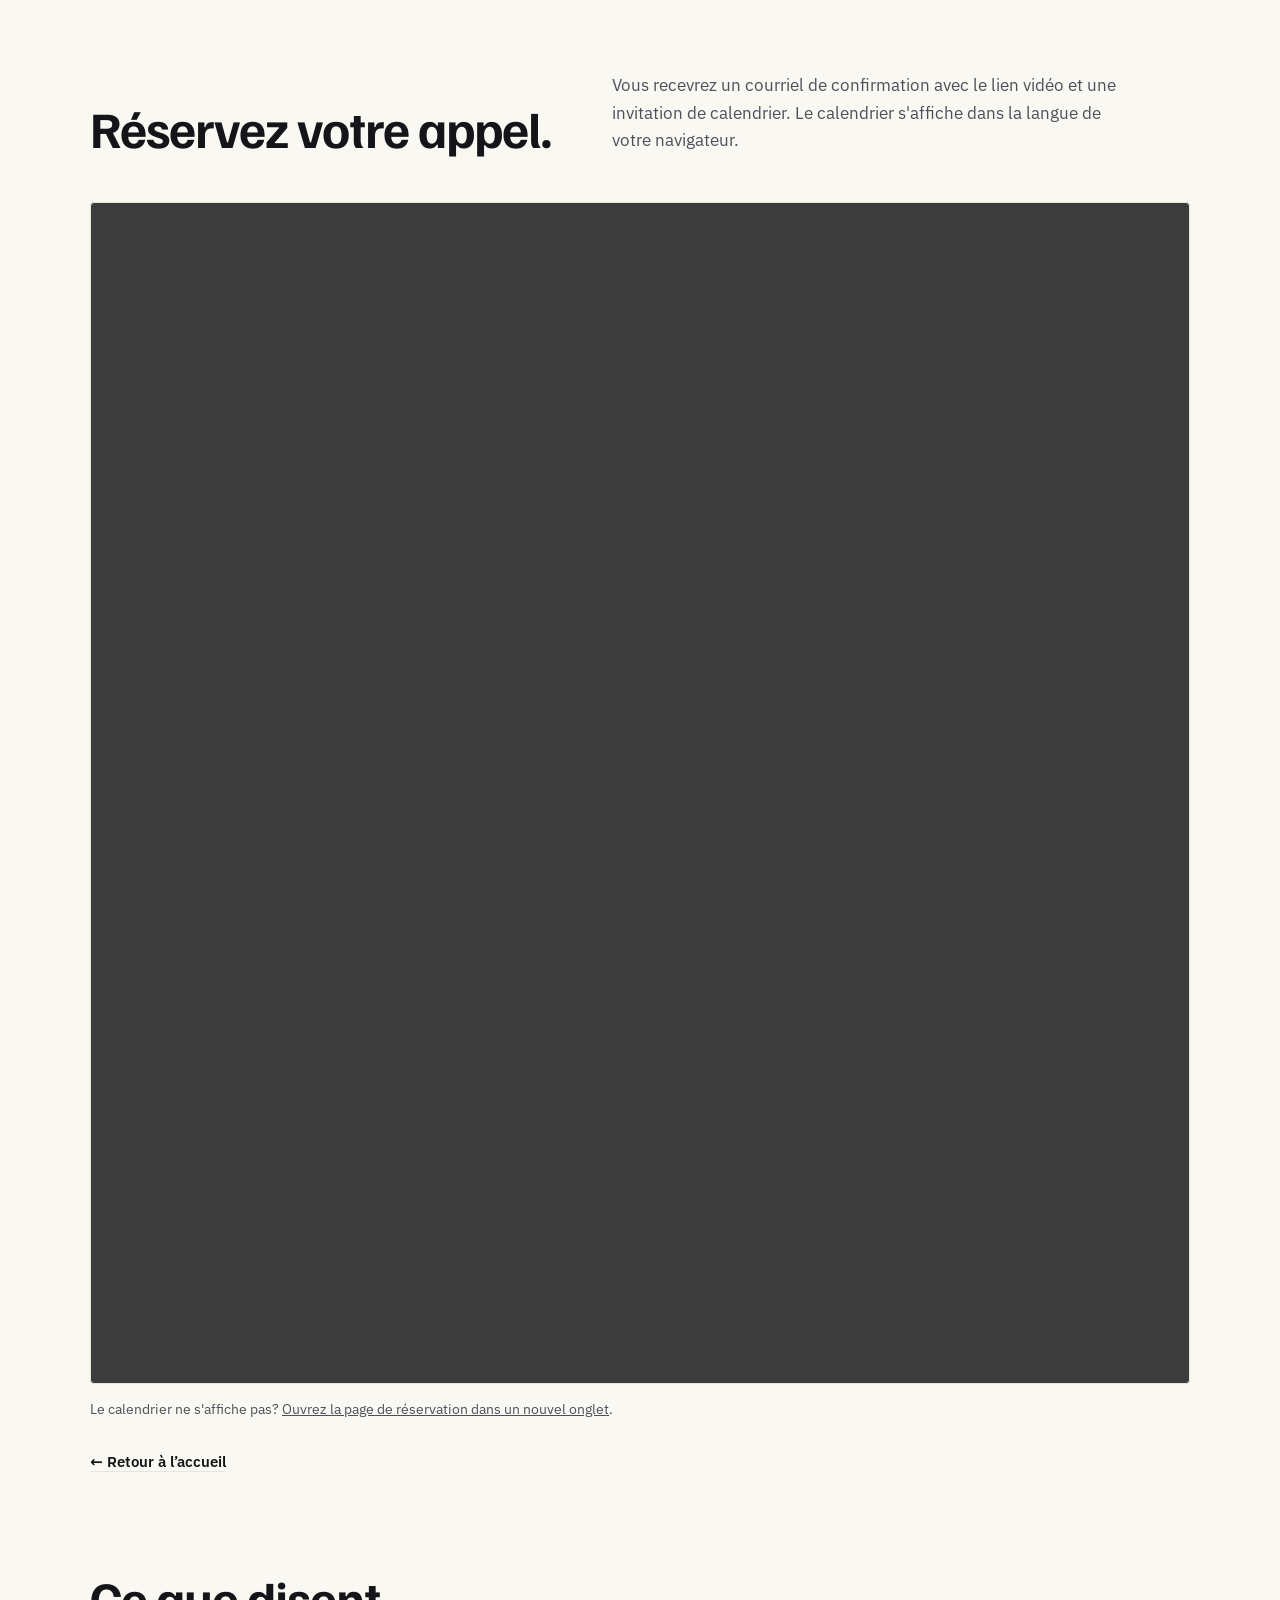
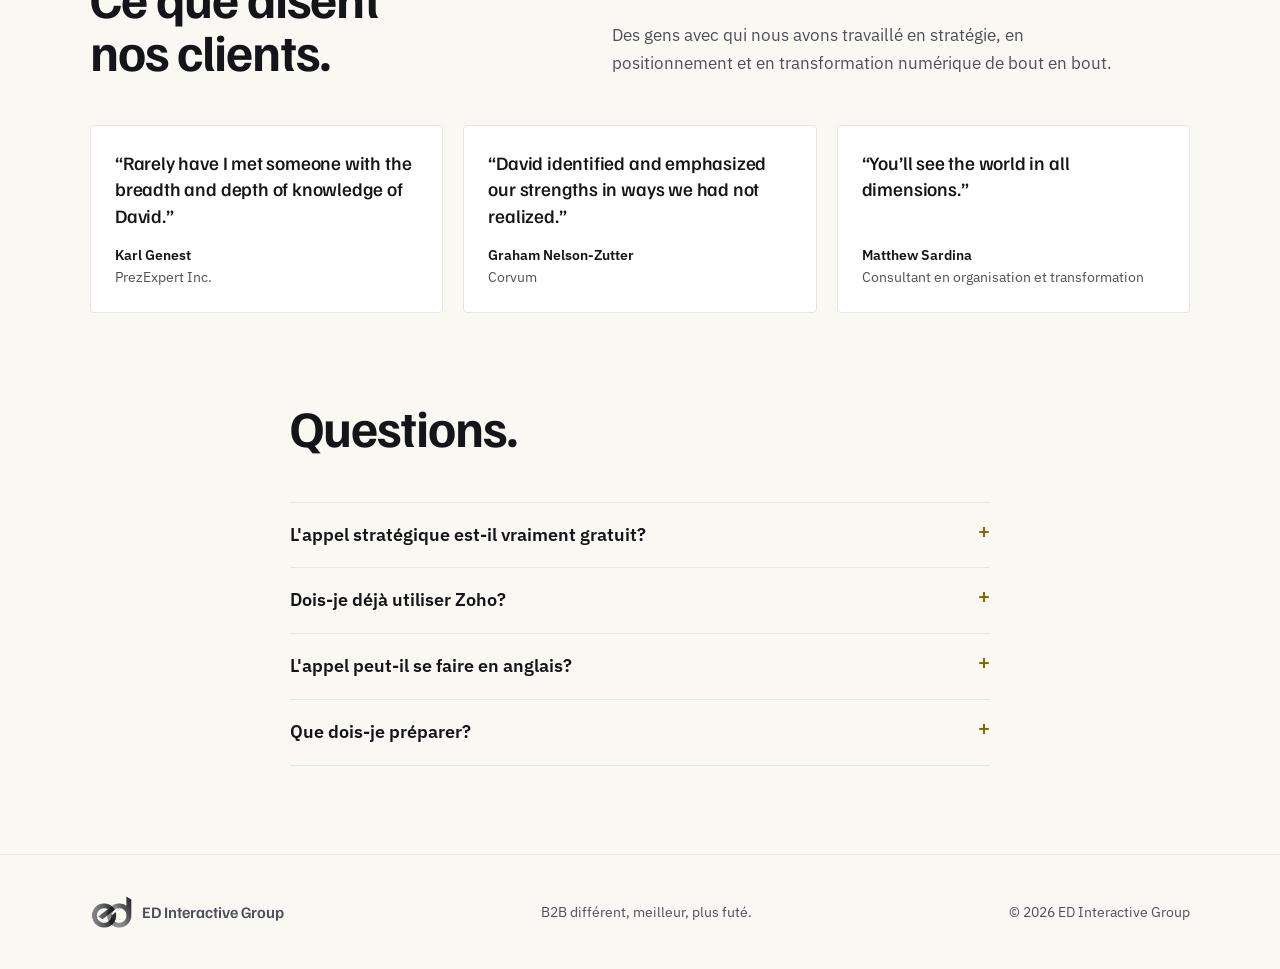
<file: fr/reserver/index.html>
<!DOCTYPE html>
<html lang="fr-CA">
<head>
<meta charset="utf-8">
<meta name="viewport" content="width=device-width, initial-scale=1, viewport-fit=cover">
<title>Réserver un appel | ED Interactive Group</title>
<meta name="description" content="Réservez un appel stratégique Zoho et IA gratuit de 30 minutes avec ED Interactive Group, partenaire Zoho. Repartez avec les correctifs à faire en premier. En français ou en anglais.">
<link rel="canonical" href="https://edinteractive.digital/fr/reserver/">
<link rel="alternate" hreflang="en" href="https://edinteractive.digital/book/">
<link rel="alternate" hreflang="fr" href="https://edinteractive.digital/fr/reserver/">
<link rel="alternate" hreflang="x-default" href="https://edinteractive.digital/book/">
<meta property="og:type" content="website">
<meta property="og:locale" content="fr_CA">
<meta property="og:locale:alternate" content="en_CA">
<meta property="og:title" content="Réserver un appel | ED Interactive Group">
<meta property="og:description" content="Un appel stratégique Zoho et IA gratuit de 30 minutes. Repartez avec les correctifs à faire en premier.">
<meta property="og:url" content="https://edinteractive.digital/fr/reserver/">
<meta property="og:image" content="https://edinteractive.digital/assets/img/og.png">
<meta name="theme-color" content="#141518">
<link rel="icon" href="/favicon.ico?v=2" sizes="any">
<link rel="icon" type="image/png" sizes="32x32" href="/assets/img/favicon-32x32.png?v=2">
<link rel="apple-touch-icon" href="/assets/img/apple-touch-icon-180x180.png?v=2">
<link rel="preload" href="/assets/fonts/familjen-grotesk.woff2" as="font" type="font/woff2" crossorigin>
<link rel="preload" href="/assets/fonts/ibm-plex-sans.woff2" as="font" type="font/woff2" crossorigin>
<link rel="stylesheet" href="/assets/css/site.css?v=9">
<link rel="stylesheet" href="/assets/css/book.css?v=2">
<script src="/assets/js/book.js?v=1" defer></script>
</head>
<body>
<header>
  <div class="wrap nav">
    <a class="brand" href="/fr/" aria-label="Accueil ED Interactive"><span class="mark" role="img" aria-label="monogramme ed"></span>ED Interactive</a>
    <ul>
      <li><a href="/fr/#approach">Approche</a></li>
      <li><a href="/fr/#services">Services</a></li>
      <li><a href="/fr/#process">Notre méthode</a></li>
      <li><a href="/fr/#why">Pourquoi ED</a></li>
      <li><a href="/fr/#voices">Clients</a></li>
    </ul>
    <a class="btn btn-ghost nav-consult" href="#book">Réserver un appel</a>
    <a class="btn btn-primary" href="/fr/bilan-crm/"><span class="nav-full">Bilan CRM gratuit →</span><span class="nav-short">Bilan CRM</span></a>
    <a class="nav-lang" href="/book/" hreflang="en" lang="en" title="English">EN</a>
  </div>
</header>

<main id="top">
  <section class="bkg-hero">
    <div class="wrap">
      <p class="eyebrow">Partenaire Zoho · Automatisation IA · Montréal</p>
      <h1>Tirez le maximum de <em>Zoho One</em>, avec l'IA intégrée.</h1>
      <p class="lede">Réservez un appel gratuit de 30 minutes. On passe en revue votre configuration Zoho, la santé de votre CRM ou votre préparation à l'IA, et vous repartez avec les correctifs à faire en premier.</p>
      <div class="cta-row">
        <a class="btn btn-primary" href="#book">Réserver mon appel gratuit →</a>
        <a class="btn btn-ghost" href="#sessions">Comparer les séances</a>
      </div>
      <ul class="bkg-facts">
        <li><b>30 min</b> · gratuit, sans engagement</li>
        <li><b>Zoho One</b> · plus de 50 applications</li>
        <li><b>FR / EN</b> · service bilingue</li>
      </ul>
    </div>
  </section>

  <section id="sessions" class="flush-top">
    <div class="wrap">
      <div class="sec-head">
        <h2>Choisissez votre séance.</h2>
        <p>Commencez gratuitement. Allez plus loin quand vous serez prêt.</p>
      </div>
      <div class="bkg-sessions">
        <a class="bkg-session" href="#book">
          <img src="/assets/img/brand/services/v2/appel-strategique-fr.png" alt="" width="56" height="56">
          <span class="bkg-tag">Gratuit</span>
          <h3>Appel stratégique Zoho et IA</h3>
          <p>On regarde votre configuration Zoho, la santé de votre CRM ou votre préparation à l'IA, et on choisit les correctifs prioritaires.</p>
          <span class="bkg-meta">30 min · vidéoconférence · FR ou EN</span>
        </a>
        <a class="bkg-session" href="#book">
          <img src="/assets/img/brand/services/v2/ai-readiness-audit-review.png" alt="" width="56" height="56">
          <span class="bkg-tag">Gratuit</span>
          <h3>Revue de l'audit de préparation à l'IA</h3>
          <p>On passe en revue ensemble vos réponses à l'audit de préparation à l'IA pour cerner les priorités d'une analyse plus poussée.</p>
          <span class="bkg-meta">30 min · vidéoconférence</span>
        </a>
        <a class="bkg-session paid" href="#book">
          <img src="/assets/img/brand/services/v2/zoho-ai-roadmap-session.png" alt="" width="56" height="56">
          <span class="bkg-tag">200 $ CA</span>
          <h3>Séance feuille de route Zoho et IA</h3>
          <p>Une séance de travail ciblée sur un objectif d'affaires : plus de prospects, des soumissions plus rapides, des données CRM propres ou l'IA au travail. Repartez avec un plan clair.</p>
          <span class="bkg-meta">30 min · vidéoconférence</span>
        </a>
      </div>
    </div>
  </section>

  <section id="how" class="flush-top">
    <div class="wrap">
      <div class="sec-head">
        <h2>Comment ça marche.</h2>
        <p>Trois étapes, environ deux minutes pour réserver.</p>
      </div>
      <ol class="bkg-steps">
        <li><b>Choisissez une séance et une heure</b><span>Les heures s'affichent dans votre fuseau horaire.</span></li>
        <li><b>Parlez-nous de votre objectif</b><span>Quelques questions rapides pour que l'appel porte sur votre entreprise.</span></li>
        <li><b>Recevez votre plan</b><span>Repartez avec vos correctifs prioritaires et des prochaines étapes claires.</span></li>
      </ol>
    </div>
  </section>

  <section id="book" class="flush-top">
    <div class="wrap">
      <div class="sec-head">
        <h2>Réservez votre appel.</h2>
        <p>Vous recevrez un courriel de confirmation avec le lien vidéo et une invitation de calendrier. Le calendrier s'affiche dans la langue de votre navigateur.</p>
      </div>
      <div class="bkg-embed">
        <iframe src="https://bookings.edinteractive.digital/portal-embed#/scheduler" title="Réserver un appel avec ED Interactive Group" loading="lazy" referrerpolicy="strict-origin-when-cross-origin"></iframe>
      </div>
      <p class="bkg-fallback">Le calendrier ne s'affiche pas? <a href="https://bookings.edinteractive.digital/" target="_blank" rel="noopener">Ouvrez la page de réservation dans un nouvel onglet</a>.</p>
      <p class="bkg-home"><a href="/fr/">← Retour à l’accueil</a></p>
    </div>
  </section>

  <section id="voices" class="flush-top">
    <div class="wrap">
      <div class="sec-head">
        <h2>Ce que disent nos clients.</h2>
        <p>Des gens avec qui nous avons travaillé en stratégie, en positionnement et en transformation numérique de bout en bout.</p>
      </div>
      <div class="voices">
        <figure class="voice"><blockquote lang="en">&ldquo;Rarely have I met someone with the breadth and depth of knowledge of David.&rdquo;</blockquote><figcaption><b>Karl Genest</b>PrezExpert Inc.</figcaption></figure>
        <figure class="voice"><blockquote lang="en">&ldquo;David identified and emphasized our strengths in ways we had not realized.&rdquo;</blockquote><figcaption><b>Graham Nelson-Zutter</b>Corvum</figcaption></figure>
        <figure class="voice"><blockquote lang="en">&ldquo;You&rsquo;ll see the world in all dimensions.&rdquo;</blockquote><figcaption><b>Matthew Sardina</b>Consultant en organisation et transformation</figcaption></figure>
      </div>
    </div>
  </section>

  <section id="faq" class="flush-top">
    <div class="wrap bkg-faq">
      <div class="sec-head"><h2>Questions.</h2></div>
      <details><summary>L'appel stratégique est-il vraiment gratuit?</summary><p>Oui. 30 minutes, sans engagement. S'il y a une bonne correspondance, on vous propose la suite; sinon, vous gardez les conseils.</p></details>
      <details><summary>Dois-je déjà utiliser Zoho?</summary><p>Non. On aide autant les équipes déjà sur Zoho One que celles qui se demandent si c'est le bon choix.</p></details>
      <details><summary>L'appel peut-il se faire en anglais?</summary><p>Oui. Réservez la séance en anglais ou indiquez-le dans le formulaire de réservation.</p></details>
      <details><summary>Que dois-je préparer?</summary><p>Simplement votre objectif principal ou votre irritant. Pour un appel plus ciblé, faites d'abord le <a href="/fr/bilan-crm/">bilan CRM gratuit</a> et on passera vos résultats en revue ensemble.</p></details>
    </div>
  </section>
</main>

<footer>
  <div class="wrap">
    <a class="brand" href="/fr/"><span class="mark" aria-hidden="true"></span>ED Interactive Group</a>
    <span>B2B différent, meilleur, plus futé.</span>
    <span>© 2026 ED Interactive Group</span>
  </div>
</footer>
</body>
</html>
</file>
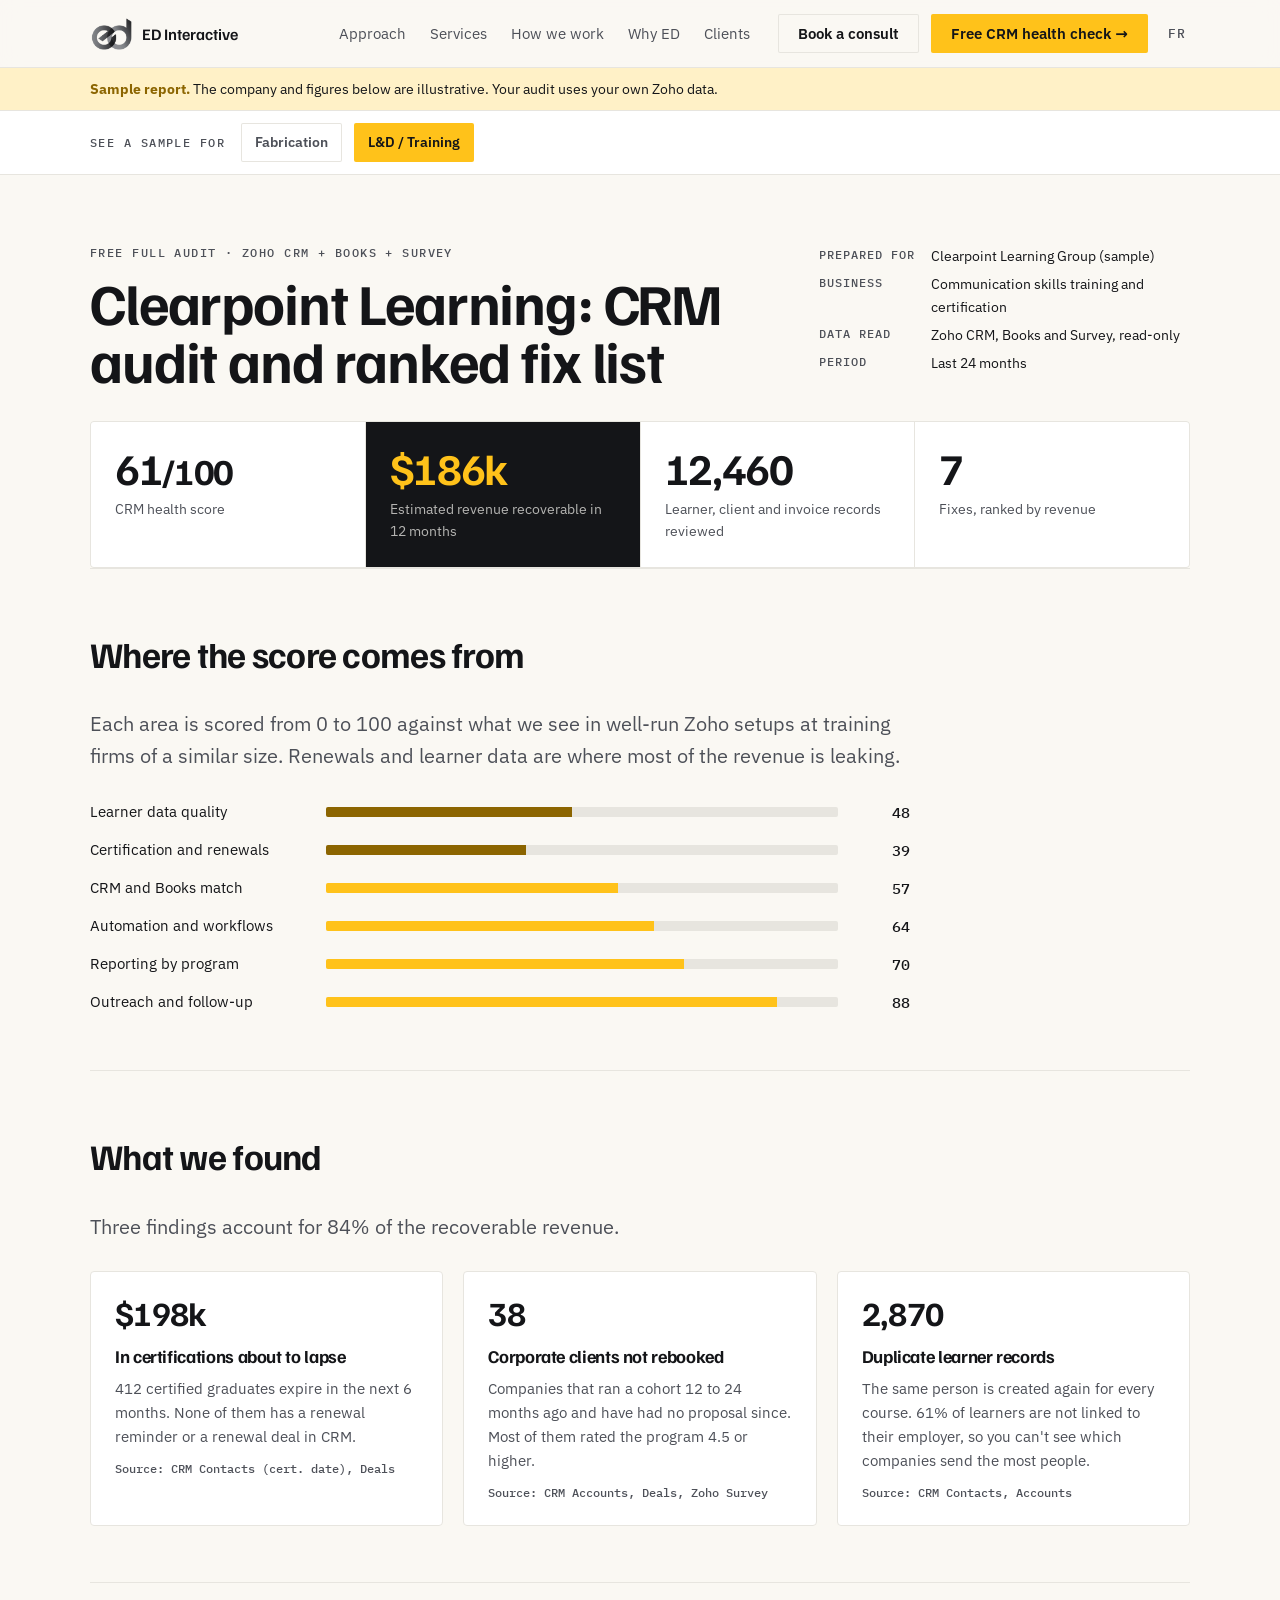
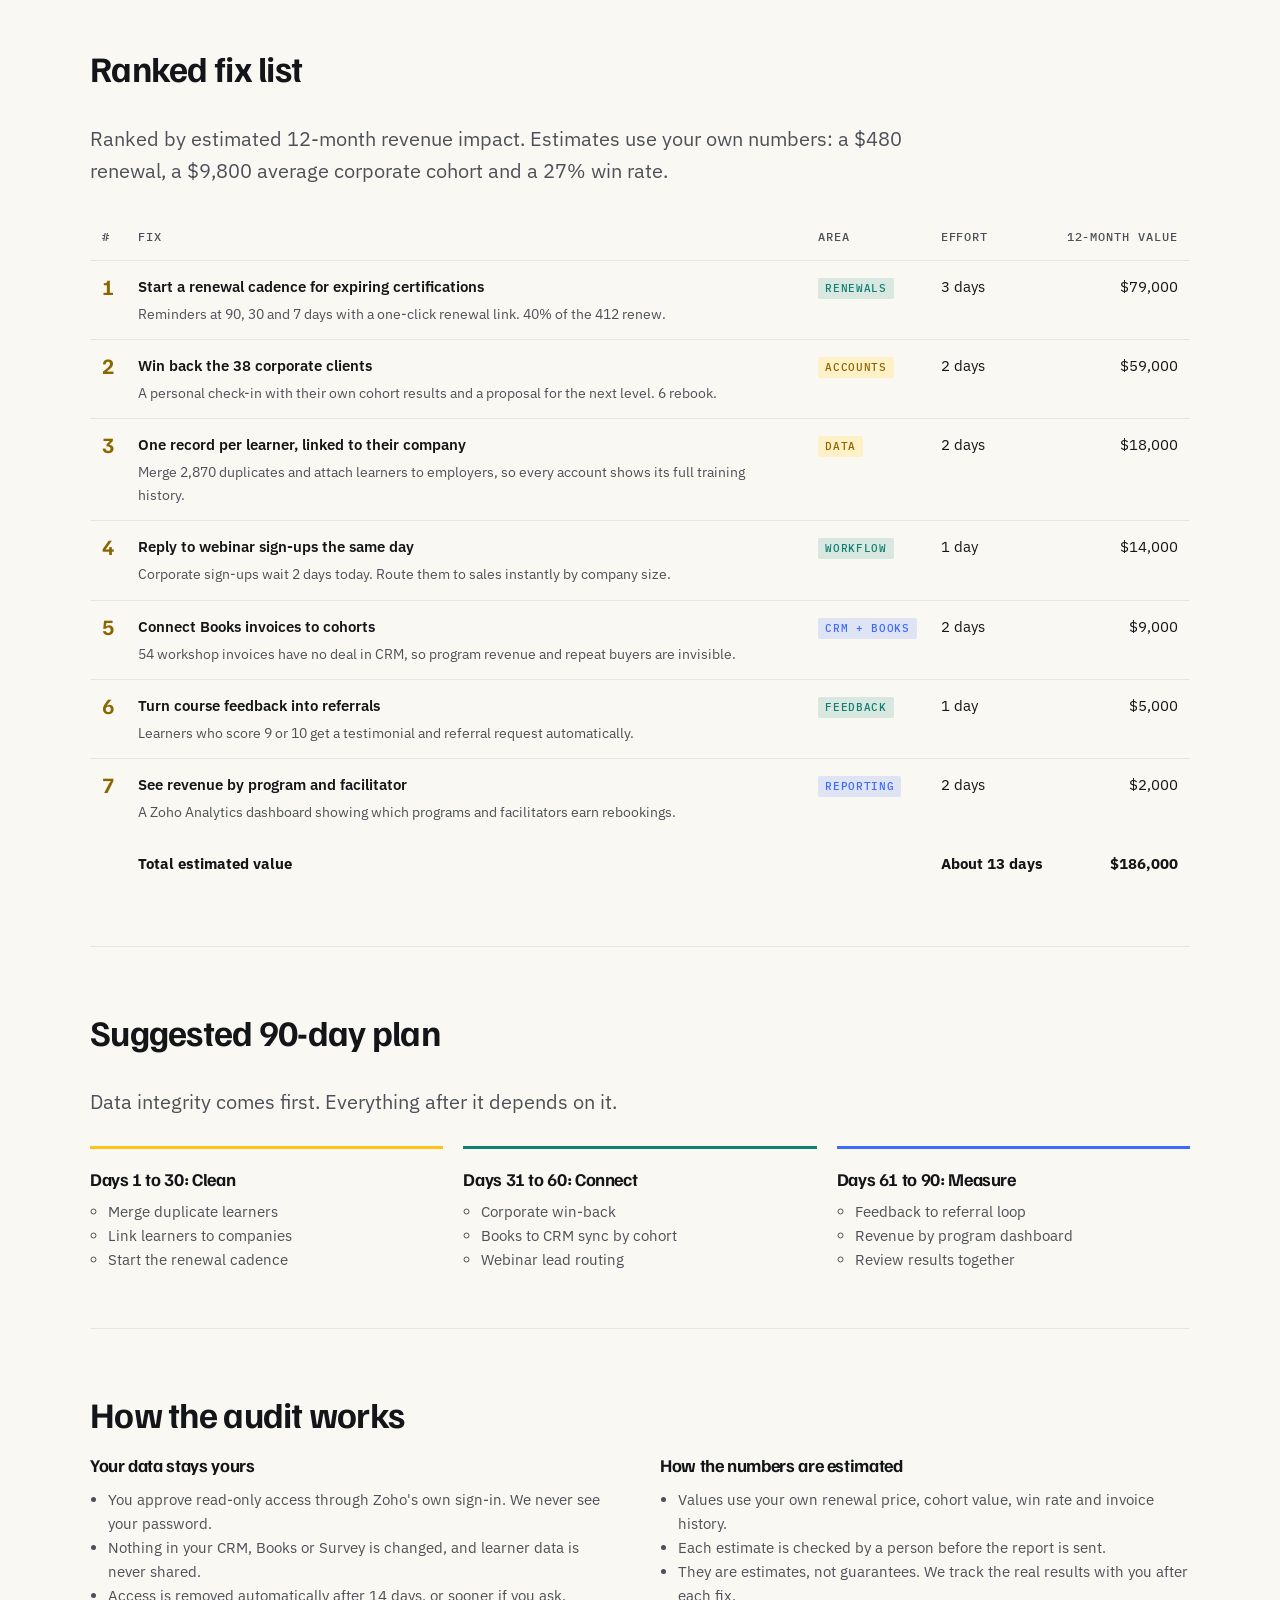
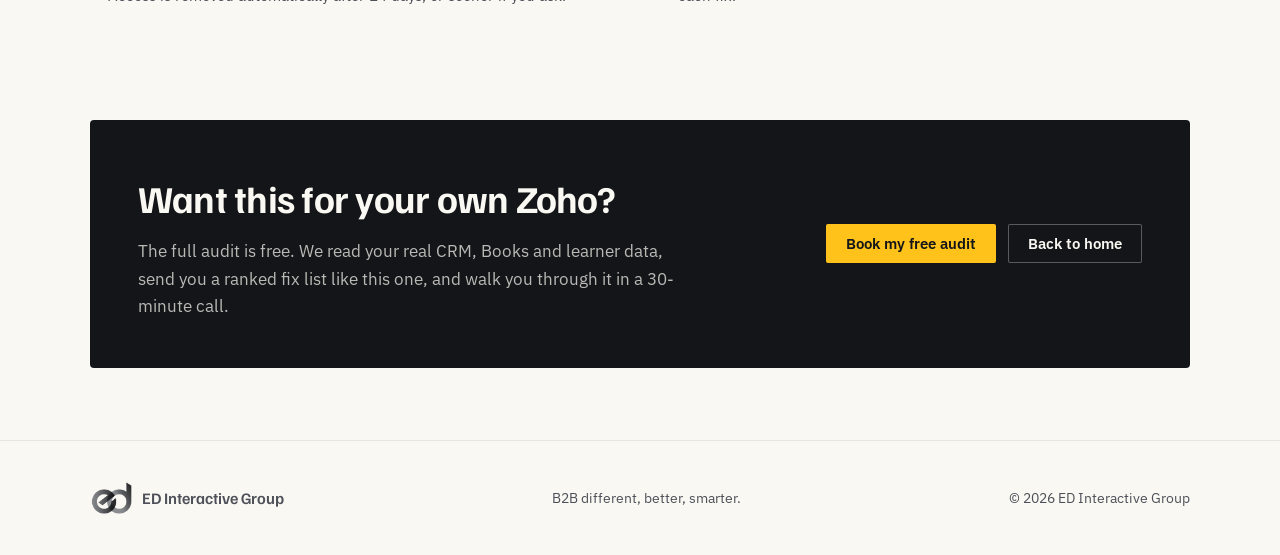
<file: sample-report/training/index.html>
<!DOCTYPE html>
<html lang="en">
<head>
<meta charset="utf-8">
<meta name="viewport" content="width=device-width, initial-scale=1, viewport-fit=cover">
<title>Sample CRM Audit Report: Training Firm | ED Interactive Group</title>
<meta name="description" content="See what the free ED Interactive CRM audit delivers: a health score, findings from your Zoho CRM and Books data, and a ranked fix list with the revenue each fix is worth.">
<meta name="robots" content="noindex, follow">
<link rel="canonical" href="https://edinteractive.digital/sample-report/training/">
<link rel="alternate" hreflang="en" href="https://edinteractive.digital/sample-report/training/">
<link rel="alternate" hreflang="fr" href="https://edinteractive.digital/fr/exemple-rapport/formation/">
<meta name="theme-color" content="#141518">
<link rel="icon" href="/favicon.ico?v=2" sizes="any">
<link rel="icon" type="image/png" sizes="32x32" href="/assets/img/favicon-32x32.png?v=2">
<link rel="apple-touch-icon" href="/assets/img/apple-touch-icon-180x180.png?v=2">
<link rel="preload" href="/assets/fonts/familjen-grotesk.woff2" as="font" type="font/woff2" crossorigin>
<link rel="preload" href="/assets/fonts/ibm-plex-sans.woff2" as="font" type="font/woff2" crossorigin>
<link rel="stylesheet" href="/assets/css/site.css?v=9">
<link rel="stylesheet" href="/assets/css/report.css">
<script src="/assets/js/report.js?v=2" defer></script>
</head>
<body>
<header>
  <div class="wrap nav">
    <a class="brand" href="/" aria-label="ED Interactive home"><span class="mark" role="img" aria-label="ed monogram"></span>ED Interactive</a>
    <ul>
      <li><a href="/#approach">Approach</a></li>
      <li><a href="/#services">Services</a></li>
      <li><a href="/#process">How we work</a></li>
      <li><a href="/#why">Why ED</a></li>
      <li><a href="/#voices">Clients</a></li>
    </ul>
    <a class="btn btn-ghost nav-consult" href="/book/">Book a consult</a>
    <a class="btn btn-primary" href="/health-check/"><span class="nav-full">Free CRM health check →</span><span class="nav-short">Health check</span></a>
    <a class="nav-lang" href="/fr/exemple-rapport/formation/" hreflang="fr" lang="fr" title="Français">FR</a>
  </div>
</header>

<div class="r-banner">
  <div class="wrap"><b>Sample report.</b> <span data-banner>The company and figures below are illustrative. Your audit uses your own Zoho data.</span></div>
</div>

<nav class="r-switch" aria-label="Choose an industry">
  <div class="wrap"><span class="eyebrow">See a sample for</span>
    <a href="/sample-report/" data-ind="fab">Fabrication</a>
    <a href="/sample-report/training/" data-ind="training" aria-current="page">L&amp;D / Training</a>
  </div>
</nav>

<main>
  <div class="wrap">

    <div class="r-head">
      <div>
        <p class="eyebrow">Free full audit · Zoho CRM + Books + Survey</p>
        <h1><span data-company>Clearpoint Learning</span>: CRM audit and ranked fix list</h1>
      </div>
      <dl class="r-meta">
        <dt>Prepared for</dt><dd><span data-company-full>Clearpoint Learning Group</span> (sample)</dd>
        <dt>Business</dt><dd>Communication skills training and certification</dd>
        <dt>Data read</dt><dd>Zoho CRM, Books and Survey, read-only</dd>
        <dt>Period</dt><dd>Last 24 months</dd>
      </dl>
    </div>

    <div class="r-kpis">
      <div class="r-kpi"><div class="v">61<small>/100</small></div><div class="l">CRM health score</div></div>
      <div class="r-kpi hl"><div class="v">$186k</div><div class="l">Estimated revenue recoverable in 12 months</div></div>
      <div class="r-kpi"><div class="v">12,460</div><div class="l">Learner, client and invoice records reviewed</div></div>
      <div class="r-kpi"><div class="v">7</div><div class="l">Fixes, ranked by revenue</div></div>
    </div>

    <section class="r-sec" aria-labelledby="h-areas">
      <h2 id="h-areas">Where the score comes from</h2>
      <p class="lede">Each area is scored from 0 to 100 against what we see in well-run Zoho setups at training firms of a similar size. Renewals and learner data are where most of the revenue is leaking.</p>
      <div class="areas">
        <div class="area"><span>Learner data quality</span><span class="track"><span class="fill low w48"></span></span><span class="n">48</span></div>
        <div class="area"><span>Certification and renewals</span><span class="track"><span class="fill low w39"></span></span><span class="n">39</span></div>
        <div class="area"><span>CRM and Books match</span><span class="track"><span class="fill w57"></span></span><span class="n">57</span></div>
        <div class="area"><span>Automation and workflows</span><span class="track"><span class="fill w64"></span></span><span class="n">64</span></div>
        <div class="area"><span>Reporting by program</span><span class="track"><span class="fill w70"></span></span><span class="n">70</span></div>
        <div class="area"><span>Outreach and follow-up</span><span class="track"><span class="fill w88"></span></span><span class="n">88</span></div>
      </div>
    </section>

    <section class="r-sec" aria-labelledby="h-find">
      <h2 id="h-find">What we found</h2>
      <p class="lede">Three findings account for 84% of the recoverable revenue.</p>
      <div class="findings">
        <article class="finding">
          <div class="big">$198k</div>
          <h3>In certifications about to lapse</h3>
          <p>412 certified graduates expire in the next 6 months. None of them has a renewal reminder or a renewal deal in CRM.</p>
          <p class="src">Source: CRM Contacts (cert. date), Deals</p>
        </article>
        <article class="finding">
          <div class="big">38</div>
          <h3>Corporate clients not rebooked</h3>
          <p>Companies that ran a cohort 12 to 24 months ago and have had no proposal since. Most of them rated the program 4.5 or higher.</p>
          <p class="src">Source: CRM Accounts, Deals, Zoho Survey</p>
        </article>
        <article class="finding">
          <div class="big">2,870</div>
          <h3>Duplicate learner records</h3>
          <p>The same person is created again for every course. 61% of learners are not linked to their employer, so you can't see which companies send the most people.</p>
          <p class="src">Source: CRM Contacts, Accounts</p>
        </article>
      </div>
    </section>

    <section class="r-sec" aria-labelledby="h-fix">
      <h2 id="h-fix">Ranked fix list</h2>
      <p class="lede">Ranked by estimated 12-month revenue impact. Estimates use your own numbers: a $480 renewal, a $9,800 average corporate cohort and a 27% win rate.</p>
      <div class="scroll-x">
        <table class="fixes">
          <thead>
            <tr><th scope="col">#</th><th scope="col">Fix</th><th scope="col" class="hide-sm">Area</th><th scope="col" class="hide-sm">Effort</th><th scope="col" class="num">12-month value</th></tr>
          </thead>
          <tbody>
            <tr><td class="rk">1</td><td><div class="what">Start a renewal cadence for expiring certifications</div><div class="why">Reminders at 90, 30 and 7 days with a one-click renewal link. 40% of the 412 renew.</div></td><td class="hide-sm"><span class="tag t-better">Renewals</span></td><td class="hide-sm">3 days</td><td class="num">$79,000</td></tr>
            <tr><td class="rk">2</td><td><div class="what">Win back the 38 corporate clients</div><div class="why">A personal check-in with their own cohort results and a proposal for the next level. 6 rebook.</div></td><td class="hide-sm"><span class="tag">Accounts</span></td><td class="hide-sm">2 days</td><td class="num">$59,000</td></tr>
            <tr><td class="rk">3</td><td><div class="what">One record per learner, linked to their company</div><div class="why">Merge 2,870 duplicates and attach learners to employers, so every account shows its full training history.</div></td><td class="hide-sm"><span class="tag">Data</span></td><td class="hide-sm">2 days</td><td class="num">$18,000</td></tr>
            <tr><td class="rk">4</td><td><div class="what">Reply to webinar sign-ups the same day</div><div class="why">Corporate sign-ups wait 2 days today. Route them to sales instantly by company size.</div></td><td class="hide-sm"><span class="tag t-better">Workflow</span></td><td class="hide-sm">1 day</td><td class="num">$14,000</td></tr>
            <tr><td class="rk">5</td><td><div class="what">Connect Books invoices to cohorts</div><div class="why">54 workshop invoices have no deal in CRM, so program revenue and repeat buyers are invisible.</div></td><td class="hide-sm"><span class="tag t-smarter">CRM + Books</span></td><td class="hide-sm">2 days</td><td class="num">$9,000</td></tr>
            <tr><td class="rk">6</td><td><div class="what">Turn course feedback into referrals</div><div class="why">Learners who score 9 or 10 get a testimonial and referral request automatically.</div></td><td class="hide-sm"><span class="tag t-better">Feedback</span></td><td class="hide-sm">1 day</td><td class="num">$5,000</td></tr>
            <tr><td class="rk">7</td><td><div class="what">See revenue by program and facilitator</div><div class="why">A Zoho Analytics dashboard showing which programs and facilitators earn rebookings.</div></td><td class="hide-sm"><span class="tag t-smarter">Reporting</span></td><td class="hide-sm">2 days</td><td class="num">$2,000</td></tr>
          </tbody>
          <tfoot>
            <tr><td></td><td>Total estimated value</td><td class="hide-sm"></td><td class="hide-sm">About 13 days</td><td class="num">$186,000</td></tr>
          </tfoot>
        </table>
      </div>
    </section>

    <section class="r-sec" aria-labelledby="h-plan">
      <h2 id="h-plan">Suggested 90-day plan</h2>
      <p class="lede">Data integrity comes first. Everything after it depends on it.</p>
      <ol class="plan">
        <li><h3>Days 1 to 30: Clean</h3><ul><li>Merge duplicate learners</li><li>Link learners to companies</li><li>Start the renewal cadence</li></ul></li>
        <li><h3>Days 31 to 60: Connect</h3><ul><li>Corporate win-back</li><li>Books to CRM sync by cohort</li><li>Webinar lead routing</li></ul></li>
        <li><h3>Days 61 to 90: Measure</h3><ul><li>Feedback to referral loop</li><li>Revenue by program dashboard</li><li>Review results together</li></ul></li>
      </ol>
    </section>

    <section class="r-sec" aria-labelledby="h-method">
      <h2 id="h-method">How the audit works</h2>
      <div class="r-method">
        <div>
          <h3>Your data stays yours</h3>
          <ul>
            <li>You approve read-only access through Zoho's own sign-in. We never see your password.</li>
            <li>Nothing in your CRM, Books or Survey is changed, and learner data is never shared.</li>
            <li>Access is removed automatically after 14 days, or sooner if you ask.</li>
          </ul>
        </div>
        <div>
          <h3>How the numbers are estimated</h3>
          <ul>
            <li>Values use your own renewal price, cohort value, win rate and invoice history.</li>
            <li>Each estimate is checked by a person before the report is sent.</li>
            <li>They are estimates, not guarantees. We track the real results with you after each fix.</li>
          </ul>
        </div>
      </div>
    </section>

    <div class="r-cta">
      <div>
        <h2>Want this for your own Zoho?</h2>
        <p>The full audit is free. We read your real CRM, Books and learner data, send you a ranked fix list like this one, and walk you through it in a 30-minute call.</p>
      </div>
      <div class="btns">
        <a class="btn btn-primary" href="/health-check/">Book my free audit</a>
        <a class="btn btn-ghost" href="/">Back to home</a>
      </div>
    </div>

  </div>
</main>

<footer>
  <div class="wrap">
    <a class="brand" href="/"><span class="mark" aria-hidden="true"></span>ED Interactive Group</a>
    <span>B2B different, better, smarter.</span>
    <span>© 2026 ED Interactive Group</span>
  </div>
</footer>
</body>
</html>
</file>
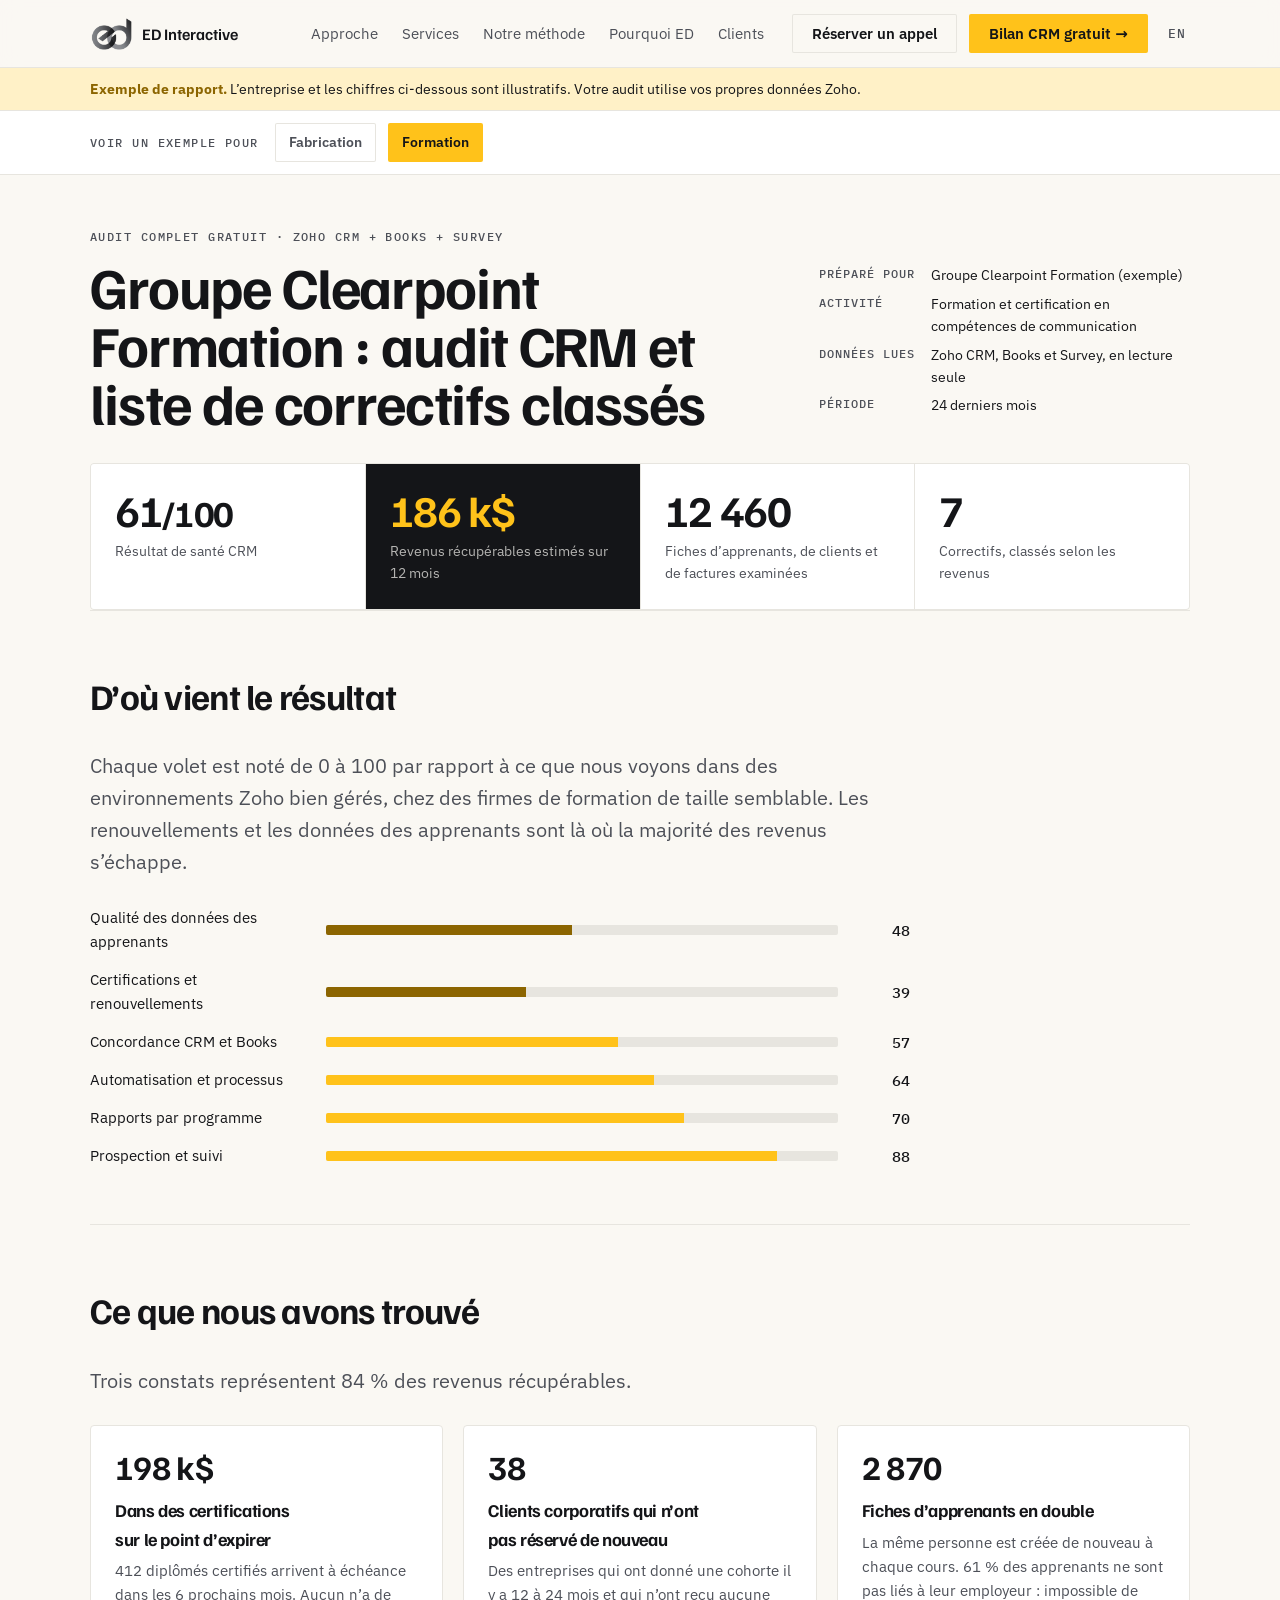
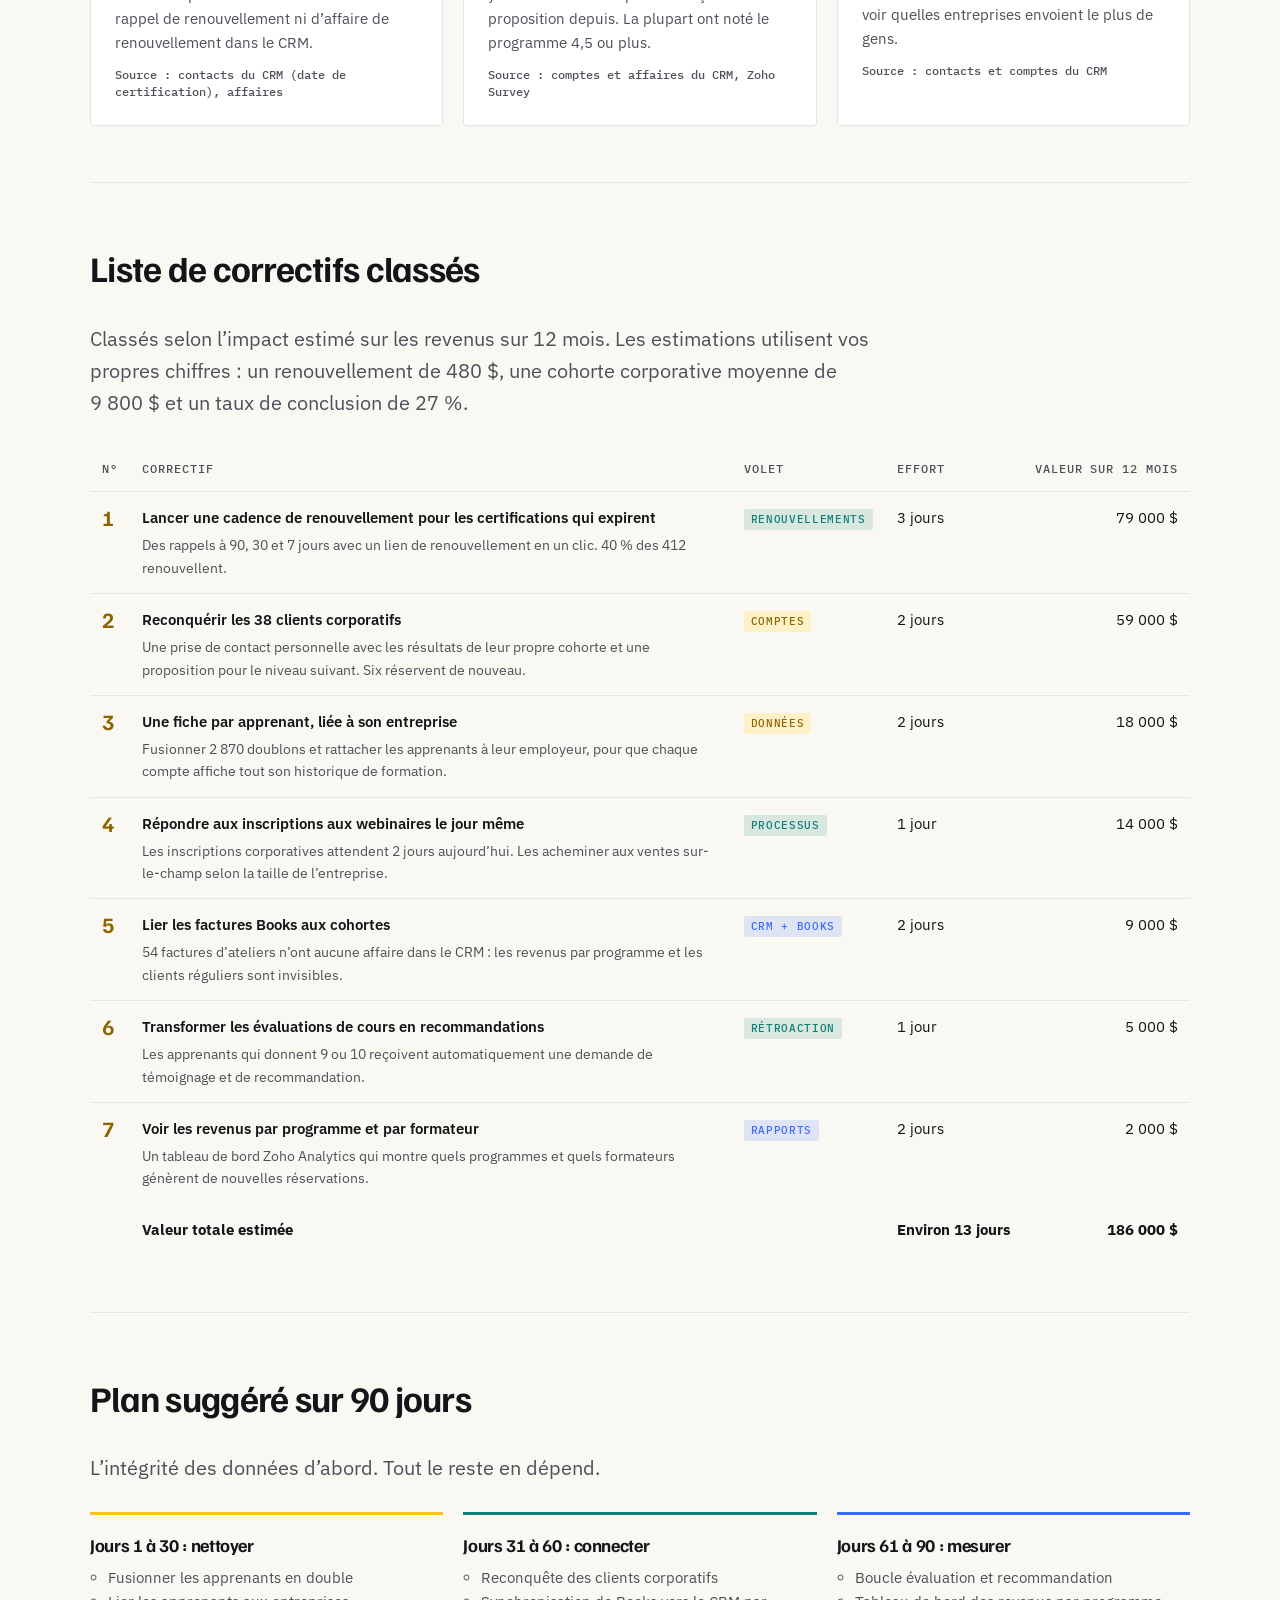
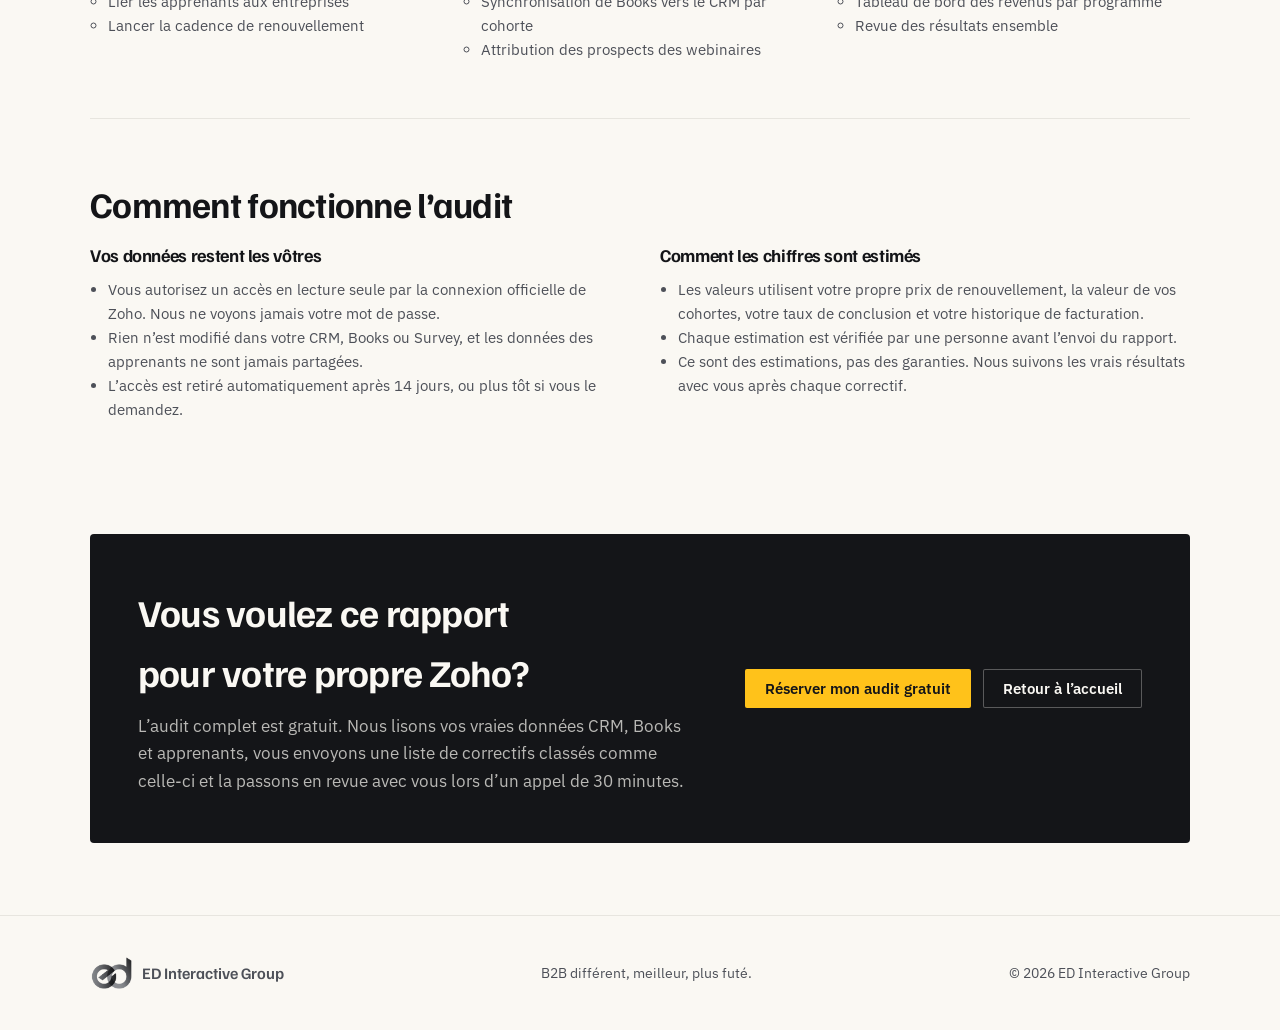
<file: fr/exemple-rapport/formation/index.html>
<!DOCTYPE html>
<html lang="fr-CA">
<head>
<meta charset="utf-8">
<meta name="viewport" content="width=device-width, initial-scale=1, viewport-fit=cover">
<title>Exemple d’audit CRM : formation | ED Interactive Group</title>
<meta name="description" content="Voyez ce que livre l’audit CRM gratuit d’ED Interactive : un résultat, des constats tirés de vos données Zoho CRM et Books, et une liste de correctifs classés selon les revenus que chacun peut rapporter.">
<meta name="robots" content="noindex, follow">
<link rel="canonical" href="https://edinteractive.digital/fr/exemple-rapport/formation/">
<link rel="alternate" hreflang="en" href="https://edinteractive.digital/sample-report/training/">
<link rel="alternate" hreflang="fr" href="https://edinteractive.digital/fr/exemple-rapport/formation/">
<meta name="theme-color" content="#141518">
<link rel="icon" href="/favicon.ico?v=2" sizes="any">
<link rel="icon" type="image/png" sizes="32x32" href="/assets/img/favicon-32x32.png?v=2">
<link rel="apple-touch-icon" href="/assets/img/apple-touch-icon-180x180.png?v=2">
<link rel="preload" href="/assets/fonts/familjen-grotesk.woff2" as="font" type="font/woff2" crossorigin>
<link rel="preload" href="/assets/fonts/ibm-plex-sans.woff2" as="font" type="font/woff2" crossorigin>
<link rel="stylesheet" href="/assets/css/site.css?v=9">
<link rel="stylesheet" href="/assets/css/report.css">
<script src="/assets/js/report.js?v=2" defer></script>
</head>
<body>
<header>
  <div class="wrap nav">
    <a class="brand" href="/fr/" aria-label="Accueil ED Interactive"><span class="mark" role="img" aria-label="monogramme ed"></span>ED Interactive</a>
    <ul>
      <li><a href="/fr/#approach">Approche</a></li>
      <li><a href="/fr/#services">Services</a></li>
      <li><a href="/fr/#process">Notre méthode</a></li>
      <li><a href="/fr/#why">Pourquoi ED</a></li>
      <li><a href="/fr/#voices">Clients</a></li>
    </ul>
    <a class="btn btn-ghost nav-consult" href="/fr/reserver/">Réserver un appel</a>
    <a class="btn btn-primary" href="/fr/bilan-crm/"><span class="nav-full">Bilan CRM gratuit →</span><span class="nav-short">Bilan CRM</span></a>
    <a class="nav-lang" href="/sample-report/training/" hreflang="en" lang="en" title="English">EN</a>
  </div>
</header>

<div class="r-banner">
  <div class="wrap"><b>Exemple de rapport.</b> <span data-banner>L’entreprise et les chiffres ci-dessous sont illustratifs. Votre audit utilise vos propres données Zoho.</span></div>
</div>

<nav class="r-switch" aria-label="Choisir un secteur">
  <div class="wrap"><span class="eyebrow">Voir un exemple pour</span>
    <a href="/fr/exemple-rapport/" data-ind="fab">Fabrication</a>
    <a href="/fr/exemple-rapport/formation/" data-ind="training" aria-current="page">Formation</a>
  </div>
</nav>

<main>
  <div class="wrap">

    <div class="r-head">
      <div>
        <p class="eyebrow">Audit complet gratuit · Zoho CRM + Books + Survey</p>
        <h1><span data-company>Groupe Clearpoint Formation</span> : audit CRM et liste de correctifs classés</h1>
      </div>
      <dl class="r-meta">
        <dt>Préparé pour</dt><dd><span data-company-full>Groupe Clearpoint Formation</span> (exemple)</dd>
        <dt>Activité</dt><dd>Formation et certification en compétences de communication</dd>
        <dt>Données lues</dt><dd>Zoho CRM, Books et Survey, en lecture seule</dd>
        <dt>Période</dt><dd>24 derniers mois</dd>
      </dl>
    </div>

    <div class="r-kpis">
      <div class="r-kpi"><div class="v">61<small>/100</small></div><div class="l">Résultat de santé CRM</div></div>
      <div class="r-kpi hl"><div class="v">186&nbsp;k$</div><div class="l">Revenus récupérables estimés sur 12 mois</div></div>
      <div class="r-kpi"><div class="v">12&nbsp;460</div><div class="l">Fiches d’apprenants, de clients et de factures examinées</div></div>
      <div class="r-kpi"><div class="v">7</div><div class="l">Correctifs, classés selon les revenus</div></div>
    </div>

    <section class="r-sec" aria-labelledby="h-areas">
      <h2 id="h-areas">D’où vient le résultat</h2>
      <p class="lede">Chaque volet est noté de 0 à 100 par rapport à ce que nous voyons dans des environnements Zoho bien gérés, chez des firmes de formation de taille semblable. Les renouvellements et les données des apprenants sont là où la majorité des revenus s’échappe.</p>
      <div class="areas">
        <div class="area"><span>Qualité des données des apprenants</span><span class="track"><span class="fill low w48"></span></span><span class="n">48</span></div>
        <div class="area"><span>Certifications et renouvellements</span><span class="track"><span class="fill low w39"></span></span><span class="n">39</span></div>
        <div class="area"><span>Concordance CRM et Books</span><span class="track"><span class="fill w57"></span></span><span class="n">57</span></div>
        <div class="area"><span>Automatisation et processus</span><span class="track"><span class="fill w64"></span></span><span class="n">64</span></div>
        <div class="area"><span>Rapports par programme</span><span class="track"><span class="fill w70"></span></span><span class="n">70</span></div>
        <div class="area"><span>Prospection et suivi</span><span class="track"><span class="fill w88"></span></span><span class="n">88</span></div>
      </div>
    </section>

    <section class="r-sec" aria-labelledby="h-find">
      <h2 id="h-find">Ce que nous avons trouvé</h2>
      <p class="lede">Trois constats représentent 84&nbsp;% des revenus récupérables.</p>
      <div class="findings">
        <article class="finding">
          <div class="big">198&nbsp;k$</div>
          <h3>Dans des certifications sur le point d’expirer</h3>
          <p>412 diplômés certifiés arrivent à échéance dans les 6 prochains mois. Aucun n’a de rappel de renouvellement ni d’affaire de renouvellement dans le CRM.</p>
          <p class="src">Source : contacts du CRM (date de certification), affaires</p>
        </article>
        <article class="finding">
          <div class="big">38</div>
          <h3>Clients corporatifs qui n’ont pas réservé de nouveau</h3>
          <p>Des entreprises qui ont donné une cohorte il y a 12 à 24 mois et qui n’ont reçu aucune proposition depuis. La plupart ont noté le programme 4,5 ou plus.</p>
          <p class="src">Source : comptes et affaires du CRM, Zoho Survey</p>
        </article>
        <article class="finding">
          <div class="big">2&nbsp;870</div>
          <h3>Fiches d’apprenants en double</h3>
          <p>La même personne est créée de nouveau à chaque cours. 61&nbsp;% des apprenants ne sont pas liés à leur employeur : impossible de voir quelles entreprises envoient le plus de gens.</p>
          <p class="src">Source : contacts et comptes du CRM</p>
        </article>
      </div>
    </section>

    <section class="r-sec" aria-labelledby="h-fix">
      <h2 id="h-fix">Liste de correctifs classés</h2>
      <p class="lede">Classés selon l’impact estimé sur les revenus sur 12 mois. Les estimations utilisent vos propres chiffres : un renouvellement de 480&nbsp;$, une cohorte corporative moyenne de 9&nbsp;800&nbsp;$ et un taux de conclusion de 27&nbsp;%.</p>
      <div class="scroll-x">
        <table class="fixes">
          <thead>
            <tr><th scope="col">N°</th><th scope="col">Correctif</th><th scope="col" class="hide-sm">Volet</th><th scope="col" class="hide-sm">Effort</th><th scope="col" class="num">Valeur sur 12 mois</th></tr>
          </thead>
          <tbody>
            <tr><td class="rk">1</td><td><div class="what">Lancer une cadence de renouvellement pour les certifications qui expirent</div><div class="why">Des rappels à 90, 30 et 7 jours avec un lien de renouvellement en un clic. 40&nbsp;% des 412 renouvellent.</div></td><td class="hide-sm"><span class="tag t-better">Renouvellements</span></td><td class="hide-sm">3 jours</td><td class="num">79&nbsp;000&nbsp;$</td></tr>
            <tr><td class="rk">2</td><td><div class="what">Reconquérir les 38 clients corporatifs</div><div class="why">Une prise de contact personnelle avec les résultats de leur propre cohorte et une proposition pour le niveau suivant. Six réservent de nouveau.</div></td><td class="hide-sm"><span class="tag">Comptes</span></td><td class="hide-sm">2 jours</td><td class="num">59&nbsp;000&nbsp;$</td></tr>
            <tr><td class="rk">3</td><td><div class="what">Une fiche par apprenant, liée à son entreprise</div><div class="why">Fusionner 2&nbsp;870 doublons et rattacher les apprenants à leur employeur, pour que chaque compte affiche tout son historique de formation.</div></td><td class="hide-sm"><span class="tag">Données</span></td><td class="hide-sm">2 jours</td><td class="num">18&nbsp;000&nbsp;$</td></tr>
            <tr><td class="rk">4</td><td><div class="what">Répondre aux inscriptions aux webinaires le jour même</div><div class="why">Les inscriptions corporatives attendent 2 jours aujourd’hui. Les acheminer aux ventes sur-le-champ selon la taille de l’entreprise.</div></td><td class="hide-sm"><span class="tag t-better">Processus</span></td><td class="hide-sm">1 jour</td><td class="num">14&nbsp;000&nbsp;$</td></tr>
            <tr><td class="rk">5</td><td><div class="what">Lier les factures Books aux cohortes</div><div class="why">54 factures d’ateliers n’ont aucune affaire dans le CRM : les revenus par programme et les clients réguliers sont invisibles.</div></td><td class="hide-sm"><span class="tag t-smarter">CRM + Books</span></td><td class="hide-sm">2 jours</td><td class="num">9&nbsp;000&nbsp;$</td></tr>
            <tr><td class="rk">6</td><td><div class="what">Transformer les évaluations de cours en recommandations</div><div class="why">Les apprenants qui donnent 9 ou 10 reçoivent automatiquement une demande de témoignage et de recommandation.</div></td><td class="hide-sm"><span class="tag t-better">Rétroaction</span></td><td class="hide-sm">1 jour</td><td class="num">5&nbsp;000&nbsp;$</td></tr>
            <tr><td class="rk">7</td><td><div class="what">Voir les revenus par programme et par formateur</div><div class="why">Un tableau de bord Zoho Analytics qui montre quels programmes et quels formateurs génèrent de nouvelles réservations.</div></td><td class="hide-sm"><span class="tag t-smarter">Rapports</span></td><td class="hide-sm">2 jours</td><td class="num">2&nbsp;000&nbsp;$</td></tr>
          </tbody>
          <tfoot>
            <tr><td></td><td>Valeur totale estimée</td><td class="hide-sm"></td><td class="hide-sm">Environ 13 jours</td><td class="num">186&nbsp;000&nbsp;$</td></tr>
          </tfoot>
        </table>
      </div>
    </section>

    <section class="r-sec" aria-labelledby="h-plan">
      <h2 id="h-plan">Plan suggéré sur 90 jours</h2>
      <p class="lede">L’intégrité des données d’abord. Tout le reste en dépend.</p>
      <ol class="plan">
        <li><h3>Jours 1 à 30 : nettoyer</h3><ul><li>Fusionner les apprenants en double</li><li>Lier les apprenants aux entreprises</li><li>Lancer la cadence de renouvellement</li></ul></li>
        <li><h3>Jours 31 à 60 : connecter</h3><ul><li>Reconquête des clients corporatifs</li><li>Synchronisation de Books vers le CRM par cohorte</li><li>Attribution des prospects des webinaires</li></ul></li>
        <li><h3>Jours 61 à 90 : mesurer</h3><ul><li>Boucle évaluation et recommandation</li><li>Tableau de bord des revenus par programme</li><li>Revue des résultats ensemble</li></ul></li>
      </ol>
    </section>

    <section class="r-sec" aria-labelledby="h-method">
      <h2 id="h-method">Comment fonctionne l’audit</h2>
      <div class="r-method">
        <div>
          <h3>Vos données restent les vôtres</h3>
          <ul>
            <li>Vous autorisez un accès en lecture seule par la connexion officielle de Zoho. Nous ne voyons jamais votre mot de passe.</li>
            <li>Rien n’est modifié dans votre CRM, Books ou Survey, et les données des apprenants ne sont jamais partagées.</li>
            <li>L’accès est retiré automatiquement après 14 jours, ou plus tôt si vous le demandez.</li>
          </ul>
        </div>
        <div>
          <h3>Comment les chiffres sont estimés</h3>
          <ul>
            <li>Les valeurs utilisent votre propre prix de renouvellement, la valeur de vos cohortes, votre taux de conclusion et votre historique de facturation.</li>
            <li>Chaque estimation est vérifiée par une personne avant l’envoi du rapport.</li>
            <li>Ce sont des estimations, pas des garanties. Nous suivons les vrais résultats avec vous après chaque correctif.</li>
          </ul>
        </div>
      </div>
    </section>

    <div class="r-cta">
      <div>
        <h2>Vous voulez ce rapport pour votre propre Zoho?</h2>
        <p>L’audit complet est gratuit. Nous lisons vos vraies données CRM, Books et apprenants, vous envoyons une liste de correctifs classés comme celle-ci et la passons en revue avec vous lors d’un appel de 30 minutes.</p>
      </div>
      <div class="btns">
        <a class="btn btn-primary" href="/fr/bilan-crm/">Réserver mon audit gratuit</a>
        <a class="btn btn-ghost" href="/fr/">Retour à l’accueil</a>
      </div>
    </div>

  </div>
</main>

<footer>
  <div class="wrap">
    <a class="brand" href="/fr/"><span class="mark" aria-hidden="true"></span>ED Interactive Group</a>
    <span>B2B différent, meilleur, plus futé.</span>
    <span>© 2026 ED Interactive Group</span>
  </div>
</footer>
</body>
</html>
</file>
<file: assets/css/site.css>
/* Self-hosted fonts (latin subset, from Google Fonts, SIL OFL). Served from our own domain: no render-blocking third-party request. */
@font-face{font-family:"Familjen Grotesk";font-style:normal;font-weight:400 700;font-display:swap;src:url(/assets/fonts/familjen-grotesk.woff2) format("woff2");unicode-range:U+0000-00FF, U+0131, U+0152-0153, U+02BB-02BC, U+02C6, U+02DA, U+02DC, U+0304, U+0308, U+0329, U+2000-206F, U+20AC, U+2122, U+2191, U+2193, U+2212, U+2215, U+FEFF, U+FFFD}
@font-face{font-family:"IBM Plex Sans";font-style:normal;font-weight:100 700;font-display:swap;src:url(/assets/fonts/ibm-plex-sans.woff2) format("woff2");unicode-range:U+0000-00FF, U+0131, U+0152-0153, U+02BB-02BC, U+02C6, U+02DA, U+02DC, U+0304, U+0308, U+0329, U+2000-206F, U+20AC, U+2122, U+2191, U+2193, U+2212, U+2215, U+FEFF, U+FFFD}
@font-face{font-family:"IBM Plex Mono";font-style:normal;font-weight:400;font-display:swap;src:url(/assets/fonts/ibm-plex-mono-400.woff2) format("woff2");unicode-range:U+0000-00FF, U+0131, U+0152-0153, U+02BB-02BC, U+02C6, U+02DA, U+02DC, U+0304, U+0308, U+0329, U+2000-206F, U+20AC, U+2122, U+2191, U+2193, U+2212, U+2215, U+FEFF, U+FFFD}
@font-face{font-family:"IBM Plex Mono";font-style:normal;font-weight:500;font-display:swap;src:url(/assets/fonts/ibm-plex-mono-500.woff2) format("woff2");unicode-range:U+0000-00FF, U+0131, U+0152-0153, U+02BB-02BC, U+02C6, U+02DA, U+02DC, U+0304, U+0308, U+0329, U+2000-206F, U+20AC, U+2122, U+2191, U+2193, U+2212, U+2215, U+FEFF, U+FFFD}
/* Layout: ED brand v0.2 "Signal Gold" tokens (brand/tokens/brand-tokens.css). Warm paper and ink, gold as fill only (buttons, bars), Gold Deep for gold text on light; pillars Different=Gold, Better=Teal, Smarter=Sky; left-aligned editorial grid */
:root{
  --paper:#FAF8F3; --surface:#ffffff; --ink:#141518; --muted:#4D5058; --line:#E7E5DF;
  --graphite:#141518; --on-graphite:#FAF8F3;
  --gold:#FFC21A; --on-gold:#141518;
  --signal:#8C6500; --signal-soft:#FFF1C7; --signal-on-dark:#FFC21A;
  --better:#0E7F72; --smarter:#3D6BFF;
  --good:#0E7F72; --warn:#8C6500;
  --display:"Familjen Grotesk", "Helvetica Neue", Arial, sans-serif;
  --body:"IBM Plex Sans", "Segoe UI", system-ui, sans-serif;
  --mono:"IBM Plex Mono", ui-monospace, Menlo, monospace;
  --radius-s:2px; --radius-m:4px;
  --logo-filter:none;
}
@media (prefers-color-scheme: dark){:root:not([data-theme="light"]){
  --paper:#121316; --surface:#1A1C20; --ink:#FAF8F3; --muted:#9EA1A8; --line:#2A2C31;
  --graphite:#0C0D0F; --on-graphite:#FAF8F3;
  --signal:#FFC21A; --signal-soft:#3A3010; --signal-on-dark:#FFC21A;
  --better:#3CC9B4; --smarter:#8FA9FF; --good:#3CC9B4; --warn:#FFC21A;
  --logo-filter:invert(1) brightness(1.15); color-scheme:dark }}
:root[data-theme="dark"]{
  --paper:#121316; --surface:#1A1C20; --ink:#FAF8F3; --muted:#9EA1A8; --line:#2A2C31;
  --graphite:#0C0D0F; --on-graphite:#FAF8F3;
  --signal:#FFC21A; --signal-soft:#3A3010; --signal-on-dark:#FFC21A;
  --better:#3CC9B4; --smarter:#8FA9FF; --good:#3CC9B4; --warn:#FFC21A;
  --logo-filter:invert(1) brightness(1.15); color-scheme:dark }

*{box-sizing:border-box}
body{background:var(--paper);color:var(--ink);font:400 17px/1.6 var(--body);margin:0}
.wrap{max-width:1180px;margin-inline:auto;padding-inline:clamp(16px,4vw,40px)}
h1,h2,h3{font-family:var(--display);text-wrap:balance;margin:0;letter-spacing:-.02em}
p{margin:0}
a{color:inherit}
a:focus-visible,button:focus-visible,input:focus-visible,select:focus-visible{outline:2px solid var(--signal);outline-offset:3px}
.eyebrow{font:500 12px/1 var(--mono);letter-spacing:.12em;text-transform:uppercase;color:var(--muted)}

/* nav */
header{position:sticky;top:env(safe-area-inset-top,0px);z-index:5;background:color-mix(in srgb,var(--paper) 88%,transparent);backdrop-filter:blur(10px);border-bottom:1px solid var(--line)}
.nav{display:flex;align-items:center;gap:28px;padding-block:14px}
.brand{display:flex;align-items:center;gap:10px;text-decoration:none;font:600 16px/1 var(--display)}
.mark{width:42px;height:34px;flex-shrink:0;background:url("/assets/img/ed-logo.png") -8px -12.6px/59.3px no-repeat;filter:var(--logo-filter)}
.nav ul{display:flex;gap:24px;list-style:none;margin:0 0 0 auto;padding:0;font-size:15px;color:var(--muted)}
.nav ul a{text-decoration:none;white-space:nowrap}.nav ul a:hover{color:var(--ink)}
.btn{display:inline-flex;align-items:center;gap:8px;border:0;border-radius:var(--radius-s);padding:12px 20px;font:600 15px/1 var(--body);text-decoration:none;cursor:pointer;transition:transform .15s}
.btn:hover{transform:translateY(-1px)}
.btn-primary{background:var(--gold);color:var(--on-gold)}
.btn-ghost{background:transparent;color:var(--ink);box-shadow:inset 0 0 0 1px var(--line)}
.nav .nav-consult{margin-right:-16px}
@media (max-width:1060px){.nav ul{display:none}.nav .btn{margin-left:auto}.nav .btn+.btn{margin-left:0}}
.nav-short{display:none}
.nav .btn{white-space:nowrap}
@media (max-width:420px){.nav .brand{font-size:0;gap:0}}
/* Language switch (EN / FR), last item in the header. */
.nav-lang{font:500 13px/1 var(--mono);letter-spacing:.08em;color:var(--muted);text-decoration:none;padding:10px 4px;margin-left:-12px}
.nav-lang:hover{color:var(--ink)}
@media (min-width:1061px){.nav .brand{white-space:nowrap;flex-shrink:0}}
@media (max-width:360px){.nav{gap:10px}.nav .btn{padding:12px 14px}}
@media (max-width:480px){.nav{gap:16px}.nav-lang{margin-left:-6px}}
/* French labels run longer: drop the section links a little earlier. */
@media (max-width:1180px){:lang(fr) .nav ul{display:none}:lang(fr) .nav .btn{margin-left:auto}:lang(fr) .nav .btn+.btn{margin-left:0}}
/* Mobile: both CTAs stay visible. "Book a consult" becomes a solid ink button; the health check keeps gold with a short label. */
@media (max-width:600px){.nav{gap:8px}.nav .brand{font-size:0;gap:0}.nav .nav-consult{margin:0 0 0 auto;background:var(--ink);color:var(--paper);box-shadow:none}.nav .nav-consult+.btn{margin-left:0}.nav .btn{padding:11px 12px;font-size:14px}.nav-full{display:none}.nav-short{display:inline}.nav-lang{margin-left:0;padding:10px 2px}}
@media (max-width:360px){.nav .btn{padding:10px 9px;font-size:13px}}

/* hero */
.hero{display:grid;grid-template-columns:1.15fr .85fr;gap:56px;align-items:center;padding-block:72px 64px}
.hero > *{min-width:0}
.tagline{font-family:var(--display);font-weight:700;font-size:clamp(44px,7vw,92px);line-height:.95;letter-spacing:-.04em;margin-top:18px}
.tagline span{display:block}
.tagline .b2b{font-weight:400;color:var(--muted)}
.tagline em{font-style:normal;color:var(--signal)}
.tagline em.b{color:var(--better)}.tagline em.s{color:var(--smarter)}
.lede{font-size:clamp(18px,1.6vw,20px);color:var(--muted);max-width:56ch;margin-top:26px}
.lede strong{color:var(--ink);font-weight:600}
.cta-row{display:flex;flex-wrap:wrap;gap:12px;margin-top:32px}

.panel{background:var(--surface);border:1px solid var(--line);border-radius:var(--radius-m);padding:22px;box-shadow:0 30px 60px -40px rgba(20,22,26,.45)}
.panel-head{display:flex;justify-content:space-between;align-items:baseline;gap:12px;border-bottom:1px solid var(--line);padding-bottom:12px}
.panel-head b{font:600 15px/1.2 var(--display)}
.score{display:flex;align-items:flex-end;gap:16px;margin-block:18px 14px}
.score .num{font:700 64px/1 var(--display);letter-spacing:-.04em;font-variant-numeric:tabular-nums}
.score .to{font:500 13px/1.4 var(--mono);color:var(--muted)}
.score .to b{color:var(--good)}
.rows{display:grid;gap:10px;font-size:14px}
.row{display:grid;grid-template-columns:1fr auto;gap:4px 12px;align-items:center}
.row .v{font:500 13px var(--mono);font-variant-numeric:tabular-nums}
.bar{grid-column:1/-1;height:6px;background:var(--paper);border-radius:3px;overflow:hidden}
.bar i{display:block;height:100%;background:var(--gold);border-radius:3px;animation:grow 1.2s ease-out both}
.bar i.ok{background:var(--good)}
@keyframes grow{from{width:0}}
.panel-foot{margin-top:16px;font:400 12px/1.4 var(--mono);color:var(--muted)}

/* app strip */
.apps{border-block:1px solid var(--line)}
.apps .wrap{display:flex;flex-wrap:wrap;gap:12px 32px;align-items:center;padding-block:20px;font:500 14px var(--mono);color:var(--muted)}
.apps .wrap span:first-child{color:var(--ink)}

/* pillars */
section{padding-block:88px}
.sec-head{display:grid;grid-template-columns:1fr 1.2fr;gap:40px;align-items:end;margin-bottom:48px}
.sec-head h2{font-size:clamp(32px,4vw,52px);line-height:1.02}
.sec-head p{color:var(--muted);max-width:52ch}
.pillars{display:grid;grid-template-columns:repeat(3,1fr);border-top:2px solid var(--ink)}
.pillar{padding:28px 28px 8px 0;display:grid;gap:14px;align-content:start}
.pillar + .pillar{padding-left:28px;border-left:1px solid var(--line)}
.pillar h3{font-size:40px;font-weight:700;letter-spacing:-.03em}
.pillar h3 em{font-style:normal;color:var(--signal)}
.pillar p{color:var(--muted)}
.pillar.better h3 em,.pillar.better li::before{color:var(--better);background-color:var(--better)}
.pillar.smarter h3 em,.pillar.smarter li::before{color:var(--smarter);background-color:var(--smarter)}
.pillar h3 em{background:none!important}
.pillar ul{list-style:none;margin:0;padding:0;display:grid;gap:6px;font-size:15px}
.pillar li::before{content:"";display:inline-block;width:6px;height:6px;border-radius:50%;background:var(--gold);margin-right:10px;vertical-align:middle}

/* services */
.services{background:var(--graphite);color:var(--on-graphite)}
.services .sec-head p{color:color-mix(in srgb,var(--on-graphite) 70%,transparent)}
.svc-grid{display:grid;grid-template-columns:repeat(2,1fr);gap:1px;background:color-mix(in srgb,var(--on-graphite) 14%,transparent);border-radius:var(--radius-m);overflow:hidden}
.svc{background:var(--graphite);padding:32px;display:grid;gap:14px;align-content:start}
.svc .eyebrow{color:color-mix(in srgb,var(--on-graphite) 60%,transparent)}
.svc h3{font-size:26px;font-weight:600}
.svc p{color:color-mix(in srgb,var(--on-graphite) 75%,transparent);font-size:16px}
.svc .out{font:500 13px/1.5 var(--mono);color:var(--on-graphite);border-top:1px solid color-mix(in srgb,var(--on-graphite) 14%,transparent);padding-top:14px}
.svc .out b{color:var(--signal-on-dark)}

/* pipeline */
.flow{display:grid;grid-template-columns:repeat(4,1fr);gap:20px;counter-reset:s}
.step{background:var(--surface);border:1px solid var(--line);border-radius:var(--radius-m);padding:22px;display:grid;gap:10px;align-content:start;position:relative}
/* Step labels: yellow tag with ink text (yellow text alone is unreadable on the light paper). */
.step::before{counter-increment:s;content:"Step " counter(s);justify-self:start;font:600 12px/1 var(--mono);letter-spacing:.1em;text-transform:uppercase;background:var(--gold);color:var(--on-gold);padding:5px 8px;border-radius:var(--radius-s)}
:lang(fr) .step::before{content:"Étape " counter(s)}
.step h3{font-size:22px;font-weight:600}
.step p{color:var(--muted);font-size:15px}
.step code{font:500 12px var(--mono);color:var(--ink);background:var(--paper);border-radius:4px;padding:2px 6px}

/* compare */
.compare{overflow-x:auto;border:1px solid var(--line);border-radius:var(--radius-m);background:var(--surface)}
table{border-collapse:collapse;width:100%;min-width:620px;font-size:15px}
th,td{text-align:left;padding:16px 20px;border-bottom:1px solid var(--line);vertical-align:top}
tr:last-child td{border-bottom:0}
thead th{font:500 12px var(--mono);letter-spacing:.1em;text-transform:uppercase;color:var(--muted)}
thead th:last-child{color:var(--signal)}
tbody th{font-weight:600;width:22%;font-family:var(--body);font-size:15px;letter-spacing:0;text-transform:none;color:var(--ink)}
td:nth-child(2){color:var(--muted)}

/* cta */
.closer{display:grid;grid-template-columns:1fr 1fr;gap:48px;align-items:start}
.closer > *{min-width:0}
.closer h2{font-size:clamp(34px,4.4vw,58px);line-height:1}
.closer p{color:var(--muted);margin-top:18px;max-width:46ch}
.checks{list-style:none;padding:0;margin:24px 0 0;display:grid;gap:10px}
.checks li{display:flex;gap:10px}.checks li::before{content:"✓";color:var(--good);font-weight:700}
form{background:var(--surface);border:1px solid var(--line);border-radius:var(--radius-m);padding:28px;display:grid;gap:16px}
label{display:grid;gap:6px;font-size:14px;font-weight:500}
[hidden]{display:none!important}
input,select{font:inherit;font-size:16px;padding:12px 14px;border:1px solid var(--line);border-radius:var(--radius-s);background:var(--paper);color:var(--ink);width:100%}
.form-msg{font:500 13px var(--mono);color:var(--good)}
.form-actions{display:flex;flex-wrap:wrap;gap:12px}.form-actions .btn{flex:1 1 auto;justify-content:center}

footer{border-top:1px solid var(--line);padding-block:40px;color:var(--muted);font-size:14px}
footer .wrap{display:flex;flex-wrap:wrap;gap:16px 40px;justify-content:space-between;align-items:center}

@media (max-width:900px){
  .hero,.sec-head,.closer{grid-template-columns:1fr}
  .hero{gap:40px;padding-block:48px}
  .pillars{grid-template-columns:1fr}
  .pillar,.pillar + .pillar{padding:24px 0;border-left:0;border-bottom:1px solid var(--line)}
  .flow{grid-template-columns:1fr 1fr}
  .svc-grid{grid-template-columns:1fr}
  section{padding-block:64px}
}
@media (max-width:520px){.flow{grid-template-columns:1fr}.svc{padding:24px}}
@media (prefers-reduced-motion:reduce){.bar i{animation:none}.btn{transition:none}}

.w15{width:15%}.w31{width:31%}.w44{width:44%}.w72{width:72%}
.flush-top{padding-top:0}
.voices{display:grid;grid-template-columns:repeat(3,1fr);gap:20px}
.voice{background:var(--surface);border:1px solid var(--line);border-radius:var(--radius-m);padding:24px;display:grid;gap:14px;align-content:space-between;margin:0}
.voice blockquote{margin:0;font:500 19px/1.4 var(--display);letter-spacing:-.01em}
.voice figcaption{font-size:14px;color:var(--muted)}
.voice figcaption b{display:block;color:var(--ink);font-weight:600}
.team{display:flex;flex-wrap:wrap;gap:12px 40px;margin-top:40px;padding-top:24px;border-top:1px solid var(--line);font-size:15px}
.team b{display:block;font:600 17px/1.3 var(--display)}
.team span{color:var(--muted)}
@media (max-width:900px){.voices{grid-template-columns:1fr}}
</file>
<file: assets/css/book.css>
/* /book/ and /fr/reserver/: booking landing page with the Zoho Bookings widget embedded. */
.bkg-hero{padding-block:clamp(48px,8vw,88px) clamp(32px,5vw,56px)}
.bkg-hero h1{font-size:clamp(40px,6.4vw,76px);line-height:1;letter-spacing:-.04em;margin-top:14px;max-width:15ch}
.bkg-hero h1 em{font-style:normal;color:var(--signal)}
.bkg-hero .lede{font-size:clamp(18px,1.6vw,20px);color:var(--muted);margin-top:20px;max-width:56ch}
.bkg-hero .cta-row{margin-top:28px}
.bkg-facts{display:flex;flex-wrap:wrap;gap:8px 28px;margin:28px 0 0;padding:0;list-style:none;font:500 13px/1.4 var(--mono);color:var(--muted)}
.bkg-facts b{color:var(--ink);font-weight:500}

.bkg-sessions{display:grid;grid-template-columns:repeat(3,1fr);gap:20px}
.bkg-session{background:var(--surface);border:1px solid var(--line);border-radius:var(--radius-m);padding:24px;display:grid;gap:12px;align-content:start;color:inherit;text-decoration:none;transition:border-color .15s}
.bkg-session:hover,.bkg-session:focus-visible{border-color:var(--gold)}
.bkg-session.paid{border-top:4px solid var(--gold)}
.bkg-session img{width:56px;height:56px;border-radius:var(--radius-m)}
.bkg-session h3{font-size:20px;line-height:1.2}
.bkg-session p{color:var(--muted);margin:0}
.bkg-tag{justify-self:start;font:500 12px/1 var(--mono);letter-spacing:.1em;text-transform:uppercase;padding:6px 8px;border-radius:var(--radius-s);background:var(--signal-soft);color:var(--signal)}
.bkg-session.paid .bkg-tag{background:var(--gold);color:var(--on-gold)}
.bkg-meta{font:500 13px/1.5 var(--mono);color:var(--muted);border-top:1px solid var(--line);padding-top:12px;margin-top:auto}

.bkg-steps{display:grid;grid-template-columns:repeat(3,1fr);gap:20px;margin:0;padding:0;list-style:none;counter-reset:s}
.bkg-steps li{counter-increment:s;background:var(--surface);border:1px solid var(--line);border-radius:var(--radius-m);padding:22px;display:grid;gap:8px}
.bkg-steps li::before{content:"0" counter(s);justify-self:start;font:600 14px/1 var(--mono);background:var(--gold);color:var(--on-gold);padding:8px;border-radius:var(--radius-s)}
.bkg-steps b{font-size:18px}
.bkg-steps span{color:var(--muted)}

.bkg-embed{background:#3D3D3D;border-radius:var(--radius-m);overflow:hidden;border:1px solid var(--line)}
.bkg-embed iframe{display:block;width:100%;height:1180px;border:0}
.bkg-fallback{margin-top:14px;font-size:14px;color:var(--muted)}

.bkg-faq{max-width:780px}
.bkg-faq details{border-top:1px solid var(--line);padding:18px 0}
.bkg-faq details:last-child{border-bottom:1px solid var(--line)}
.bkg-faq summary{cursor:pointer;font-weight:600;font-size:18px;list-style:none;display:flex;justify-content:space-between;gap:16px}
.bkg-faq summary::-webkit-details-marker{display:none}
.bkg-faq summary::after{content:"+";font:500 20px/1 var(--mono);color:var(--signal)}
.bkg-faq details[open] summary::after{content:"–"}
.bkg-faq p{color:var(--muted);margin:10px 0 0;max-width:68ch}

@media (max-width:900px){.bkg-sessions,.bkg-steps{grid-template-columns:1fr}.bkg-embed iframe{height:1400px}}
/* Way out of the booking section, under the embed. */
.bkg-home{margin-top:20px;font-size:15px}.bkg-home a{display:inline-flex;align-items:center;min-height:44px;font-weight:600;color:var(--ink);text-decoration:underline;text-underline-offset:4px;text-decoration-color:var(--line)}.bkg-home a:hover{text-decoration-color:var(--ink)}
</file>
<file: assets/css/booked.css>
/* /booked/: thank-you page that Zoho Bookings redirects to after a booking. */
.bk{padding-block:clamp(48px,9vw,96px) clamp(56px,9vw,104px)}
.bk-wrap{max-width:720px}
.bk-tick{width:56px;height:56px;border-radius:50%;background:var(--gold);position:relative;margin-bottom:28px}
.bk-tick::after{content:"";position:absolute;left:20px;top:13px;width:12px;height:22px;border:solid var(--on-gold);border-width:0 4px 4px 0;transform:rotate(45deg)}
.bk-eyebrow{color:var(--signal)}
.bk-title{font-size:clamp(40px,6.5vw,72px);line-height:1;letter-spacing:-.04em;margin-top:14px}
.bk-lede{font-size:clamp(18px,1.6vw,20px);color:var(--muted);margin-top:20px;max-width:52ch}

.bk-card{margin:36px 0 0;padding:6px 24px;background:var(--surface);border:1px solid var(--line);border-left:4px solid var(--gold);border-radius:var(--radius-m)}
.bk-card>div{display:grid;grid-template-columns:130px 1fr;gap:16px;padding:14px 0;border-top:1px solid var(--line)}
.bk-card>div:first-child{border-top:0}
.bk-card>div[hidden]{display:none}
.bk-card dt{font:500 12px/1.9 var(--mono);letter-spacing:.1em;text-transform:uppercase;color:var(--muted)}
.bk-card dd{margin:0;font-weight:500;overflow-wrap:anywhere}

.bk .bk-next{margin-top:48px;padding-block:0}
.bk-next h2{font-size:24px}
.bk-next ol{list-style:none;counter-reset:bk;margin:20px 0 0;padding:0;display:grid;gap:16px}
.bk-next li{counter-increment:bk;position:relative;padding-left:48px;color:var(--muted)}
.bk-next li b{color:var(--ink);font-weight:600}
.bk-next li::before{content:counter(bk);position:absolute;left:0;top:0;width:30px;height:30px;border-radius:50%;box-shadow:inset 0 0 0 1.5px var(--gold);color:var(--signal);font:600 14px/30px var(--mono);text-align:center}

.bk-actions{display:flex;flex-wrap:wrap;gap:12px;margin-top:40px}

@media (max-width:520px){.bk-card{padding:4px 16px}.bk-card>div{grid-template-columns:1fr;gap:2px}}
</file>
<file: assets/css/persona.css>
/* Buyer persona builder (/buyer-persona/, buyer.edinteractive.digital). Uses the site tokens from site.css:
   one working column with a sticky step rail; the finished persona renders as a one-page profile sheet.
   Everything is scoped under .bp so it can't clash with the site's own .panel, .nav or .wrap. */
.bp{max-width:860px;margin:0 auto;padding:0 clamp(16px,4vw,24px) 64px}
.bp h1{font-size:clamp(34px,5.5vw,56px);line-height:1.02;letter-spacing:-.035em;font-weight:700}
.bp h2{font-size:24px;line-height:1.2;font-weight:600}
.bp h3{font-size:16px;font-weight:600}
.bp .lede{margin-top:16px;max-width:62ch}
.bp .eyebrow{color:var(--signal)}
.bp .saved{font:12px var(--mono);color:var(--muted);min-height:1em;margin-top:18px}

/* intro */
.bp-intro{padding-block:48px 8px;display:grid;gap:18px}
.bp-rings{display:grid;grid-template-columns:repeat(auto-fit,minmax(150px,1fr));gap:10px;margin-top:6px}
.bp-ring{border:1px solid var(--line);border-left:3px solid var(--gold);border-radius:var(--radius-m);padding:12px;background:var(--surface)}
.bp-ring b{display:block;font:600 14px var(--display)}
.bp-ring small{color:var(--muted);font-size:13px}
.bp-row{display:flex;gap:10px;flex-wrap:wrap;align-items:center}

/* stepper */
.bp-rail{position:sticky;top:69px;z-index:4;background:var(--paper);padding-block:14px 10px;margin-top:20px}
.bp-steps{display:flex;gap:6px;overflow-x:auto;scrollbar-width:none;padding-bottom:4px}
.bp-steps button{flex:0 0 auto;border:1px solid var(--line);background:var(--surface);color:var(--muted);border-radius:999px;padding:6px 12px;font:500 12px var(--mono);cursor:pointer;white-space:nowrap}
.bp-steps button[aria-current="step"]{background:var(--ink);color:var(--paper);border-color:var(--ink)}
.bp-steps button.done{color:var(--ink);border-color:var(--gold)}
.bp-bar{height:4px;background:var(--line);border-radius:4px;margin-top:10px;overflow:hidden}
.bp-bar i{display:block;height:100%;background:var(--gold);width:0;transition:width .3s}

/* form */
.bp-panel{background:var(--surface);border:1px solid var(--line);border-radius:var(--radius-m);padding:clamp(18px,4vw,32px);margin-top:8px}
.bp-panel header{margin-bottom:22px;display:grid;gap:6px;position:static;background:none;backdrop-filter:none;border:0}
.bp-panel header p{margin:0;color:var(--muted);max-width:62ch}
.bp-fields{display:grid;grid-template-columns:repeat(2,minmax(0,1fr));gap:20px 18px}
.bp-f{display:grid;gap:7px;min-width:0}
.bp-f.wide{grid-column:1/-1}
@media (max-width:620px){.bp-fields{grid-template-columns:1fr}}
.bp .q{font-weight:600;font-size:14px}
.bp .hint{font-size:13px;color:var(--muted);margin-top:-3px}
.bp input[type=text],.bp input[type=email],.bp select,.bp textarea{width:100%;font:inherit;font-size:15px;color:var(--ink);background:var(--paper);border:1px solid var(--line);border-radius:var(--radius-m);padding:10px 12px}
.bp textarea{min-height:92px;resize:vertical}
.bp input:focus-visible,.bp select:focus-visible,.bp textarea:focus-visible,.bp-chip:focus-within{outline:2px solid var(--signal);outline-offset:2px}
.bp-chips{display:flex;flex-wrap:wrap;gap:8px}
.bp-chip{position:relative}
.bp-chip input{position:absolute;opacity:0;inset:0;cursor:pointer;margin:0}
.bp-chip span{display:inline-block;border:1px solid var(--line);border-radius:999px;padding:6px 12px;font-size:13.5px;background:var(--paper);cursor:pointer;user-select:none}
.bp-chip input:checked + span{background:var(--ink);color:var(--paper);border-color:var(--ink)}
.bp-scale{display:grid;grid-template-columns:minmax(0,1fr) auto minmax(0,1fr);gap:10px;align-items:center;font-size:13px;color:var(--muted)}
.bp-scale span:last-child{text-align:right}
.bp-scale input{width:min(260px,40vw);accent-color:var(--gold)}
.bp-photo{display:flex;gap:14px;align-items:center}
.bp-avatar{width:72px;height:72px;border-radius:50%;background:var(--signal-soft);color:var(--signal);display:grid;place-items:center;font:700 24px var(--display);overflow:hidden;flex:0 0 auto}
.bp-avatar img{width:100%;height:100%;object-fit:cover}
.bp-nav{display:flex;justify-content:space-between;gap:10px;margin-top:28px;flex-wrap:wrap}
.bp .bp-small{padding:8px 12px;font-size:13px}
.bp .req{color:var(--signal)}
.bp .err{color:var(--signal);font:500 13px var(--mono)}
.bp-hidden{display:none}

/* persona sheet */
.bp-reshead{justify-content:space-between;margin-top:32px}
.bp-sheet{background:var(--surface);border:1px solid var(--line);border-radius:var(--radius-m);overflow:hidden;margin-top:12px}
.bp-sheet .head{display:grid;grid-template-columns:auto minmax(0,1fr);gap:20px;align-items:center;padding:clamp(18px,4vw,30px);border-bottom:1px solid var(--line);border-top:4px solid var(--gold)}
.bp-sheet .head .bp-avatar{width:96px;height:96px;font-size:32px}
.bp-min0{min-width:0}
.bp-name{font-size:clamp(24px,4vw,32px)}
.bp-sheet .title{color:var(--muted);margin-top:4px}
.bp-kw{display:flex;flex-wrap:wrap;gap:6px;margin-top:10px}
.bp-kw span{font:500 12px var(--mono);background:var(--signal-soft);color:var(--signal);padding:3px 8px;border-radius:var(--radius-s)}
.bp-sheet blockquote{margin:0;padding:16px clamp(18px,4vw,30px);border-bottom:1px solid var(--line);font:500 18px/1.4 var(--display);color:var(--ink)}
.bp-sheet blockquote::before{content:"\201C";color:var(--signal)}
.bp-sheet blockquote::after{content:"\201D";color:var(--signal)}
.bp-grid{display:grid;grid-template-columns:repeat(2,minmax(0,1fr))}
.bp-grid section{padding:18px clamp(18px,4vw,30px);border-bottom:1px solid var(--line);min-width:0}
.bp-grid section:nth-child(odd){border-right:1px solid var(--line)}
.bp-grid section.full{grid-column:1/-1;border-right:0}
@media (max-width:620px){.bp-grid{grid-template-columns:1fr}.bp-grid section:nth-child(odd){border-right:0}.bp-sheet .head{grid-template-columns:1fr}}
.bp-grid h3{font:500 11.5px var(--mono);letter-spacing:.08em;text-transform:uppercase;color:var(--signal);margin-bottom:10px}
.bp dl{margin:0;display:grid;grid-template-columns:minmax(110px,auto) minmax(0,1fr);gap:6px 14px;font-size:14px}
.bp dt{color:var(--muted)} .bp dd{margin:0;overflow-wrap:anywhere}
.bp .para{margin:0 0 8px;white-space:pre-wrap;overflow-wrap:anywhere;font-size:14px}
.bp .para b{display:block;font-size:12.5px;color:var(--muted);font-weight:500}
.bp .para.lead{margin-top:12px}
.bp-meter{display:grid;grid-template-columns:minmax(0,1fr) 120px minmax(0,1fr);gap:8px;align-items:center;font-size:12.5px;color:var(--muted);margin-bottom:6px}
.bp-meter span:last-child{text-align:right}
.bp-meter i{height:6px;background:var(--line);border-radius:6px;position:relative;display:block}
.bp-meter i b{position:absolute;top:-3px;width:12px;height:12px;border-radius:50%;background:var(--gold);box-shadow:0 0 0 1px var(--on-gold);transform:translateX(-50%)}
.bp-sheet .foot{padding:14px clamp(18px,4vw,30px);font:12px var(--mono);color:var(--muted);display:flex;justify-content:space-between;gap:10px;flex-wrap:wrap;align-items:center}
.bp-sheet .foot .mark{display:inline-block;vertical-align:middle;transform:scale(.6);margin:-8px 0 -8px -10px}
.bp-actions{display:flex;flex-wrap:wrap;gap:10px;margin-top:18px}
.bp-sendbox{margin-top:18px;border:1px dashed var(--line);border-radius:var(--radius-m);padding:14px;font-size:14px;display:grid;gap:10px}
.bp-sendbox code{font-family:var(--mono);user-select:all;background:var(--signal-soft);padding:2px 6px;border-radius:var(--radius-s)}
.bp-sendbox .ok{color:var(--good)}
.bp-toast{position:fixed;left:50%;bottom:calc(20px + env(safe-area-inset-bottom,0px));transform:translateX(-50%);background:var(--ink);color:var(--paper);padding:10px 16px;border-radius:var(--radius-m);font-size:14px;z-index:20}
.bp-copy{width:100%;min-height:160px;margin-top:12px}
.bp-cta{margin-top:28px;border:1px solid var(--line);border-left:4px solid var(--gold);background:var(--surface);border-radius:var(--radius-m);padding:18px 20px;display:flex;gap:14px;flex-wrap:wrap;align-items:center;justify-content:space-between}
.bp-cta p{margin:0;max-width:52ch;color:var(--muted)}
@media (prefers-reduced-motion:reduce){.bp *{transition:none!important}}
@media print{
  header,footer,.bp-rail,.bp-actions,.bp-sendbox,.bp .saved,.no-print,.bp-cta{display:none!important}
  body{background:#fff;color:#000}
  .bp-sheet{border:0}
  .bp{max-width:none;padding:0}
}
</file>
<file: assets/css/health-check.css>
/* Health check page. Reuses site.css tokens; only the step flow and results here. */
.hc-intro{padding-block:56px 24px;max-width:860px}
.hc-intro h1{font-size:clamp(36px,5vw,64px);line-height:1.02;margin-block:14px 16px}
.hc-intro .lede{color:var(--muted);max-width:60ch}
.hc-stage{padding-bottom:72px}
.hc-card,.hc-result{max-width:720px;scroll-margin-top:84px}
.hc-card{gap:18px;padding:clamp(20px,4vw,32px)}
.hc-card h2,.hc-result h2{font-size:clamp(22px,3vw,28px);line-height:1.15}
.hc-card h2:focus{outline:none}
.hc-sub{color:var(--muted);margin-top:-6px}
.hc-label{font-size:14px;font-weight:500}
.hc-opt{font-weight:400;color:var(--muted)}
.hc-sr{position:absolute;width:1px;height:1px;overflow:hidden;clip-path:inset(50%);white-space:nowrap}
.hc-hp{position:absolute;left:-9999px}
.hc-step{display:grid;gap:16px;padding:0}
.hc-step[hidden]{display:none}
textarea{font:inherit;font-size:16px;padding:12px 14px;border:1px solid var(--line);border-radius:var(--radius-s);background:var(--paper);color:var(--ink);width:100%;resize:vertical}

/* Progress */
.hc-steps{list-style:none;margin:0 0 6px;padding:0;display:grid;grid-template-columns:repeat(5,1fr);gap:8px}
.hc-steps li{border-top:4px solid var(--line);padding-top:10px;font:500 11px/1.2 var(--mono);letter-spacing:.1em;text-transform:uppercase;color:var(--muted)}
.hc-steps li.done{border-color:var(--better)}
.hc-steps li.now{border-color:var(--gold);color:var(--ink)}
@media (max-width:560px){.hc-steps li{font-size:0;letter-spacing:0}.hc-steps li.now{font-size:11px;letter-spacing:.1em;white-space:nowrap}}

/* Inputs hidden inside card-like labels */
.hc-role input,.hc-chip input,.hc-dot input,.hc-opt-row input{position:absolute;opacity:0;width:1px;height:1px}
.hc-role:has(input:focus-visible),.hc-chip:has(input:focus-visible),.hc-dot:has(input:focus-visible),.hc-opt-row:has(input:focus-visible){outline:2px solid var(--signal);outline-offset:3px}

/* Step 1: role cards */
.hc-roles{display:grid;grid-template-columns:repeat(2,minmax(0,1fr));gap:12px}
.hc-role{position:relative;display:grid;gap:10px;align-content:start;padding:16px;border:1px solid var(--line);border-radius:var(--radius-m);background:var(--paper);cursor:pointer;font-weight:400}
.hc-role b{font:600 16px/1.25 var(--display)}
.hc-role span{color:var(--muted);font-size:15px;line-height:1.5}
.hc-role-else{border-style:dashed}
.hc-role:has(input:checked){border-color:var(--ink);box-shadow:inset 0 0 0 1px var(--ink);background:var(--signal-soft)}

/* Step 2: chips */
.hc-chips{display:flex;flex-wrap:wrap;gap:8px}
.hc-chip{position:relative;display:inline-flex;padding:9px 14px;border:1px solid var(--line);border-radius:999px;background:var(--paper);cursor:pointer;font-weight:400;font-size:15px}
a.hc-chip{text-decoration:none;color:var(--ink)}
a.hc-chip:hover{border-color:var(--ink)}
.hc-off .hc-chip,.hc-chip:has(input:disabled){opacity:.4;cursor:not-allowed}
#hc-apps-other:disabled{opacity:.4}
.hc-crm-wrap{display:grid;gap:12px}.hc-crm-wrap[hidden]{display:none}
.hc-chip:has(input:checked){background:var(--ink);border-color:var(--ink);color:var(--paper)}
.hc-flash{animation:hc-flash .6s}
@keyframes hc-flash{50%{color:var(--warn);font-weight:600}}

/* Step 3: Likert */
.hc-likert{display:grid;gap:4px}
.hc-scale,.hc-poll{border:0;margin:0;padding:14px 0 16px;border-bottom:1px solid var(--line);min-width:0}
.hc-scale:last-child,.hc-poll:last-child{border-bottom:0}
.hc-scale legend,.hc-poll legend{font:600 16px/1.35 var(--display);padding:0;margin-bottom:12px;display:flex;gap:12px}
.hc-n{font:500 12px/1.9 var(--mono);color:var(--muted)}
.hc-dots{display:grid;grid-template-columns:repeat(5,1fr);gap:6px;position:relative}
.hc-dot{position:relative;display:flex;justify-content:center;padding:6px 0;cursor:pointer}
.hc-dot::before{content:"";width:30px;height:30px;border-radius:50%;border:2px solid var(--line);background:var(--paper);transition:transform .12s}
.hc-dot:nth-child(1)::before,.hc-dot:nth-child(5)::before{width:36px;height:36px}
.hc-dot:nth-child(3)::before{width:24px;height:24px;margin-block:3px}
.hc-dot:hover::before{border-color:var(--muted)}
.hc-dot:has(input:checked)::before{border-color:var(--good);transform:scale(1.08)}
/* Selected: a green tick (same as the site's list ticks) inside the ring (a checklist mark, not a solid fill). */
.hc-dot::after{content:"";position:absolute;left:50%;top:50%;width:7px;height:13px;border:solid var(--good);border-width:0 3px 3px 0;border-radius:1px;transform:translate(-50%,-62%) rotate(45deg) scale(0);transition:transform .14s ease-out;pointer-events:none}
.hc-dot:nth-child(1)::after,.hc-dot:nth-child(5)::after{width:8px;height:15px}
.hc-dot:nth-child(3)::after{width:6px;height:11px;border-width:0 2.5px 2.5px 0}
.hc-dot:has(input:checked)::after{transform:translate(-50%,-62%) rotate(45deg) scale(1)}
.hc-ends{display:flex;justify-content:space-between;font:500 11px var(--mono);color:var(--muted);margin-top:4px;text-transform:uppercase;letter-spacing:.06em}

/* Step 4: polls */
.hc-polls{display:grid;gap:4px}
.hc-poll{display:grid;gap:8px}
.hc-opt-row{position:relative;display:flex;align-items:center;gap:12px;padding:12px 14px;border:1px solid var(--line);border-radius:var(--radius-s);background:var(--paper);cursor:pointer;font-weight:400;font-size:15px}
.hc-opt-row::before{content:"";flex:none;width:16px;height:16px;border-radius:50%;border:2px solid var(--line)}
.hc-opt-row:has(input:checked){border-color:var(--ink);background:var(--signal-soft)}
.hc-opt-row::after{content:"";position:absolute;left:24px;top:50%;width:5px;height:10px;border:solid var(--good);border-width:0 2.5px 2.5px 0;transform:translate(-50%,-62%) rotate(45deg) scale(0);transition:transform .14s ease-out;pointer-events:none}
.hc-opt-row:has(input:checked)::before{border-color:var(--good)}
.hc-opt-row:has(input:checked)::after{transform:translate(-50%,-62%) rotate(45deg) scale(1)}

/* Step 5: match + contact */
.hc-match{border:1px solid var(--line);border-left:4px solid var(--better);border-radius:var(--radius-s);padding:14px 16px;display:grid;gap:6px;background:var(--paper)}
.hc-match b{font:600 18px/1.2 var(--display)}
.hc-match p{color:var(--muted);font-size:15px}
.hc-match .checks{margin-top:4px;gap:4px;font-size:14px}
.hc-focus{font-size:14px!important}

.hc-nav{display:flex;justify-content:space-between;gap:12px;flex-wrap:wrap}
.hc-nav .btn-primary{margin-left:auto}
.hc-nav-end{justify-content:flex-end}.hc-nav-end .btn-primary{margin-left:0}
@media (max-width:520px){.hc-nav-end .btn{flex:1 1 100%;justify-content:center}.hc-nav-end .btn-primary{order:-1}}
.hc-nav .btn:disabled{opacity:.6;cursor:progress}
.hc-warn{color:var(--warn)}
.hc-fine{font:400 12px/1.4 var(--mono);color:var(--muted)}

/* Results */
.hc-result{display:grid;gap:24px}
.hc-result:focus{outline:none}
.hc-fixes-h{font-size:18px!important;margin-top:22px}
.hc-fixes{margin:10px 0 0;padding-left:20px;display:grid;gap:8px;font-size:15px}
.hc-after{display:grid;gap:14px}
.hc-sent{font:500 14px/1.5 var(--body)}
.bar i.mid{background:var(--gold)}
.bar i.low{background:var(--warn)}
@media (max-width:560px){.hc-roles{grid-template-columns:1fr}.hc-dot::before{width:26px;height:26px}.hc-dot:nth-child(1)::before,.hc-dot:nth-child(5)::before{width:30px;height:30px}}
@media (prefers-reduced-motion:reduce){.hc-dot::before,.hc-dot::after,.hc-opt-row::after{transition:none}.hc-flash{animation:none}}
.hc-ts{margin:12px 0 4px}.hc-ts:empty{display:none}
.score .num .pct{font-size:.55em;margin-left:2px;letter-spacing:0}
/* Unanswered after Continue: soft gold shading (the site's "needs attention" colour; green means done). */
.hc-scale.hc-missing,.hc-poll.hc-missing{background:var(--signal-soft);box-shadow:inset 3px 0 0 var(--signal);margin-inline:-16px;padding-inline:16px;border-radius:var(--radius-m);border-bottom-color:transparent;transition:background .2s}
.hc-roles.hc-missing .hc-role{border-color:var(--signal);background:var(--signal-soft)}
label.hc-missing input{border-color:var(--signal);background:var(--signal-soft)}
.hc-scale,.hc-poll{scroll-margin-top:96px}
/* Floated legends sit inside the fieldset box, so the shading covers the question text too. */
.hc-scale legend,.hc-poll legend{float:left;width:100%}
.hc-scale legend+*{clear:both}
.hc-scale.hc-missing,.hc-poll.hc-missing{padding-top:14px}
@media (prefers-reduced-motion:reduce){.hc-scale.hc-missing,.hc-poll.hc-missing{transition:none}}
</file>
<file: assets/css/report.css>
/* Sample full-audit report. Loaded after site.css; reuses its tokens. */
.r-banner{background:var(--signal-soft);border-bottom:1px solid var(--line);font-size:14px;padding-block:10px}
.r-banner b{color:var(--signal)}
.r-head{padding-block:56px 32px;display:grid;grid-template-columns:1.3fr .7fr;gap:40px;align-items:end}
.r-head h1{font-size:clamp(34px,5vw,58px);line-height:1;margin-top:14px}
.r-meta{display:grid;grid-template-columns:auto 1fr;gap:6px 16px;font-size:14px;color:var(--muted)}
.r-meta dt{font:500 12px/1.6 var(--mono);letter-spacing:.08em;text-transform:uppercase}
.r-meta dd{margin:0;color:var(--ink)}
.r-kpis{display:grid;grid-template-columns:repeat(4,1fr);gap:1px;background:var(--line);border:1px solid var(--line);border-radius:var(--radius-m);overflow:hidden}
.r-kpi{background:var(--surface);padding:24px}
.r-kpi .v{font:700 clamp(30px,3.6vw,44px)/1 var(--display);letter-spacing:-.03em;font-variant-numeric:tabular-nums}
.r-kpi .l{font-size:14px;color:var(--muted);margin-top:8px}
.r-kpi.hl{background:var(--graphite);color:var(--on-graphite)}
.r-kpi.hl .v{color:var(--signal-on-dark)}
.r-kpi.hl .l{color:color-mix(in srgb,var(--on-graphite) 70%,transparent)}
.r-sec{padding-block:56px;border-top:1px solid var(--line)}
.r-sec h2{font-size:clamp(26px,3vw,36px);margin-bottom:8px}
.r-sec .lede{color:var(--muted);max-width:68ch;margin-bottom:28px}
.areas{display:grid;gap:14px;max-width:820px}
.area{display:grid;grid-template-columns:220px 1fr 56px;gap:16px;align-items:center;font-size:15px}
.track{height:10px;background:var(--line);border-radius:var(--radius-s);overflow:hidden}
.fill{display:block;height:100%;background:var(--gold)}
.fill.low{background:var(--warn)}
.area .n{font:500 15px/1 var(--mono);text-align:right;font-variant-numeric:tabular-nums}
.w34{width:34%}.w39{width:39%}.w48{width:48%}.w57{width:57%}.w64{width:64%}.w70{width:70%}.w88{width:88%}.w41{width:41%}.w52{width:52%}.w66{width:66%}.w72{width:72%}.w81{width:81%}
.fixes{width:100%;min-width:0;border-collapse:collapse;font-size:15px}
.fixes td{color:var(--ink)}
.fixes th,.fixes td{text-align:left;padding:14px 12px;border-bottom:1px solid var(--line);vertical-align:top}
.fixes thead th{font:500 12px/1.4 var(--mono);letter-spacing:.08em;text-transform:uppercase;color:var(--muted)}
.fixes td.num,.fixes th.num{text-align:right;font-variant-numeric:tabular-nums;white-space:nowrap}
.fixes .rk{font:700 22px/1 var(--display);color:var(--signal)}
.fixes .what{font-weight:600}
.fixes .why{color:var(--muted);font-size:14px;margin-top:4px}
.fixes tfoot td{font-weight:700;border-bottom:0}
.tag{display:inline-block;white-space:nowrap;font:500 11px/1 var(--mono);letter-spacing:.06em;text-transform:uppercase;padding:5px 7px;border-radius:var(--radius-s);background:var(--signal-soft);color:var(--signal)}
.tag.t-better{background:color-mix(in srgb,var(--better) 14%,transparent);color:var(--better)}
.tag.t-smarter{background:color-mix(in srgb,var(--smarter) 14%,transparent);color:var(--smarter)}
.findings{display:grid;grid-template-columns:repeat(3,1fr);gap:20px}
.finding{background:var(--surface);border:1px solid var(--line);border-radius:var(--radius-m);padding:24px}
.finding .big{font:700 34px/1 var(--display);letter-spacing:-.02em}
.finding h3{font-size:18px;margin:12px 0 6px}
.finding p{color:var(--muted);font-size:15px}
.finding .src{font:500 12px/1.4 var(--mono);color:var(--muted);margin-top:12px}
.plan{display:grid;grid-template-columns:repeat(3,1fr);gap:20px;counter-reset:wk}
.plan{margin:0;padding:0}
.plan > li{list-style:none;border-top:3px solid var(--gold);padding-top:16px}
.plan > li:nth-child(2){border-color:var(--better)}.plan > li:nth-child(3){border-color:var(--smarter)}
.plan h3{font-size:18px;margin-bottom:6px}
.plan p{color:var(--muted);font-size:15px}
.plan ul{margin:0;padding:0 0 0 18px;color:var(--muted);font-size:15px}
.r-method{display:grid;grid-template-columns:1fr 1fr;gap:40px;font-size:15px;color:var(--muted)}
.r-method h3{font-size:18px;color:var(--ink);margin-bottom:8px}
.r-method ul{margin:0;padding-left:18px}
.r-cta{background:var(--graphite);color:var(--on-graphite);border-radius:var(--radius-m);padding:clamp(28px,5vw,48px);display:grid;grid-template-columns:1.4fr auto;gap:28px;align-items:center;margin-block:56px 72px}
.r-cta h2{font-size:clamp(26px,3vw,38px)}
.r-cta p{color:color-mix(in srgb,var(--on-graphite) 72%,transparent);margin-top:10px;max-width:56ch}
.r-cta .btns{display:flex;flex-wrap:wrap;gap:12px}
.r-cta .btn-ghost{color:var(--on-graphite);box-shadow:inset 0 0 0 1px color-mix(in srgb,var(--on-graphite) 30%,transparent)}
.scroll-x{overflow-x:auto}
@media (max-width:860px){
  .r-head,.r-method,.r-cta{grid-template-columns:1fr}
  .r-kpis{grid-template-columns:1fr 1fr}
  .findings,.plan{grid-template-columns:1fr}
  .area{grid-template-columns:1fr 48px}.area .track{grid-column:1/-1;grid-row:2}
  .fixes .hide-sm{display:none}
  .fixes th,.fixes td{padding:12px 6px}
}
@media print{header,.r-banner,.r-cta .btns{display:none}.r-sec{break-inside:avoid}body{background:#fff}}
.fixes tfoot td,.fixes td:nth-child(4){white-space:nowrap}
.r-switch{border-bottom:1px solid var(--line);background:var(--surface)}
.r-switch .wrap{display:flex;flex-wrap:wrap;align-items:center;gap:10px 12px;padding-block:12px}
.r-switch .eyebrow{margin-right:4px}
.r-switch a{text-decoration:none;font-size:14px;font-weight:600;padding:8px 14px;border-radius:var(--radius-s);box-shadow:inset 0 0 0 1px var(--line);color:var(--muted)}
.r-switch a:hover{color:var(--ink)}
.r-switch a[aria-current="page"]{background:var(--gold);color:var(--on-gold);box-shadow:none}
</file>
